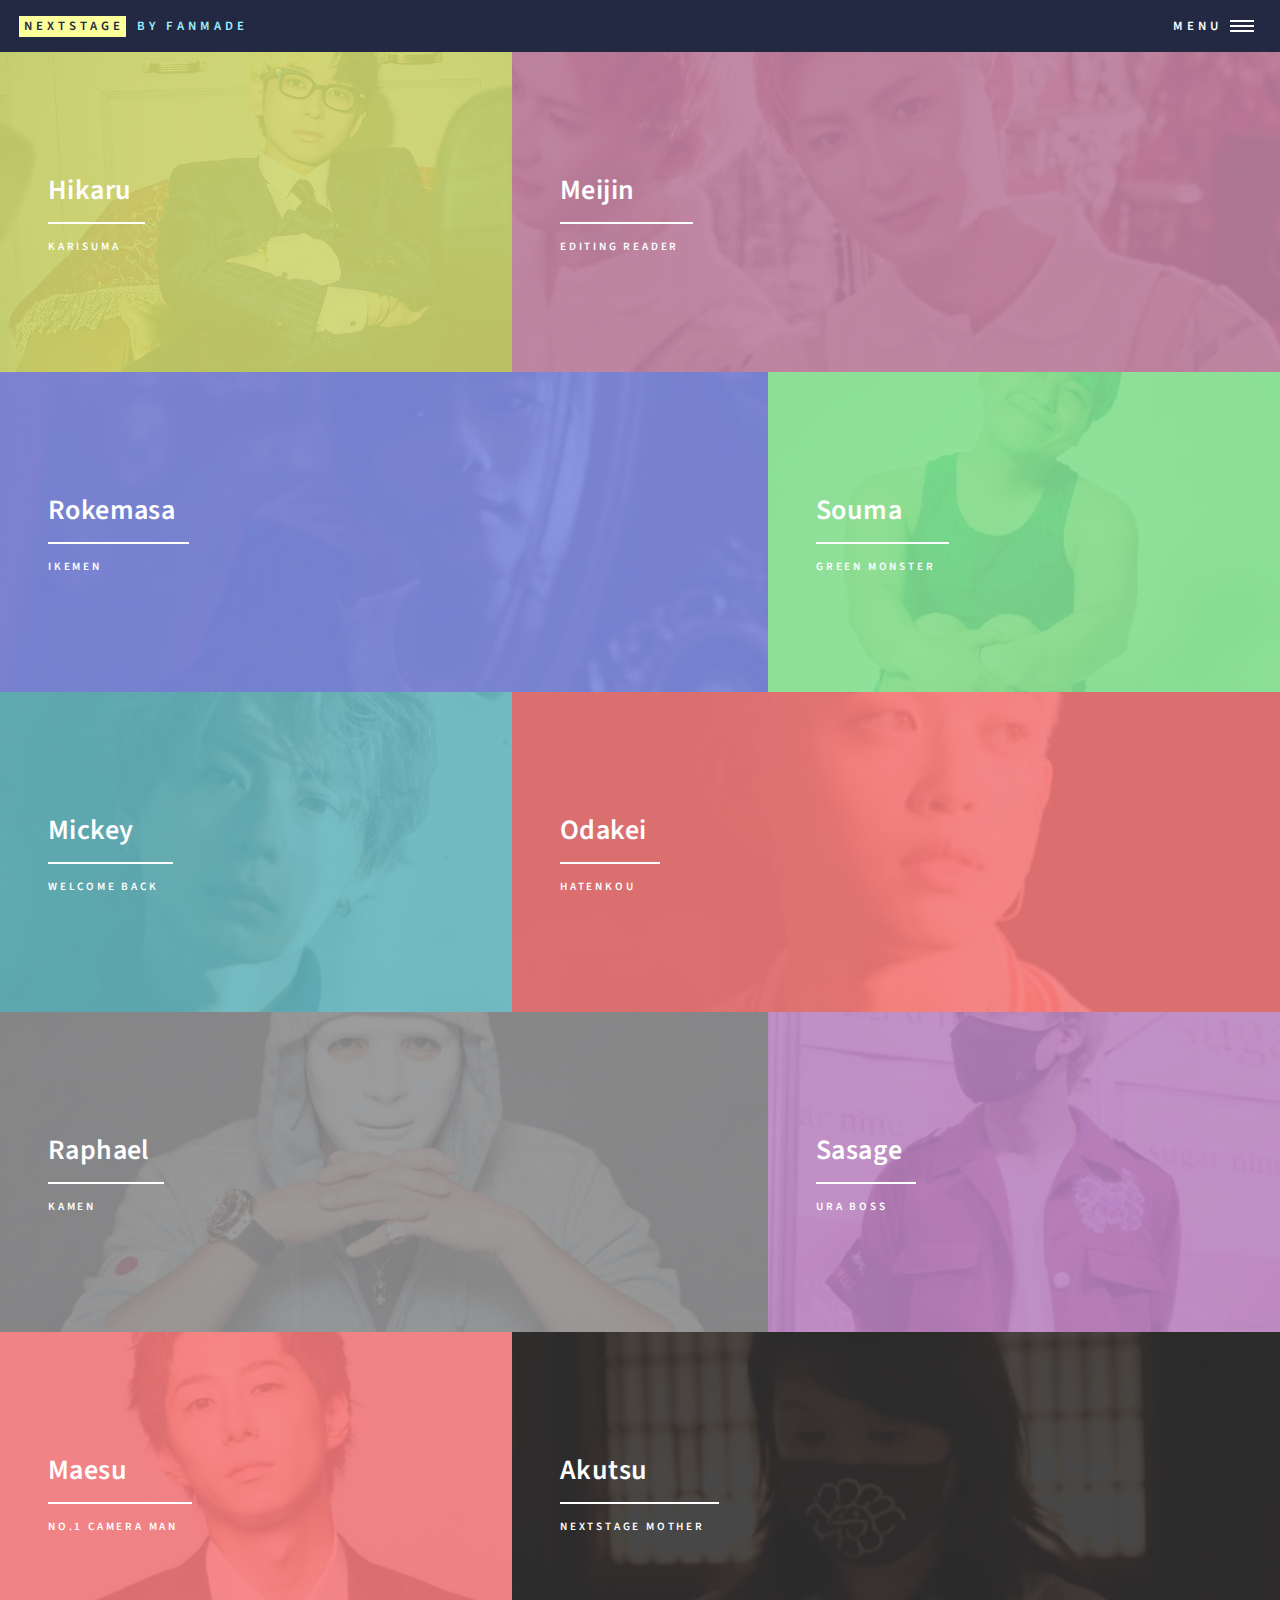
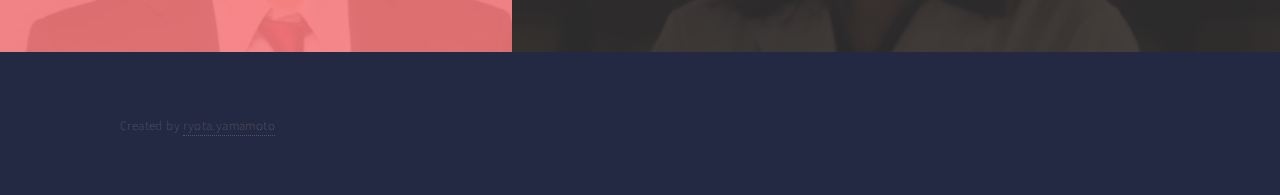
<file: index.html>
<!DOCTYPE HTML>
<!--
	Forty by HTML5 UP
	html5up.net | @ajlkn
	Free for personal and commercial use under the CCA 3.0 license (html5up.net/license)
-->
<html>
	<head>
		<title>NextStage</title>
		<meta charset="utf-8" />
		<meta name="viewport" content="width=device-width, initial-scale=1, user-scalable=no" />
		<meta name="twitter:card" content="summary" />
		<meta name="twitter:site" content="@flickr" />
		<meta name="twitter:title" content="NextStage非公式サイト" />
		<meta name="twitter:description" content="新生ネクストステージ非公式サイト。ヒカルファンの@tadanonextfanが勝手に作った。随時サイト更新中" />
		<meta name="twitter:image" content="https://nextstage-fan.github.io/NEXTSTAGE/images/nextstage.png" />
		<link rel="stylesheet" href="assets/css/main.css" />
		<link rel="icon" href="images/nextstage.png">
		<noscript><link rel="stylesheet" href="assets/css/noscript.css" /></noscript>
	</head>
	<body class="is-preload">

		<!-- Wrapper -->
			<div id="wrapper">

				<!-- Header -->
					<header id="header" class="alt">
						<a href="index.html" class="logo"><strong>NEXTSTAGE</strong> <span>By FanMade</span></a>
						<nav>
							<a href="#menu">Menu</a>
						</nav>
					</header>

				<!-- Menu -->
					<nav id="menu">
						<ul class="links">
							<li><a href="hikaru.html">Hikaru</a></li>
							<li><a href="meijin.html">Meijin</a></li>
							<li><a href="rokemasa.html">Rokemasa</a></li>
							<li><a href="souma.html">Souma</a></li>
							<li><a href="mickey.html">Mickey</a></li>
							<li><a href="odakei.html">Odakei</a></li>
							<li><a href="raphael.html">Raphael</a></li>
						</ul>
					</nav>
				<!-- Main -->
					<div id="main">

						<!-- One -->
							<section id="one" class="tiles">
								<article>
									<span class="image">
										<img src="images/hikaru.png" alt="" />
									</span>
									<header class="major">
										<h3><a href="hikaru.html" class="link">Hikaru</a></h3>
										<p>Karisuma</p>
									</header>
								</article>
								<article>
									<span class="image">
										<img src="images/meijin.jpg" alt="" />
									</span>
									<header class="major">
										<h3><a href="meijin.html" class="link">Meijin</a></h3>
										<p>Editing reader</p>
									</header>
								</article>
								<article>
									<span class="image">
										<img src="images/rokemasa.jpg" alt="" />
									</span>
									<header class="major">
										<h3><a href="rokemasa.html" class="link">Rokemasa</a></h3>
										<p>Ikemen</p>
									</header>
								</article>
								<article>
									<span class="image">
										<img src="images/souma.jpg" alt="" />
									</span>
									<header class="major">
										<h3><a href="souma.html" class="link">Souma</a></h3>
										<p>Green Monster</p>
									</header>
								</article>
								<article>
									<span class="image">
										<img src="images/mickey.jpg" alt="" />
									</span>
									<header class="major">
										<h3><a href="mickey.html" class="link"></a>Mickey</h3>
										<p>Welcome back</p>
									</header>
								</article>
								<article>
									<span class="image">
										<img src="images/odakei.jpg" alt="" />
									</span>
									<header class="major">
										<h3><a href="odakei.html" class="link">Odakei</a></h3>
										<p>Hatenkou</p>
									</header>
								</article>
								<article>
									<span class="image">
										<img src="images/raphael.png" alt="" />
									</span>
									<header class="major">
										<h3><a href="raphael.html" class="link">Raphael</a></h3>
										<p>Kamen</p>
									</header>
								</article>
								
								<article>
									<span class="image">
										<img src="images/sasage.jpg" alt="" />
									</span>
									<header class="major">
										<h3><!--<a href="sasage.html" class="link"></a>-->Sasage</h3>
										<p>Ura Boss</p>
									</header>
								</article>
								<article>
									<span class="image">
										<img src="images/maessan.jpg" alt="" />
									</span>
									<header class="major">
										<h3><!--<a href="maesu.html" class="link"></a>-->Maesu</h3>
										<p>No.1 Camera man</p>
									</header>
								</article>
								<article>
									<span class="image">
										<img src="images/Akutsu.png" alt="" />
									</span>
									<header class="major">
										<h3><!--<a href="akutsu.html" class="link"></a>-->Akutsu</h3>
										<p>NEXTSTAGE Mother</p>
									</header>
								</article>
							</section>
					</div>

				<!-- Footer -->
					<footer id="footer">
						<div class="inner">
							<ul class="copyright">
								<li>Created by <a href="https://twitter.com/tadanonextfan" target="_blank">ryota.yamamoto</a></li>
							</ul>
						</div>
					</footer>
			</div>

		<!-- Scripts -->
			<script src="assets/js/jquery.min.js"></script>
			<script src="assets/js/jquery.scrolly.min.js"></script>
			<script src="assets/js/jquery.scrollex.min.js"></script>
			<script src="assets/js/browser.min.js"></script>
			<script src="assets/js/breakpoints.min.js"></script>
			<script src="assets/js/util.js"></script>
			<script src="assets/js/main.js"></script>
	</body>
</html>
</file>
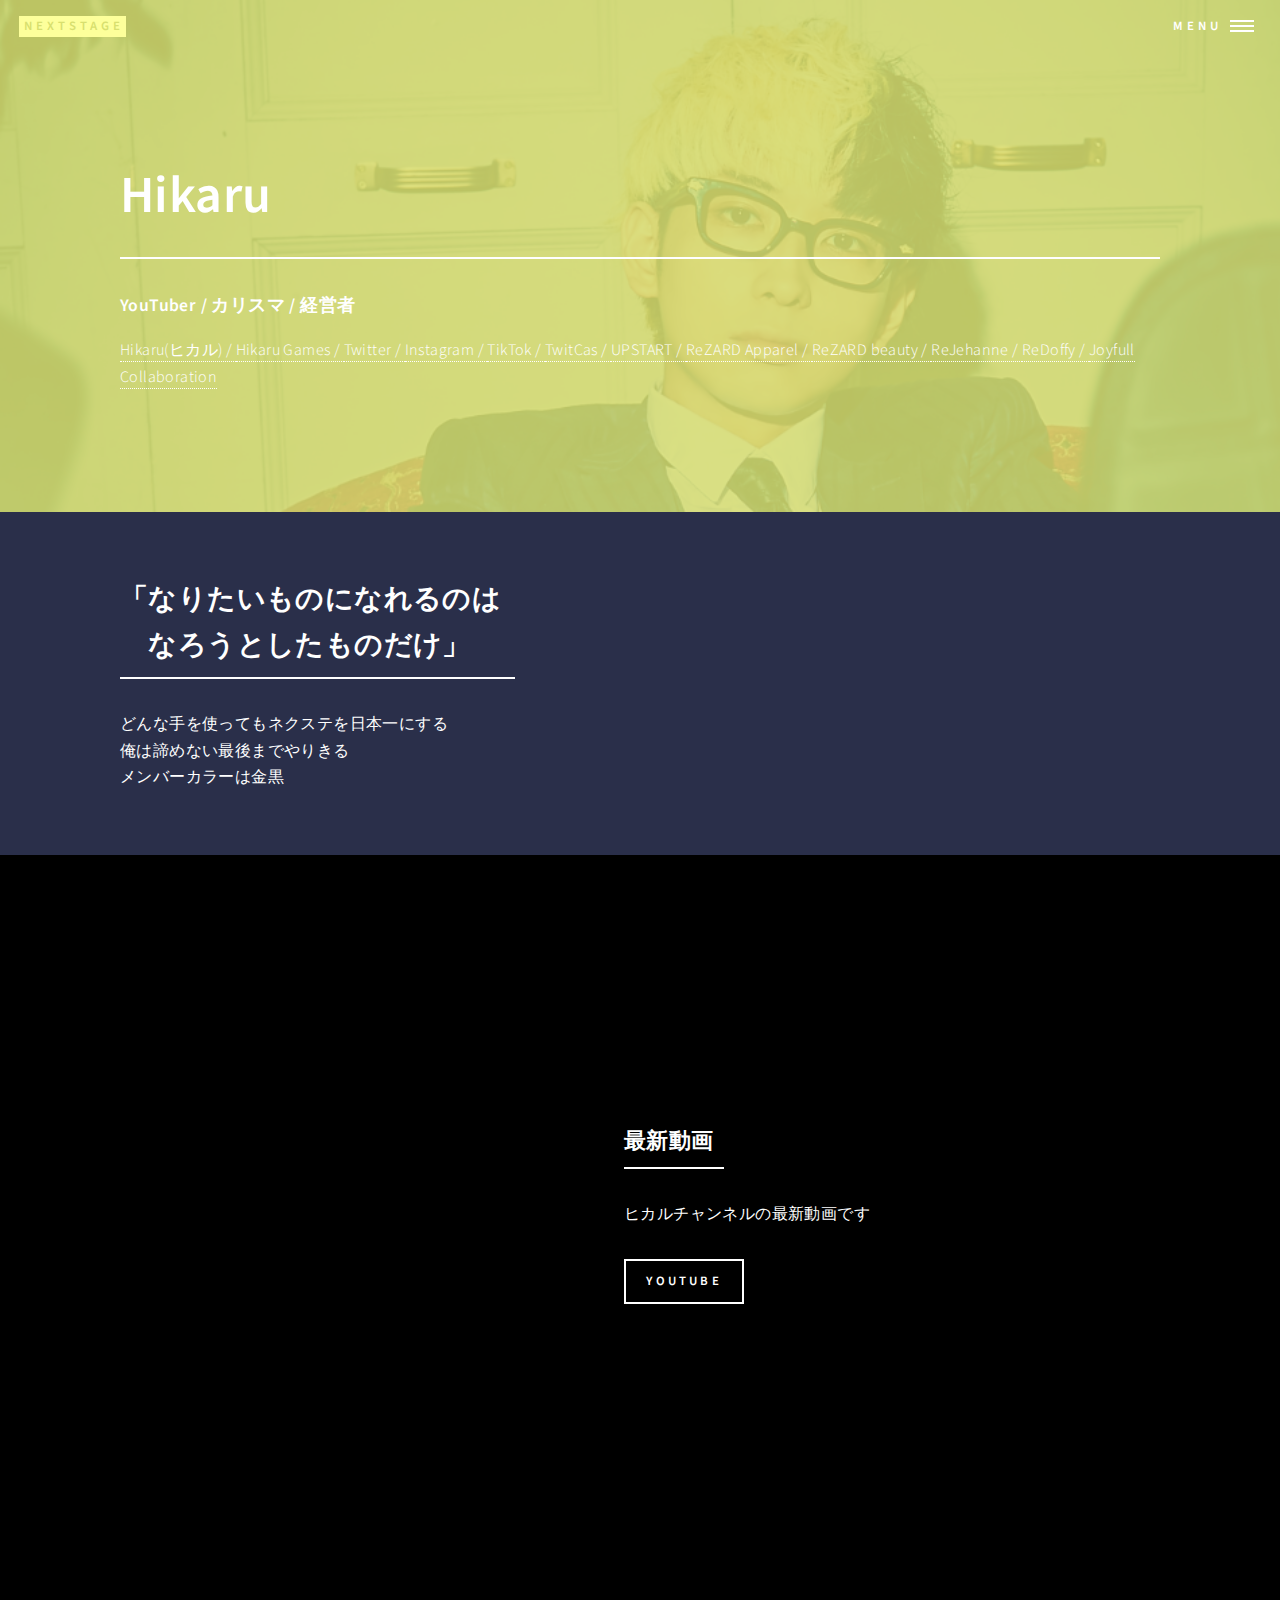
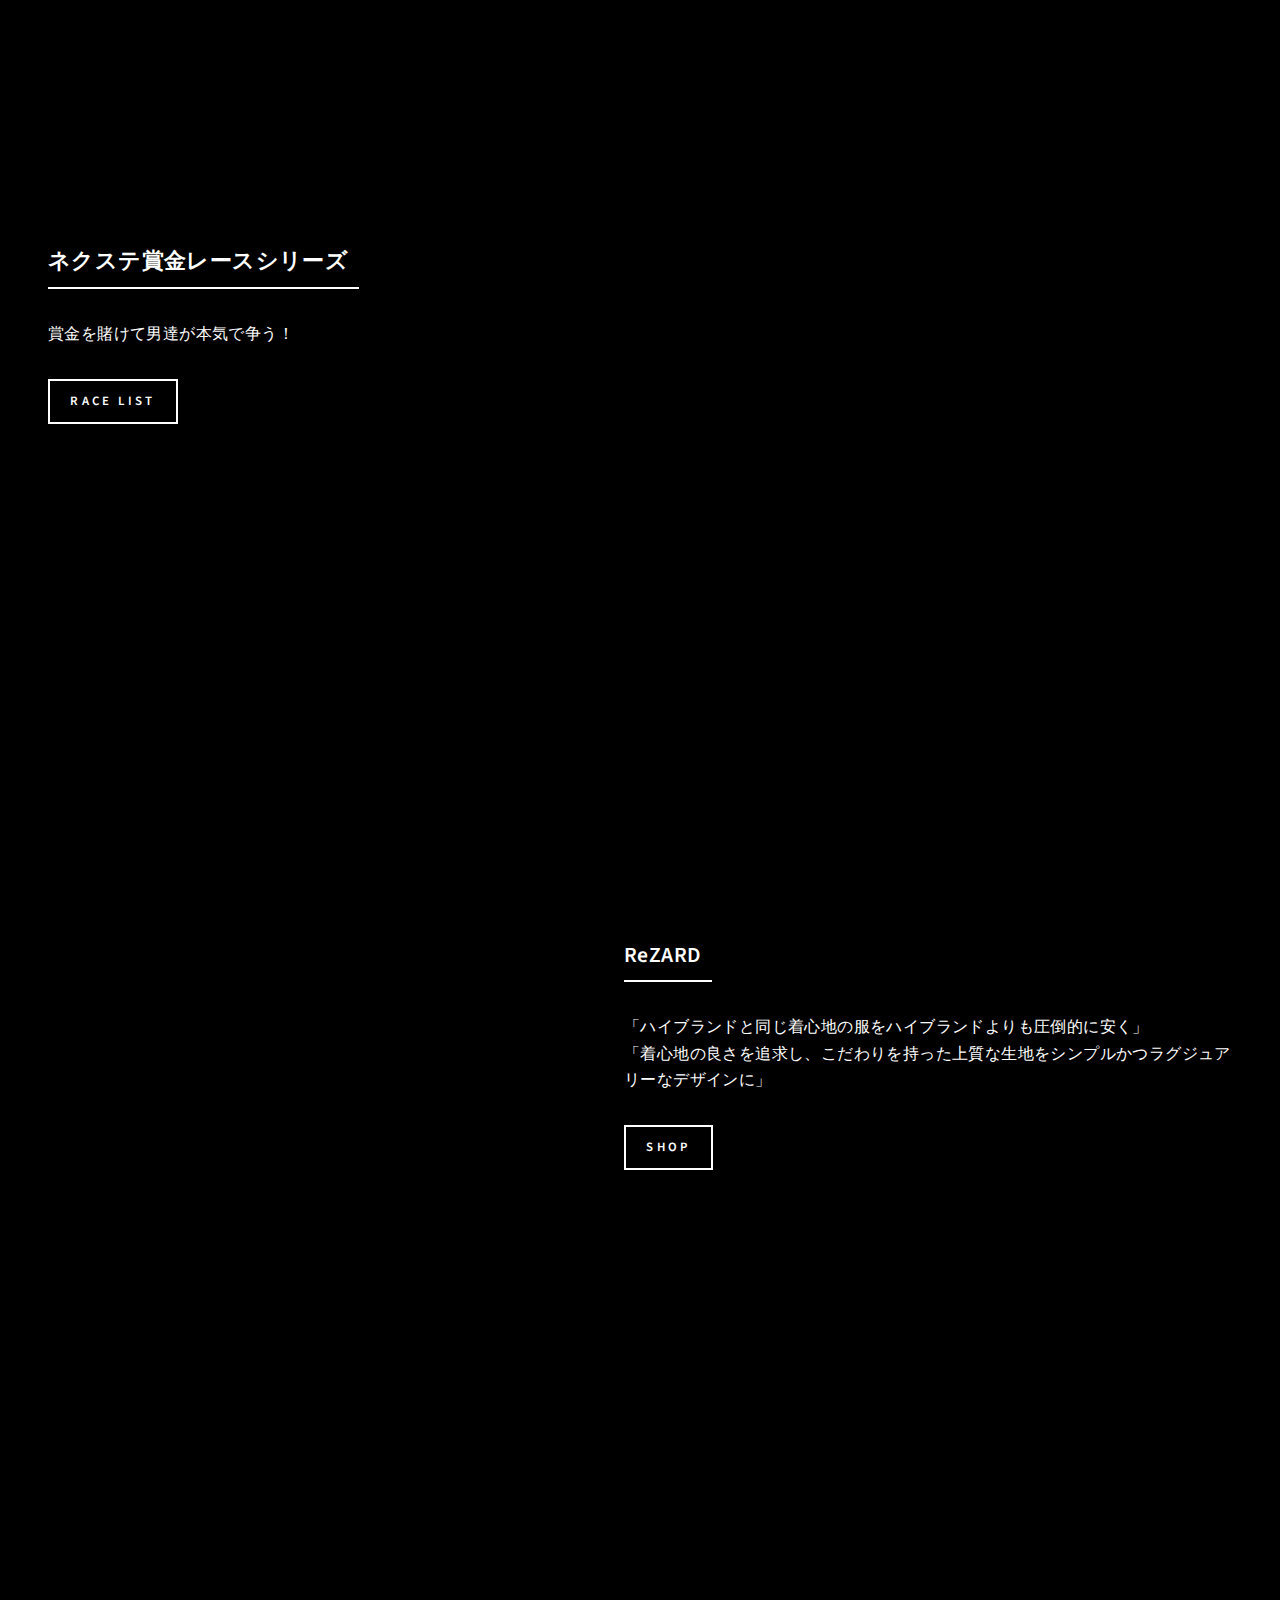
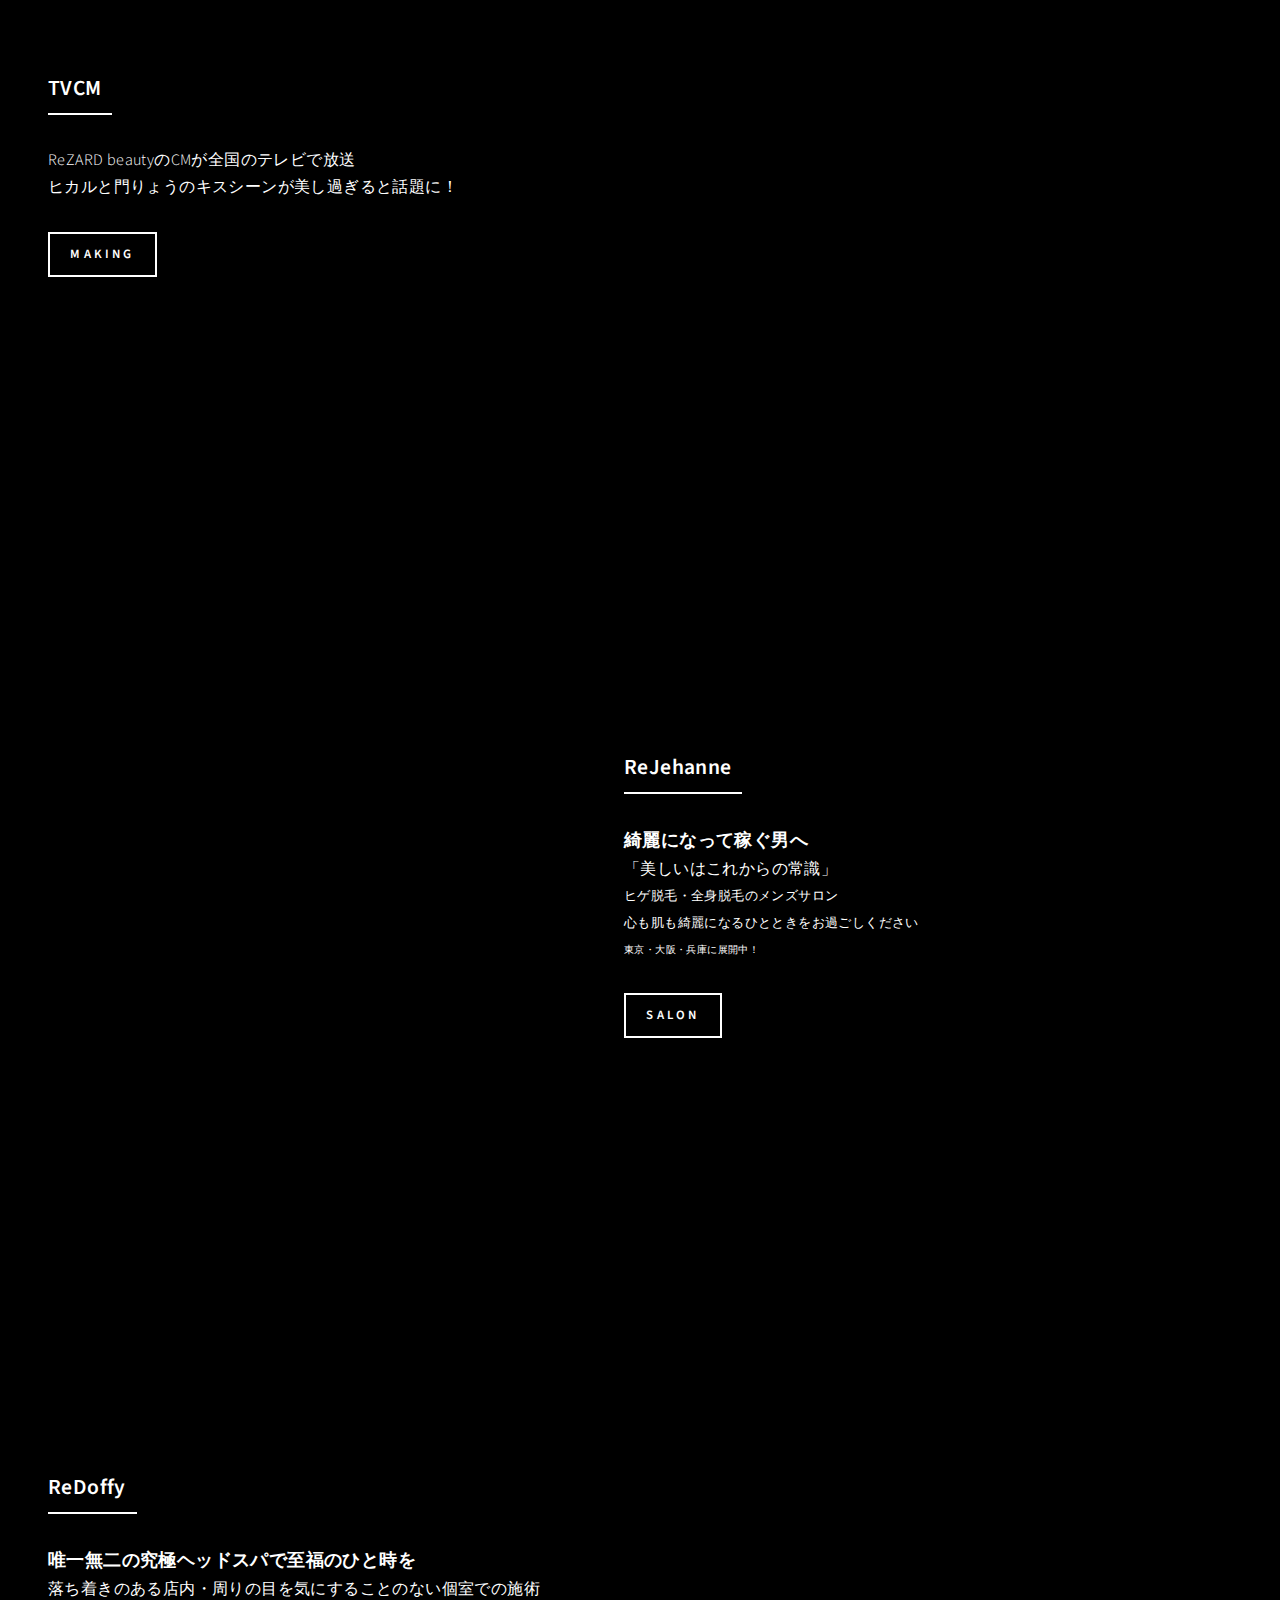
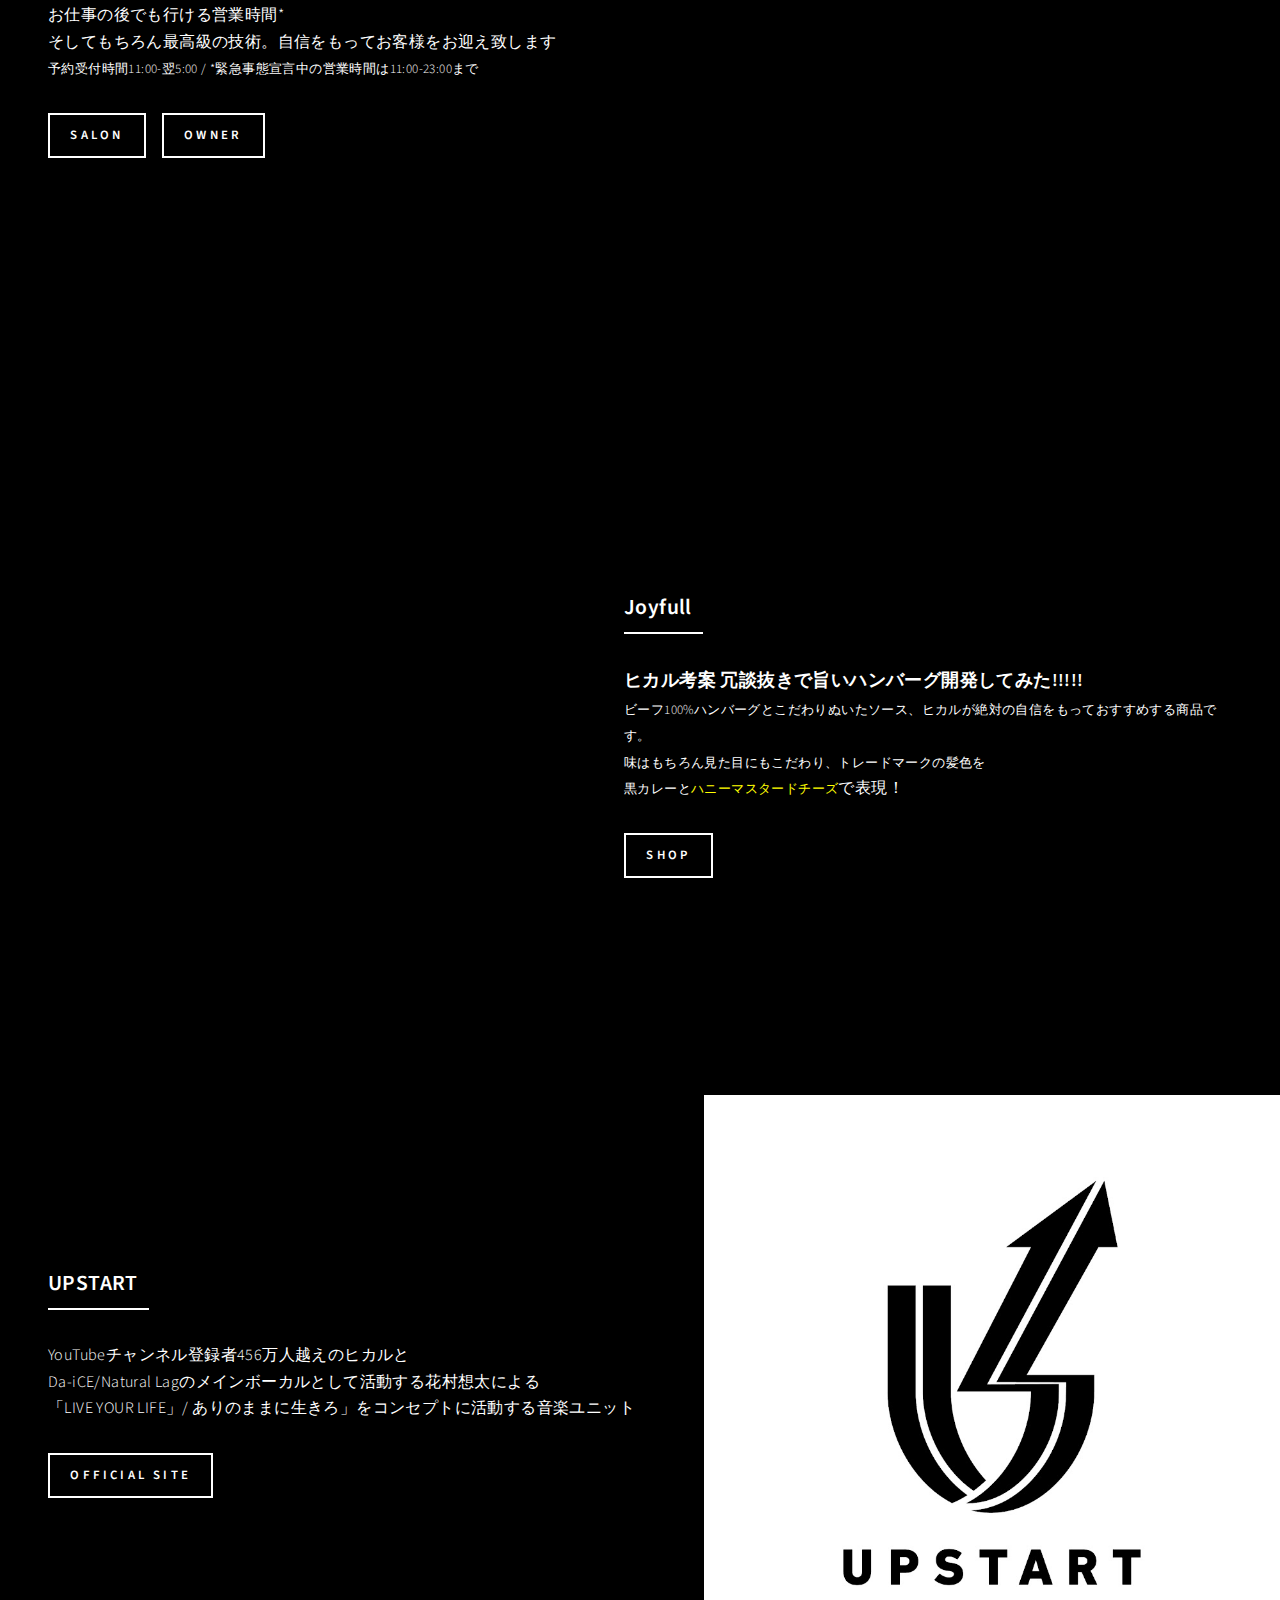
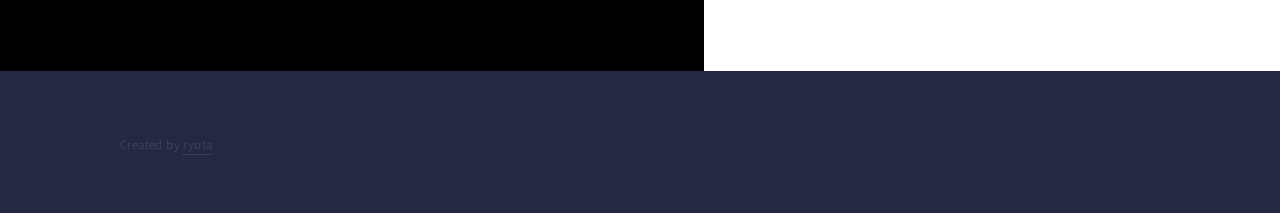
<file: hikaru.html>
<!DOCTYPE HTML>
<!--
	Forty by HTML5 UP
	html5up.net | @ajlkn
	Free for personal and commercial use under the CCA 3.0 license (html5up.net/license)
-->
<html>
	<head>
		<title>Hikaru</title>
		<meta charset="utf-8" />
		<meta name="viewport" content="width=device-width, initial-scale=1, user-scalable=no" />
		<link rel="stylesheet" href="assets/css/main.css" />
		<link rel="icon" href="images/hikaru.png">
		<noscript><link rel="stylesheet" href="assets/css/noscript.css" /></noscript>
	</head>
	<body class="is-preload">

		<!-- Wrapper -->
			<div id="wrapper">

				<!-- Header -->
				<!-- Note: The "styleN" class below should match that of the banner element. -->
					<header id="header" class="alt style1">
						<a href="index.html" class="logo"><strong>NEXTSTAGE</strong></a>
						<nav>
							<a href="#menu">Menu</a>
						</nav>
					</header>

				<!-- Menu -->
					<nav id="menu">
						<ul class="links">
							<li><a href="index.html">Top</a></li>
							<li><a href="hikaru.html">Hikaru</a></li>
							<li><a href="meijin.html">Meijin</a></li>
							<li><a href="rokemasa.html">Rokemasa</a></li>
							<li><a href="souma.html">Souma</a></li>
							<li><a href="#">Mickey</a></li>
							<li><a href="odakei.html">Odakei</a></li>
							<li><a href="raphael.html">Raphael</a></li>
						</ul>
					</nav>

				<!-- Banner -->
				<!-- Note: The "styleN" class below should match that of the header element. -->
					<section id="banner" class="alt style1">
						<div class="inner">
							<span class="image">
								<img src="images/hikaru.png" alt="" />
							</span>
							<header class="major">
								<h1>Hikaru</h1>
							</header>
							<div class="major">
								<h4>YouTuber / カリスマ / 経営者</h3>
								<p>
									<a href="https://www.youtube.com/channel/UCaminwG9MTO4sLYeC3s6udA" target="_blank">Hikaru(ヒカル) / </a>
									<a href="https://www.youtube.com/user/kinnpatuhikaru" target="_blank">Hikaru Games / </a>
									<a href="https://twitter.com/kinnpatuhikaru" target="_blank">Twitter / </a>
									<a href="https://www.instagram.com/tadanokarisuma/" target="_blank">Instagram / </a>
									<a href="https://www.tiktok.com/@hikarukinnpatu" target="_blank">TikTok / </a>
									<a href="https://twitcasting.tv/kinnpatuhikaru" target="_blank">TwitCas / </a>
									<a href="https://avex.jp/UPSTART/" target="_blank">UPSTART / </a>
									<a href="https://rezard.jp/apparel/" target="_blank">ReZARD Apparel / </a>
									<a href="https://rezard.jp/beauty/" target="_blank">ReZARD beauty / </a>
									<a href="https://rejehanne.jp/" target="_blank">ReJehanne / </a>
									<a href="https://redoffy.jp/" target="_blank">ReDoffy / </a>
									<a href="https://www.joyfull.co.jp/cp/hikaru/" target="_blank">Joyfull Collaboration</a>
								</p>
							</div>
						</div>
					</section>

				<!-- Main -->
					<div id="main">

						<!-- Comment -->
							<section id="one">
								<div class="inner">
									<header class="major">
										<h2>
											「なりたいものになれるのは<br>
											　なろうとしたものだけ」
										</h2>
									</header>
									<p>
										どんな手を使ってもネクステを日本一にする<br>
										俺は諦めない最後までやりきる<br>
										メンバーカラーは金黒
									</p>
								</div>
							</section>

						<!-- List -->
							<section id="two" class="spotlights">
								<!--最新動画-->
								<section>
									<div class="flex-video">
										<iframe width="560" height="315" src="https://www.youtube.com/embed/?list=UUaminwG9MTO4sLYeC3s6udA" frameborder="0" allowfullscreen></iframe>
									</div>
									<div class="content">
										<div class="inner">
											<header class="major">
												<h3>最新動画</h3>
											</header>
											<p>
												ヒカルチャンネルの最新動画です<br>
											</p>
											<ul class="actions">
												<li><a href="https://www.youtube.com/channel/UCaminwG9MTO4sLYeC3s6udA" class="button" target="_blank">YouTube</a></li>
											</ul>
										</div>
									</div>
								</section>
								<!--賞金レース-->
								<section>
									<div class="flex-video">
										<iframe width="560" height="315" src="https://www.youtube.com/embed/videoseries?list=PLcxHm0kSGuEDs4PiMQFPe2hgBZr4gCZVf" title="YouTube video player" frameborder="0" allow="accelerometer; autoplay; clipboard-write; encrypted-media; gyroscope; picture-in-picture" allowfullscreen></iframe>
									</div>
									<div class="content">
										<div class="inner">
											<header class="major">
												<h3>ネクステ賞金レースシリーズ</h3>
											</header>
											<p>
												賞金を賭けて男達が本気で争う！
											</p>
											<ul class="actions">
												<li><a href="https://youtube.com/playlist?list=PLcxHm0kSGuEDs4PiMQFPe2hgBZr4gCZVf" class="button" target="_blank">RACE LIST</a></li>
											</ul>
										</div>
									</div>
								</section>
								<!--ReZARD-->
								<section>
									<div class="flex-video">
										<iframe width="560" height="315" src="https://www.youtube.com/embed/dIC-Rg8iGLc" title="YouTube video player" frameborder="0" allow="accelerometer; autoplay; clipboard-write; encrypted-media; gyroscope; picture-in-picture" allowfullscreen></iframe>
									</div>
									<div class="content">
										<div class="inner">
											<header class="major">
												<h3>ReZARD</h3>
											</header>
											<p>
												「ハイブランドと同じ着心地の服をハイブランドよりも圧倒的に安く」<br>
												「着心地の良さを追求し、こだわりを持った上質な生地をシンプルかつラグジュアリーなデザインに」
											</p>
											<ul class="actions">
												<li><a href="https://rezard.jp/" class="button" target="_blank">SHOP</a></li>
											</ul>
										</div>
									</div>
								</section>
								<!--ReZARD beauty-->
								<section>
									<div class="flex-video">
										<iframe width="560" height="315" src="https://www.youtube.com/embed/fcc4cH5ZIRA" title="YouTube video player" frameborder="0" allow="accelerometer; autoplay; clipboard-write; encrypted-media; gyroscope; picture-in-picture" allowfullscreen></iframe>
									</div>
									<div class="content">
										<div class="inner">
											<header class="major">
												<h3>TVCM</h3>
											</header>
											<p>
												ReZARD beautyのCMが全国のテレビで放送<br>
												ヒカルと門りょうのキスシーンが美し過ぎると話題に！
											</p>
											<ul class="actions">
												<li><a href="https://youtu.be/kViksYknIuA" class="button" target="_blank">Making</a></li>
											</ul>
										</div>
									</div>
								</section>
								<!--ReJehanne-->
								<section>
									<div class="flex-video">
										<iframe width="560" height="315" src="https://www.youtube.com/embed/sZCypmqNBJs" title="YouTube video player" frameborder="0" allow="accelerometer; autoplay; clipboard-write; encrypted-media; gyroscope; picture-in-picture" allowfullscreen></iframe>
									</div>
									<div class="content">
										<div class="inner">
											<header class="major">
												<h3>ReJehanne</h3>
											</header>
											<p>
												<font size="4"><b>綺麗になって稼ぐ男へ</b></font><br>
												「美しいはこれからの常識」<br>
											 	<font size="2">ヒゲ脱毛・全身脱毛のメンズサロン<br>
												心も肌も綺麗になるひとときをお過ごしください<br></font>
												<font size="1">東京・大阪・兵庫に展開中！</font>
											</p>
											<ul class="actions">
												<li><a href="https://rejehanne.jp/" class="button" target="_blank">SALON</a></li>
											</ul>
										</div>
									</div>
								</section>
								<!--ReDoffy-->
								<section>
									<div class="flex-video">
										<iframe width="560" height="315" src="https://www.youtube.com/embed/D8x60hFwpNk" title="YouTube video player" frameborder="0" allow="accelerometer; autoplay; clipboard-write; encrypted-media; gyroscope; picture-in-picture" allowfullscreen></iframe>
									</div>
									<div class="content">
										<div class="inner">
											<header class="major">
												<h3>ReDoffy</h3>
											</header>
											<p>
												<b><font size="4">唯一無二の究極ヘッドスパで至福のひと時を</font></b><br>
												落ち着きのある店内・周りの目を気にすることのない個室での施術<br>
												お仕事の後でも行ける営業時間*<br>
												そしてもちろん最高級の技術。自信をもってお客様をお迎え致します<br>
												<font size="2">予約受付時間11:00-翌5:00 / *緊急事態宣言中の営業時間は11:00-23:00まで</font> 
											</p>
											<ul class="actions">
												<li><a href="https://redoffy.jp/" class="button" target="_blank">SALON</a></li>
												<li><a href="https://twitter.com/taku_michelle" class="button" target="_blank">Owner</a></li>
											</ul>
										</div>
									</div>
								</section>
								<!--Joyfull-->
								<section>
									<div class="flex-video">
										<iframe width="560" height="315" src="https://www.youtube.com/embed/BOoVNGTzsGk" title="YouTube video player" frameborder="0" allow="accelerometer; autoplay; clipboard-write; encrypted-media; gyroscope; picture-in-picture" allowfullscreen></iframe>
									</div>
									<div class="content">
										<div class="inner">
											<header class="major">
												<h3>Joyfull</h3>
											</header>
											<p>
												<font size="4"><b>ヒカル考案 冗談抜きで旨いハンバーグ開発してみた!!!!!</b></font><br>
												<font size="2">ビーフ100%ハンバーグとこだわりぬいたソース、ヒカルが絶対の自信をもっておすすめする商品です。</font> <br>
												<font size="2">味はもちろん見た目にもこだわり、トレードマークの髪色を</font><br>
											 	<font size="2">黒カレーと</font><font size="2" color="yellow">ハニーマスタードチーズ</font>で表現！
											</p>
											<ul class="actions">
												<li><a href="https://www.joyfull.co.jp/sales/page/hikaru/" class="button" target="_blank">SHOP</a></li>
											</ul>
										</div>
									</div>
								</section>
								<!--UPSTART-->
								<section>
									<a href="https://www.youtube.com/channel/UCA3Kaux_L_HCXSG8ysw_RZg" class="image" target="_blank">
										<img src="images/upstart.jpg" alt="" data-position="top center" />
									</a>
									<div class="content">
										<div class="inner">
											<header class="major">
												<h3>UPSTART</h3>
											</header>
											<p>
												YouTubeチャンネル登録者456万人越えのヒカルと<br>
												Da-iCE/Natural Lagのメインボーカルとして活動する花村想太による<br>
												「LIVE YOUR LIFE」/ ありのままに生きろ」をコンセプトに活動する音楽ユニット
											</p>
											<ul class="actions">
												<li><a href="https://avex.jp/UPSTART/" class="button" target="_blank">Official Site</a></li>
											</ul>
										</div>
									</div>
								</section>
							</section>
					</div>

				<!-- Footer -->
					<footer id="footer">
						<div class="inner">
							<ul class="copyright">
								<li>Created by <a href="https://twitter.com/tadanonextfan" target="_blank">ryota</a></li>
							</ul>
						</div>
					</footer>
			</div>

		<!-- Scripts -->
			<script src="assets/js/jquery.min.js"></script>
			<script src="assets/js/jquery.scrolly.min.js"></script>
			<script src="assets/js/jquery.scrollex.min.js"></script>
			<script src="assets/js/browser.min.js"></script>
			<script src="assets/js/breakpoints.min.js"></script>
			<script src="assets/js/util.js"></script>
			<script src="assets/js/main.js"></script>
	</body>
</html>
</file>
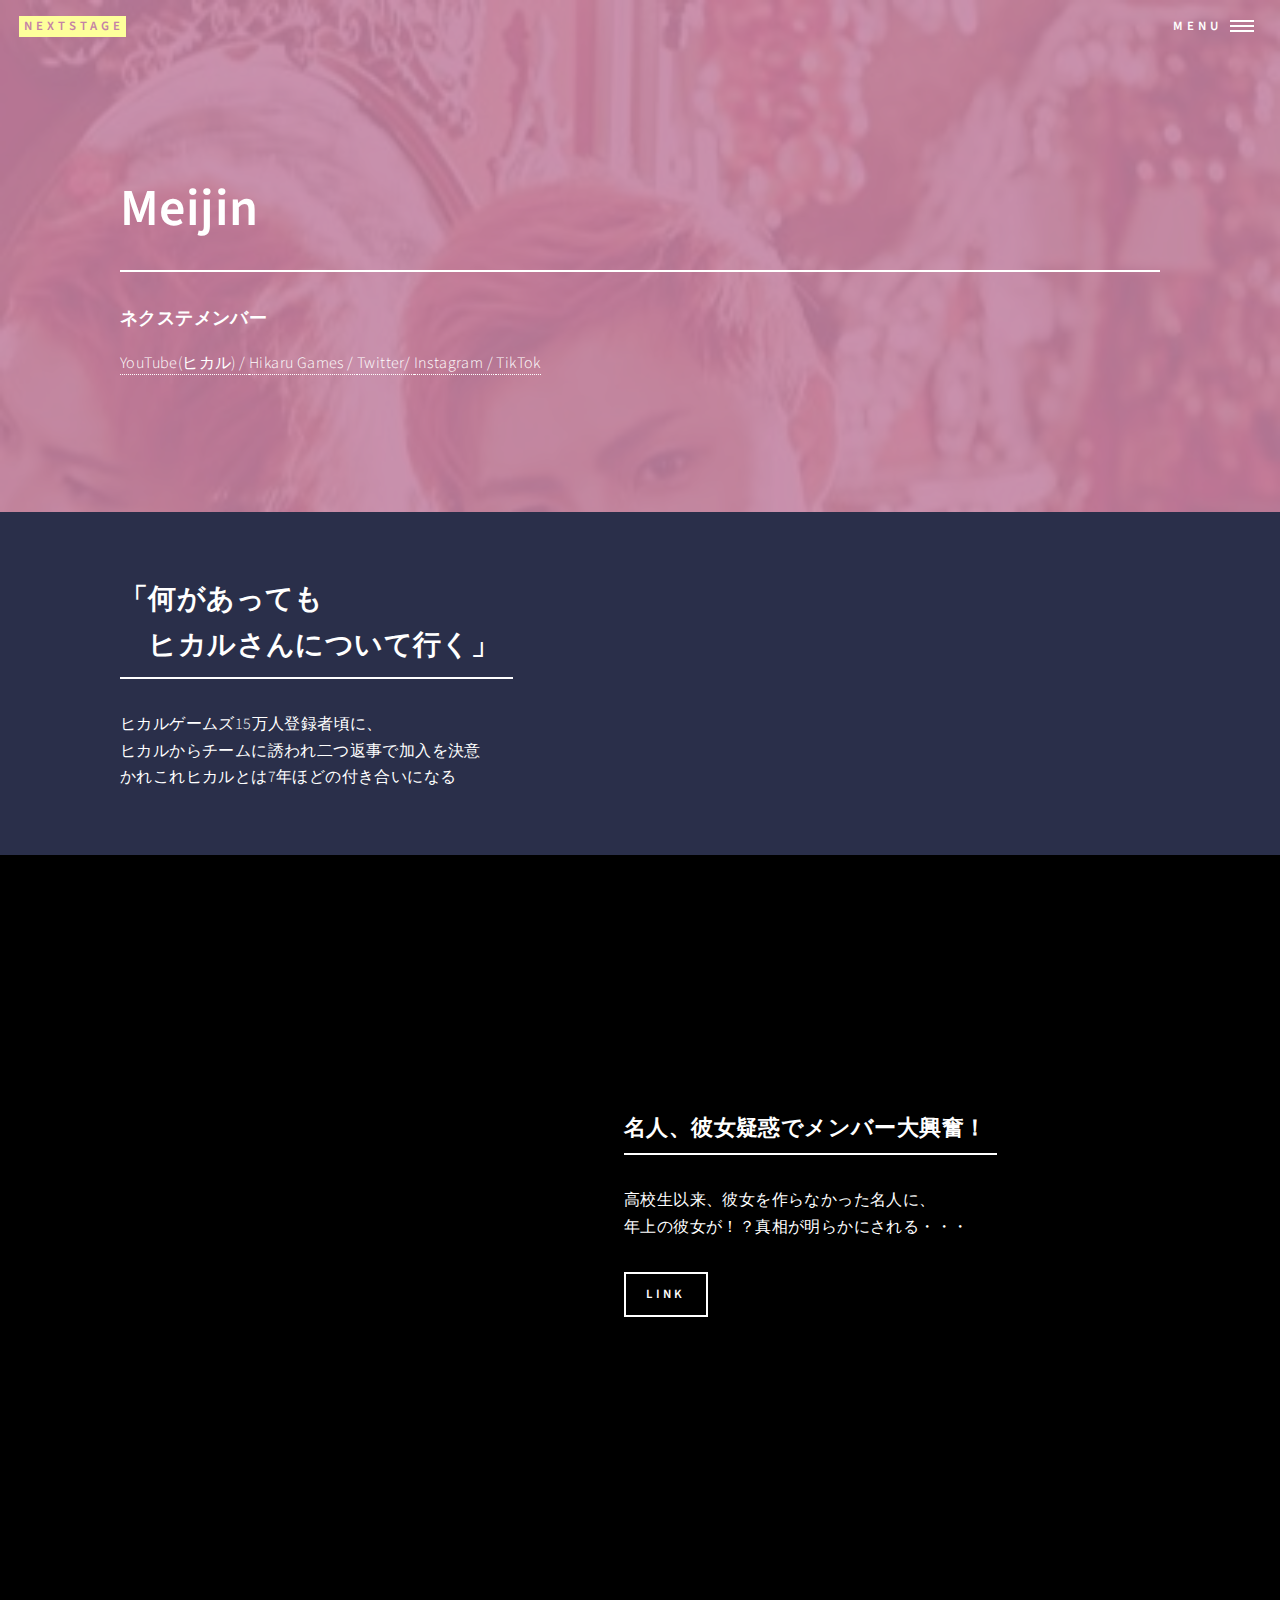
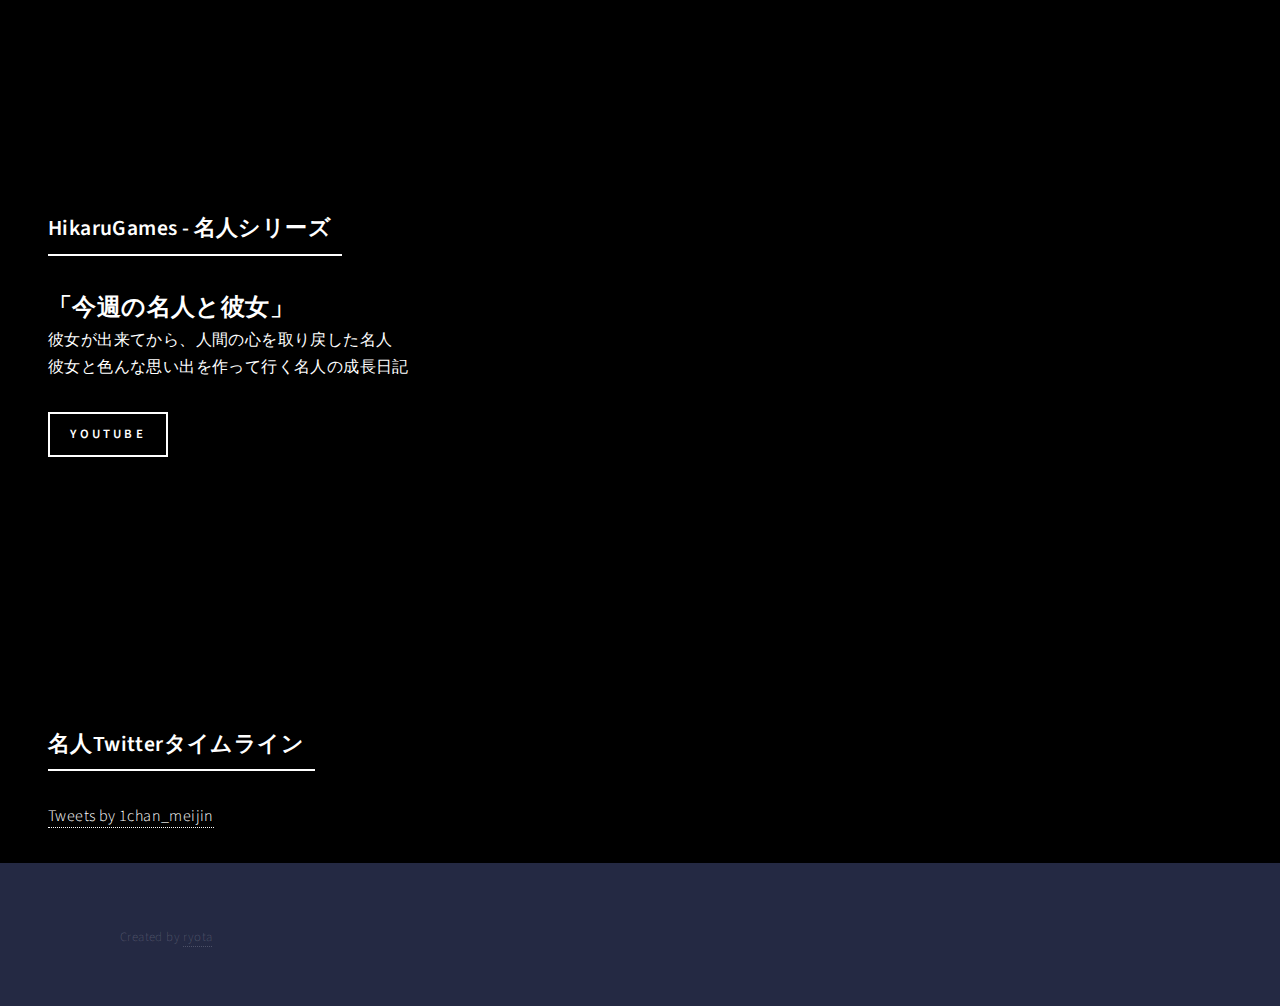
<file: meijin.html>
<!DOCTYPE HTML>
<!--
	Forty by HTML5 UP
	html5up.net | @ajlkn
	Free for personal and commercial use under the CCA 3.0 license (html5up.net/license)
-->
<html>
	<head>
		<title>Meijin</title>
		<meta charset="utf-8" />
		<meta name="viewport" content="width=device-width, initial-scale=1, user-scalable=no" />
		<link rel="stylesheet" href="assets/css/main.css" />
		<link rel="icon" href="images/meijin.jpg">
		<noscript><link rel="stylesheet" href="assets/css/noscript.css" /></noscript>
	</head>
	<body class="is-preload">

		<!-- Wrapper -->
			<div id="wrapper">

				<!-- Header -->
				<!-- Note: The "styleN" class below should match that of the banner element. -->
					<header id="header" class="alt style2">
						<a href="index.html" class="logo"><strong>NEXTSTAGE</strong></a>
						<nav>
							<a href="#menu">Menu</a>
						</nav>
					</header>

				<!-- Menu -->
					<nav id="menu">
						<ul class="links">
							<li><a href="index.html">Top</a></li>
							<li><a href="hikaru.html">Hikaru</a></li>
							<li><a href="meijin.html">Meijin</a></li>
							<li><a href="rokemasa.html">Rokemasa</a></li>
							<li><a href="souma.html">Souma</a></li>
							<li><a href="#">Mickey</a></li>
							<li><a href="odakei.html">Odakei</a></li>
							<li><a href="raphael.html">Raphael</a></li>
						</ul>
					</nav>

				<!-- Banner -->
				<!-- Note: The "styleN" class below should match that of the header element. -->
					<section id="banner" class="style2">
						<div class="inner">
							<span class="image">
								<img src="images/meijin.jpg" alt="" />
							</span>
							<header class="major">
								<h1>Meijin</h1>
							</header>
							<div class="major">
								<h4>ネクステメンバー</h3>
								<p>
									<a href="https://www.youtube.com/channel/UCaminwG9MTO4sLYeC3s6udA" target="_blank">YouTube(ヒカル) / </a>
									<a href="https://www.youtube.com/user/kinnpatuhikaru" target="_blank">Hikaru Games / </a>
									<a href="https://twitter.com/1chan_meijin" target="_blank">Twitter/ </a>
									<a href="https://www.instagram.com/meijin_next/" target="_blank">Instagram / </a>
									<a href="https://www.tiktok.com/@meijin_next_" target="_blank">TikTok</a>
								</p>
							</div>
						</div>
					</section>

				<!-- Main -->
					<div id="main">

						<!-- One -->
							<section id="one">
								<div class="inner">
									<header class="major">
										<h2>
											「何があっても<br>
											　ヒカルさんについて行く」
										</h2>
									</header>
									<p>
										ヒカルゲームズ15万人登録者頃に、<br>
										ヒカルからチームに誘われ二つ返事で加入を決意<br>
										かれこれヒカルとは7年ほどの付き合いになる
									</p>
								</div>
							</section>

						<!-- Two -->
							<section id="two" class="spotlights">
								<!-- 名人彼女発覚 -->
								<section>
									<div class="flex-video">
										<iframe width="560" height="315" src="https://www.youtube.com/embed/60VDH07UiS8" title="YouTube video player" frameborder="0" allow="accelerometer; autoplay; clipboard-write; encrypted-media; gyroscope; picture-in-picture" allowfullscreen></iframe>
									</div>
									<div class="content">
										<div class="inner">
											<header class="major">
												<h3>名人、彼女疑惑でメンバー大興奮！</h3>
											</header>
											<p>
												高校生以来、彼女を作らなかった名人に、<br>
												年上の彼女が！？真相が明らかにされる・・・
											</p>
											<ul class="actions">
												<li><a href="https://youtu.be/60VDH07UiS8" class="button" target="_blank">LINK</a></li>
											</ul>
										</div>
									</div>
								</section>
								<!-- 名人シリーズ -->
								<section>
									<div class="flex-video">
										<iframe width="560" height="315" src="https://www.youtube.com/embed/videoseries?list=PLveUBiAwNAeK6AXDmvBS8G4CIHrRBDjb5" title="YouTube video player" frameborder="0" allow="accelerometer; autoplay; clipboard-write; encrypted-media; gyroscope; picture-in-picture" allowfullscreen></iframe>
									</div>
									<div class="content">
										<div class="inner">
											<header class="major">
												<h3>HikaruGames - 名人シリーズ</h3>
											</header>
											<p>
												<b><font size="5">「今週の名人と彼女」</font></b><br>
												彼女が出来てから、人間の心を取り戻した名人<br>
												彼女と色んな思い出を作って行く名人の成長日記
											</p>
											<ul class="actions">
												<li><a href="https://youtube.com/playlist?list=PLveUBiAwNAeK6AXDmvBS8G4CIHrRBDjb5" class="button" target="_blank">YouTube</a></li>
											</ul>
										</div>
									</div>
								</section>
								<!-- 名人TwitterTimeline -->
								<section>
									<div class="content">
										<div class="inner">
											<header class="major">
												<h3>名人Twitterタイムライン</h3>
											</header>
											<p>
												<a class="twitter-timeline" data-height="500" href="https://twitter.com/1chan_meijin?ref_src=twsrc%5Etfw">Tweets by 1chan_meijin</a>
												<script async src="https://platform.twitter.com/widgets.js" charset="utf-8"></script>
											</p>
										</div>
									</div>
								</section>
							</section>
					</div>

				<!-- Footer -->
					<footer id="footer">
						<div class="inner">
							<ul class="copyright">
								<li>Created by <a href="https://twitter.com/tadanonextfan" target="_blank">ryota</a></li>
							</ul>
						</div>
					</footer>
			</div>

		<!-- Scripts -->
			<script src="assets/js/jquery.min.js"></script>
			<script src="assets/js/jquery.scrolly.min.js"></script>
			<script src="assets/js/jquery.scrollex.min.js"></script>
			<script src="assets/js/browser.min.js"></script>
			<script src="assets/js/breakpoints.min.js"></script>
			<script src="assets/js/util.js"></script>
			<script src="assets/js/main.js"></script>
	</body>
</html>
</file>
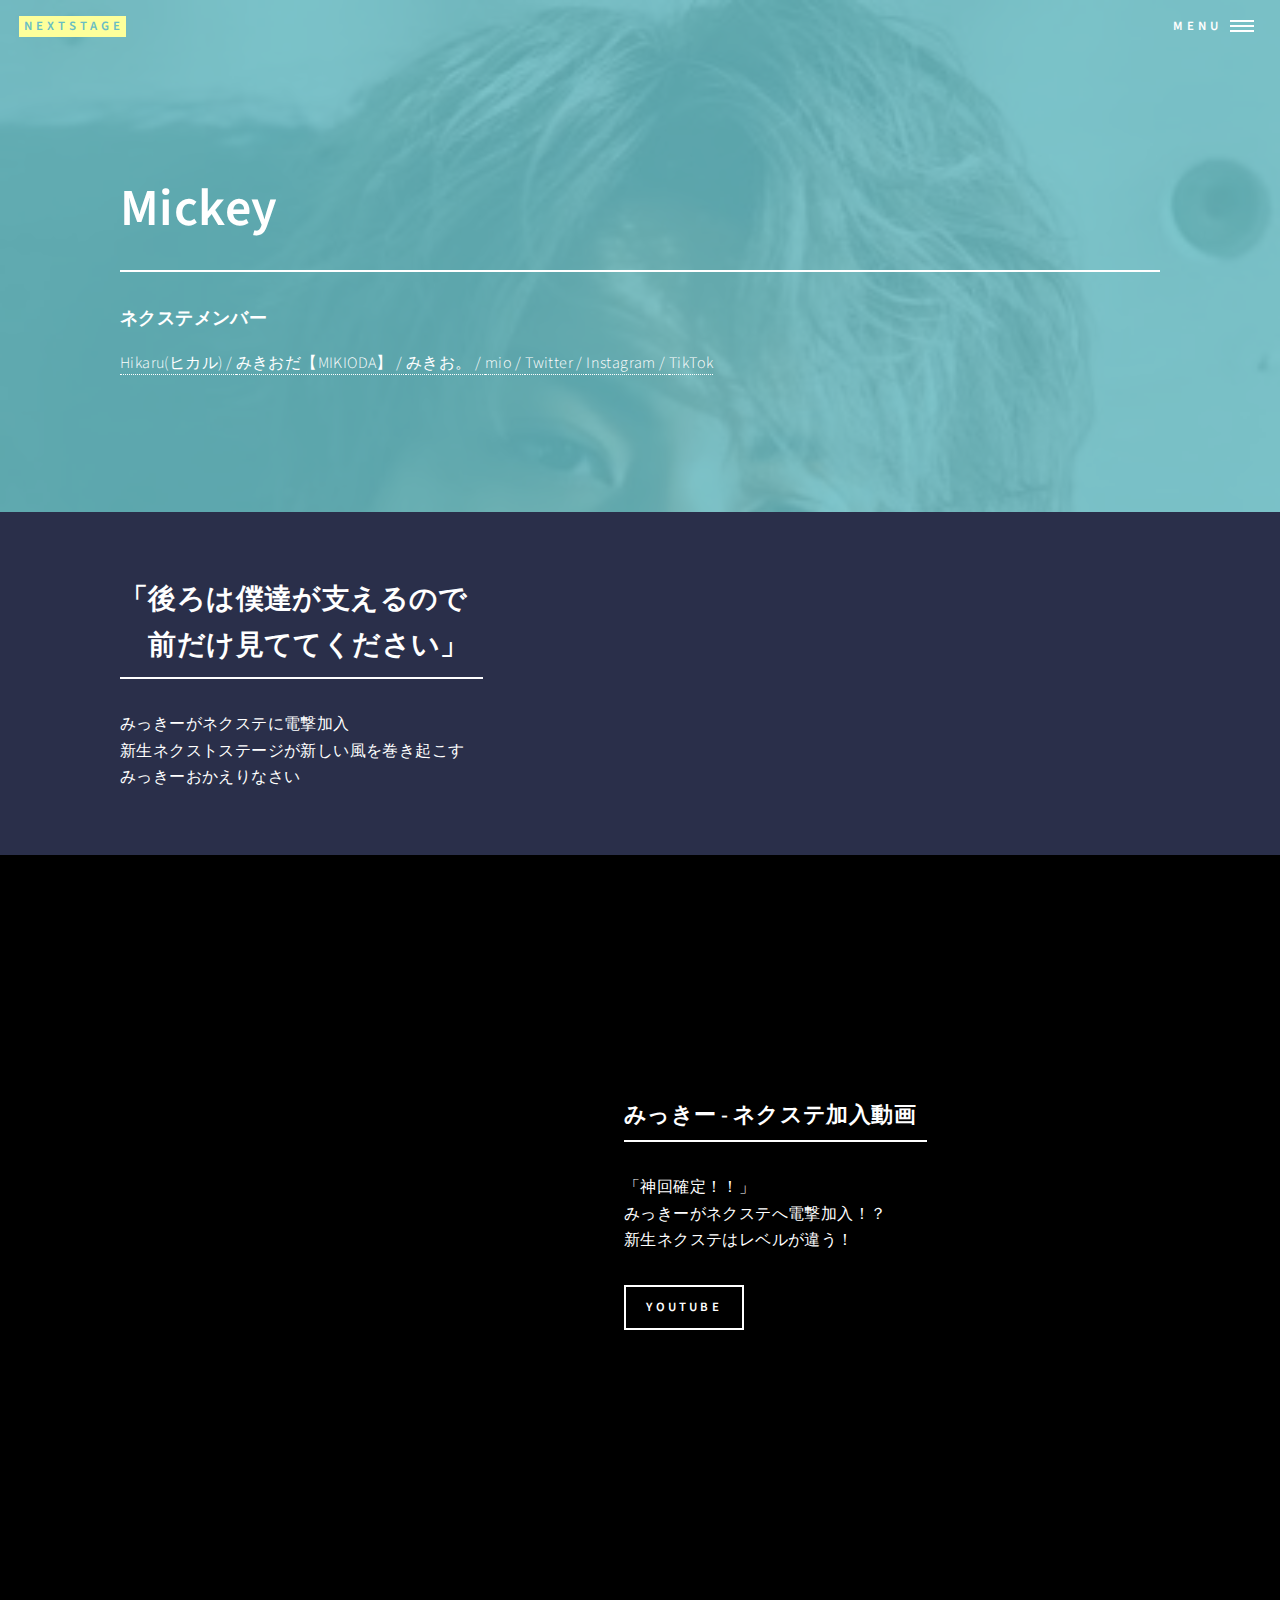
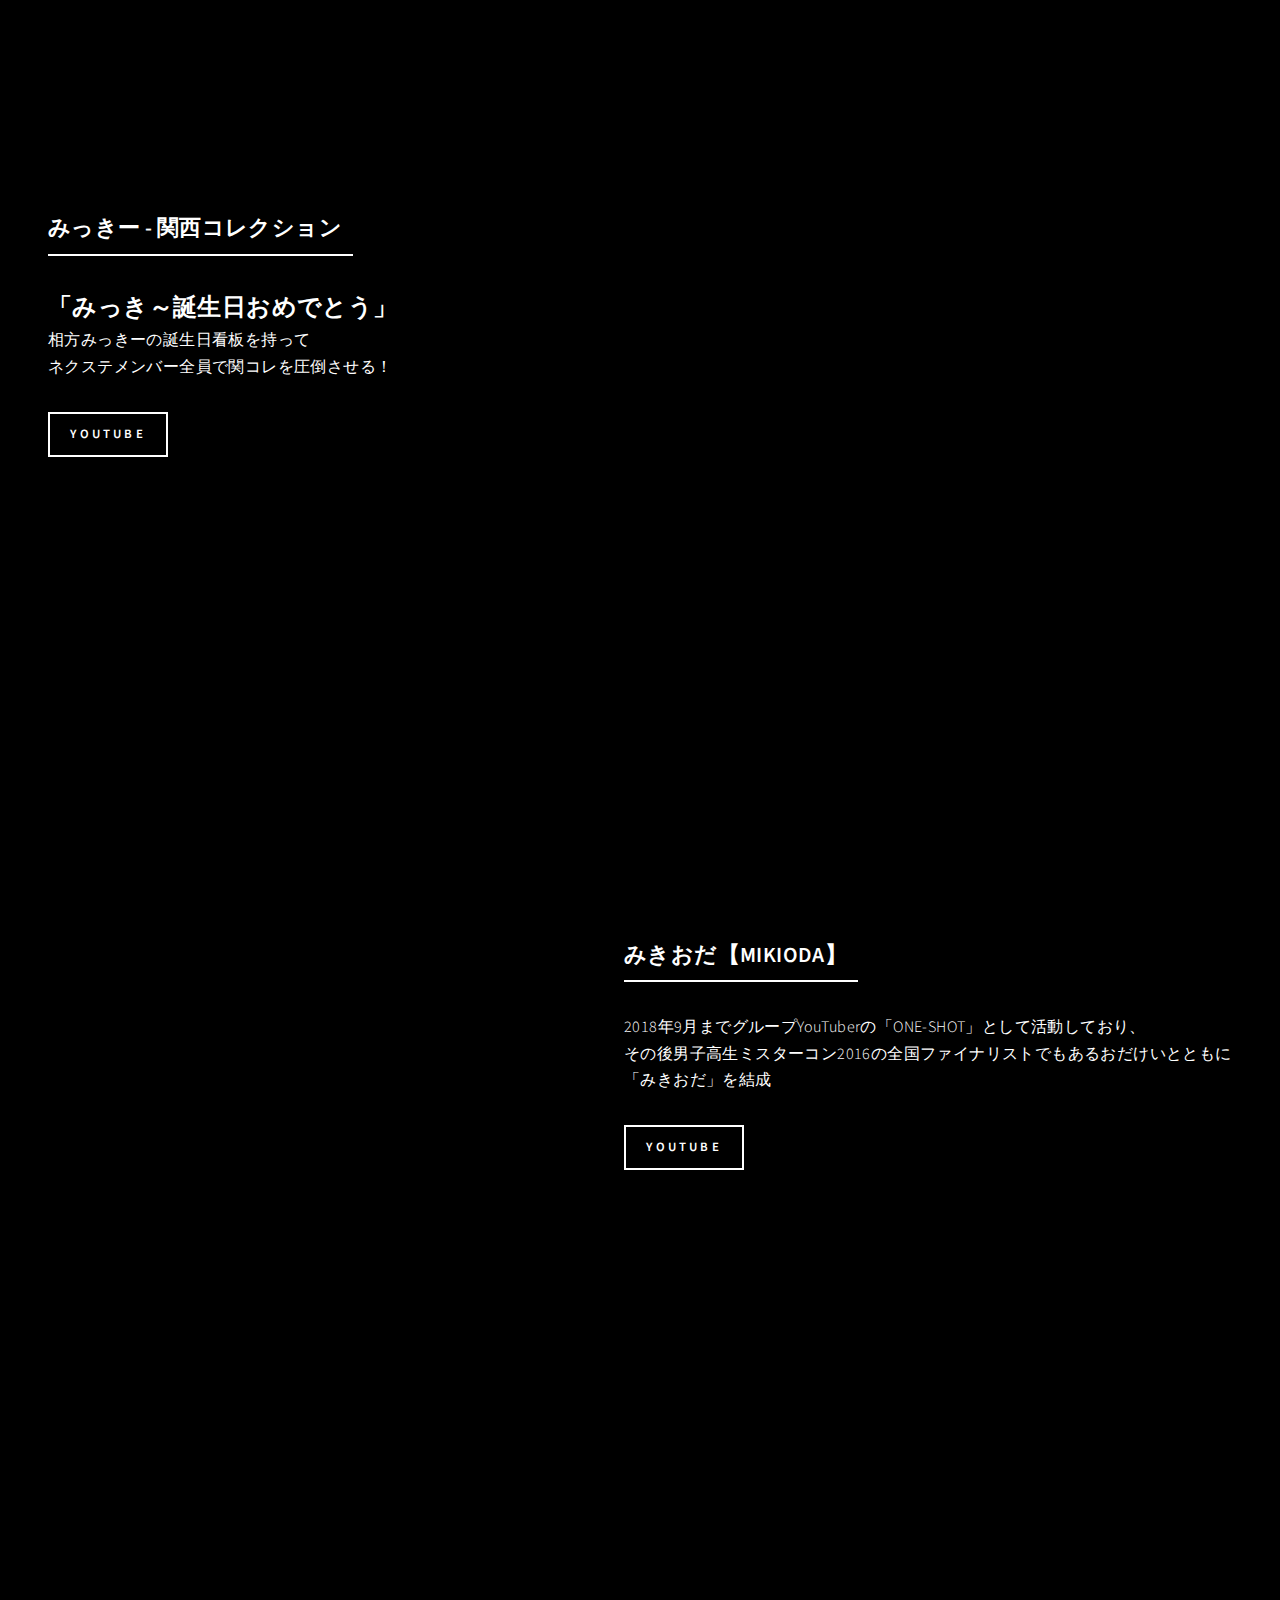
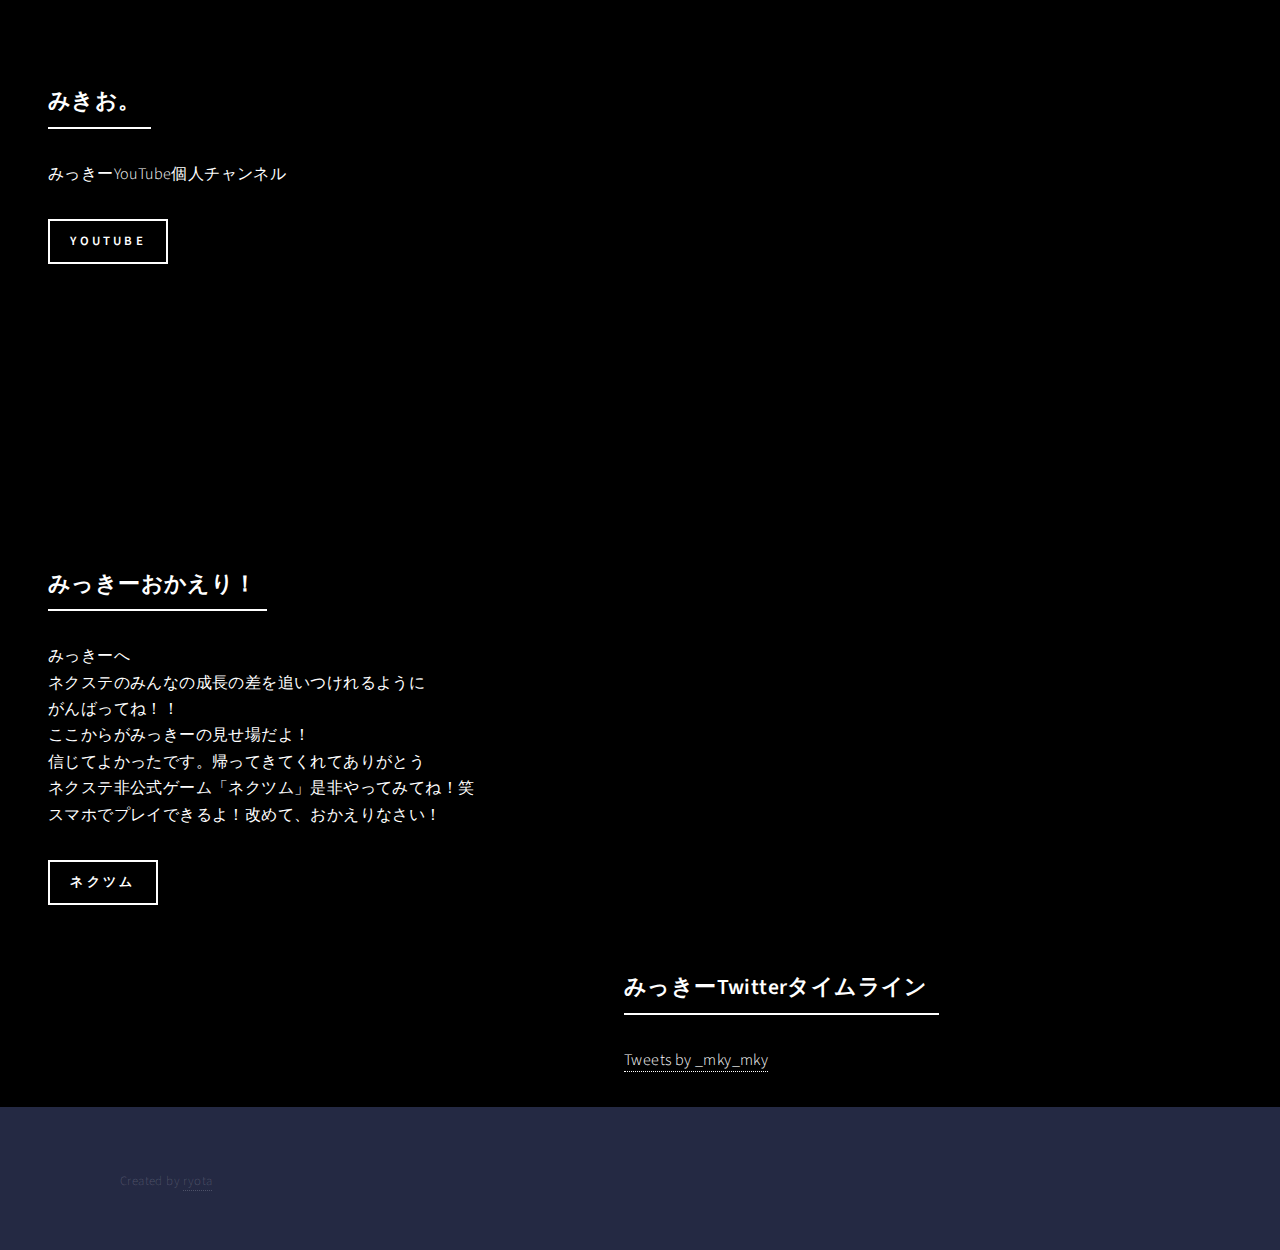
<file: mickey.html>
<!DOCTYPE HTML>
<!--
	Forty by HTML5 UP
	html5up.net | @ajlkn
	Free for personal and commercial use under the CCA 3.0 license (html5up.net/license)
-->
<html>
	<head>
		<title>Mickey</title>
		<meta charset="utf-8" />
		<meta name="viewport" content="width=device-width, initial-scale=1, user-scalable=no" />
		<link rel="stylesheet" href="assets/css/main.css" />
		<link rel="icon" href="images/mickey.jpg">
		<noscript><link rel="stylesheet" href="assets/css/noscript.css" /></noscript>
	</head>
	<body class="is-preload">

		<!-- Wrapper -->
			<div id="wrapper">

				<!-- Header -->
				<!-- Note: The "styleN" class below should match that of the banner element. -->
					<header id="header" class="alt style5">
						<a href="index.html" class="logo"><strong>NEXTSTAGE</strong></a>
						<nav>
							<a href="#menu">Menu</a>
						</nav>
					</header>

				<!-- Menu -->
					<nav id="menu">
						<ul class="links">
							<li><a href="index.html">Top</a></li>
							<li><a href="hikaru.html">Hikaru</a></li>
							<li><a href="meijin.html">Meijin</a></li>
							<li><a href="rokemasa.html">Rokemasa</a></li>
							<li><a href="souma.html">Souma</a></li>
							<li><a href="mickey.html">Mickey</a></li>
							<li><a href="odakei.html">Odakei</a></li>
							<li><a href="raphael.html">Raphael</a></li>
						</ul>
					</nav>

				<!-- Banner -->
				<!-- Note: The "styleN" class below should match that of the header element. -->
					<section id="banner" class="style5">
						<div class="inner">
							<span class="image">
								<img src="images/mickey.jpg" alt="" />
							</span>
							<header class="major">
								<h1>Mickey</h1>
							</header>
							<div class="major">
								<h4>ネクステメンバー</h3>
								<p>
									<a href="https://www.youtube.com/channel/UCaminwG9MTO4sLYeC3s6udA" target="_blank">Hikaru(ヒカル) / </a>
									<a href="https://www.youtube.com/channel/UCnEt_KImHuLS-U8jXm5X0RA" target="_blank">みきおだ【MIKIODA】 / </a>
                           <a href="https://www.youtube.com/channel/UCBJN6f0g8vGVF1AT_9jlbAg" target="_blank">みきお。 / </a>
                           <a href="https://mioofficial.jp/" target="_blank">mio / </a>
									<a href="https://twitter.com/_mky_mky" target="_blank">Twitter / </a>
									<a href="https://www.instagram.com/_mky_mky/" target="_blank">Instagram / </a>
									<a href="https://www.tiktok.com/@_mky_mky" target="_blank">TikTok</a>
								</p>
							</div>
						</div>
					</section>

				<!-- Main -->
					<div id="main">

						<!-- One -->
							<section id="one">
								<div class="inner">
									<header class="major">
										<h2>
											「後ろは僕達が支えるので<br>
											　前だけ見ててください」
										</h2>
									</header>
									<p>
										みっきーがネクステに電撃加入<br>
                              新生ネクストステージが新しい風を巻き起こす<br>
										みっきーおかえりなさい
									</p>
								</div>
							</section>

						<!-- Two -->
							<section id="two" class="spotlights">
								<!-- みっきー加入 -->
								<section>
									<div class="flex-video">
										<iframe width="560" height="315" src="https://www.youtube.com/embed/nrh5YCf_oY4" title="YouTube video player" frameborder="0" allow="accelerometer; autoplay; clipboard-write; encrypted-media; gyroscope; picture-in-picture" allowfullscreen></iframe>
									</div>
									<div class="content">
										<div class="inner">
											<header class="major">
												<h3>みっきー - ネクステ加入動画</h3>
											</header>
											<p>
												「神回確定！！」<br>
												みっきーがネクステへ電撃加入！？<br>
												新生ネクステはレベルが違う！
											</p>
											<ul class="actions">
												<li><a href="https://youtu.be/nrh5YCf_oY4" class="button" target="_blank">YouTube</a></li>
											</ul>
										</div>
									</div>
								</section>
                        <!-- みっきー関コレ -->
								<section>
									<div class="flex-video">
										<iframe width="560" height="315" src="https://www.youtube.com/embed/jEof7wSsucc" title="YouTube video player" frameborder="0" allow="accelerometer; autoplay; clipboard-write; encrypted-media; gyroscope; picture-in-picture" allowfullscreen></iframe>
									</div>
									<div class="content">
										<div class="inner">
											<header class="major">
												<h3>みっきー - 関西コレクション</h3>
											</header>
											<p>
												<b><font size="5">「みっき～誕生日おめでとう」</font></b><br>
												相方みっきーの誕生日看板を持って<br>
                                    ネクステメンバー全員で関コレを圧倒させる！
											</p>
											<ul class="actions">
												<li><a href="https://youtu.be/jEof7wSsucc" class="button" target="_blank">YouTube</a></li>
											</ul>
										</div>
									</div>
								</section>
                        <!-- みきおだチャンネル -->
								<section>
									<div class="flex-video">
										<iframe width="560" height="315" src="https://www.youtube.com/embed/?list=UUnEt_KImHuLS-U8jXm5X0RA" frameborder="0" allowfullscreen></iframe>
									</div>
									<div class="content">
										<div class="inner">
											<header class="major">
												<h3>みきおだ【MIKIODA】</h3>
											</header>
											<p>
												2018年9月までグループYouTuberの「ONE‐SHOT」として活動しており、
												<br>その後男子高生ミスターコン2016の全国ファイナリストでもあるおだけいとともに「みきおだ」を結成
											</p>
											<ul class="actions">
												<li><a href="https://www.youtube.com/channel/UCnEt_KImHuLS-U8jXm5X0RA" class="button" target="_blank">YouTube</a></li>
											</ul>
										</div>
									</div>
								</section>
                        <!-- みきおチャンネル -->
								<section>
									<div class="flex-video">
										<iframe width="560" height="315" src="https://www.youtube.com/embed/?list=UUBJN6f0g8vGVF1AT_9jlbAg" frameborder="0" allowfullscreen></iframe>
									</div>
									<div class="content">
										<div class="inner">
											<header class="major">
												<h3>みきお。</h3>
											</header>
											<p>みっきーYouTube個人チャンネル</p>
											<ul class="actions">
												<li><a href="https://www.youtube.com/channel/UCBJN6f0g8vGVF1AT_9jlbAg" class="button" target="_blank">YouTube</a></li>
											</ul>
										</div>
									</div>
								</section>
								<!-- みっきーお帰り -->
								<section>
									<div class="content">
										<div class="inner">
											<header class="major">
												<h3>みっきーおかえり！</h3>
											</header>
											<p>
												みっきーへ <br>
												ネクステのみんなの成長の差を追いつけれるように<br>
												がんばってね！！<br>
												ここからがみっきーの見せ場だよ！<br>
												信じてよかったです。帰ってきてくれてありがとう<br>
												ネクステ非公式ゲーム「ネクツム」是非やってみてね！笑<br>
												スマホでプレイできるよ！改めて、おかえりなさい！
											</p>
											<ul class="actions">
												<li><a href="https://nextstage-fan.github.io/NextStage-TsumTsum/" class="button" target="_blank">ネクツム</a></li>
											</ul>
										</div>
									</div>
								</section>
								<!-- みっきーTwitterTimeline -->
								<section>
									<div class="content">
										<div class="inner">
											<header class="major">
												<h3>みっきーTwitterタイムライン</h3>
											</header>
											<p>
                                    <a class="twitter-timeline" data-height="500" href="https://twitter.com/_mky_mky?ref_src=twsrc%5Etfw">Tweets by _mky_mky</a>
                                    <script async src="https://platform.twitter.com/widgets.js" charset="utf-8"></script>
											</p>
										</div>
									</div>
								</section>
							</section>
					</div>

				<!-- Footer -->
					<footer id="footer">
						<div class="inner">
							<ul class="copyright">
								<li>Created by <a href="https://twitter.com/tadanonextfan" target="_blank">ryota</a></li>
							</ul>
						</div>
					</footer>
			</div>

		<!-- Scripts -->
			<script src="assets/js/jquery.min.js"></script>
			<script src="assets/js/jquery.scrolly.min.js"></script>
			<script src="assets/js/jquery.scrollex.min.js"></script>
			<script src="assets/js/browser.min.js"></script>
			<script src="assets/js/breakpoints.min.js"></script>
			<script src="assets/js/util.js"></script>
			<script src="assets/js/main.js"></script>
	</body>
</html>
</file>
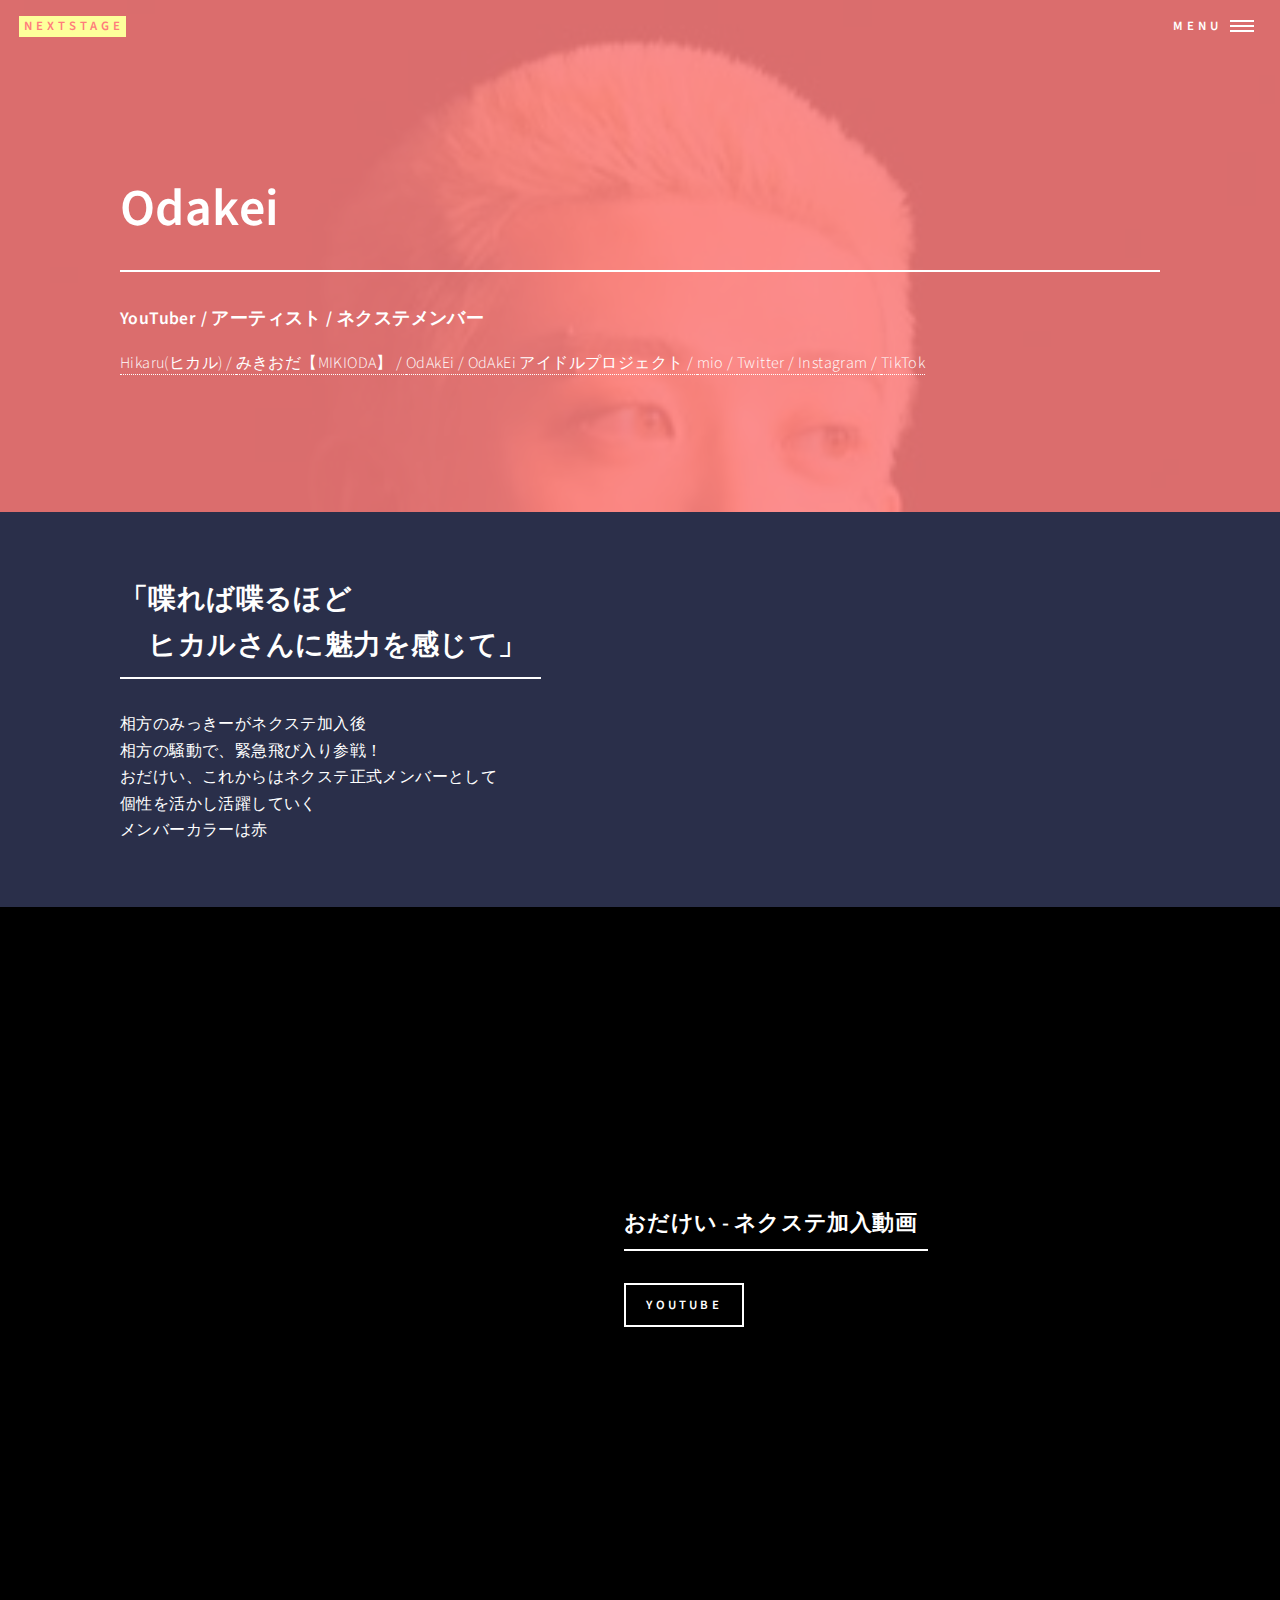
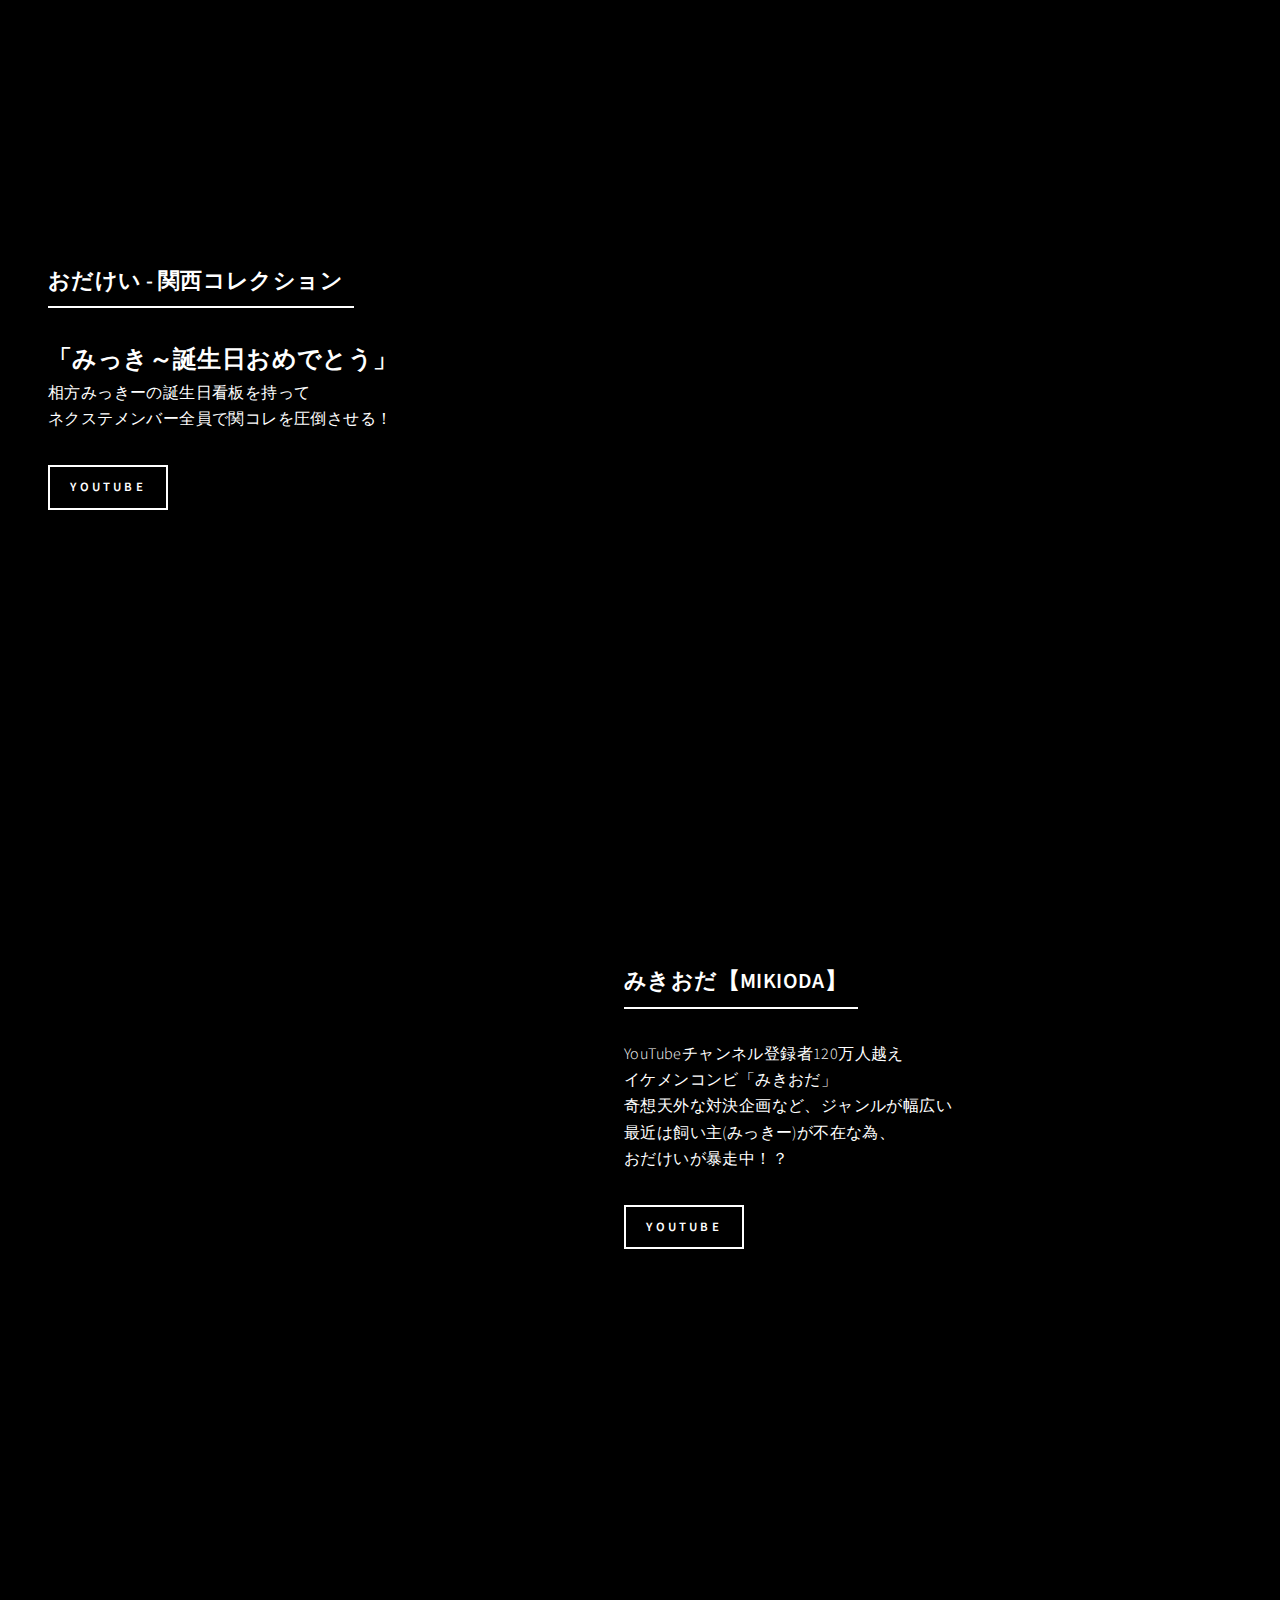
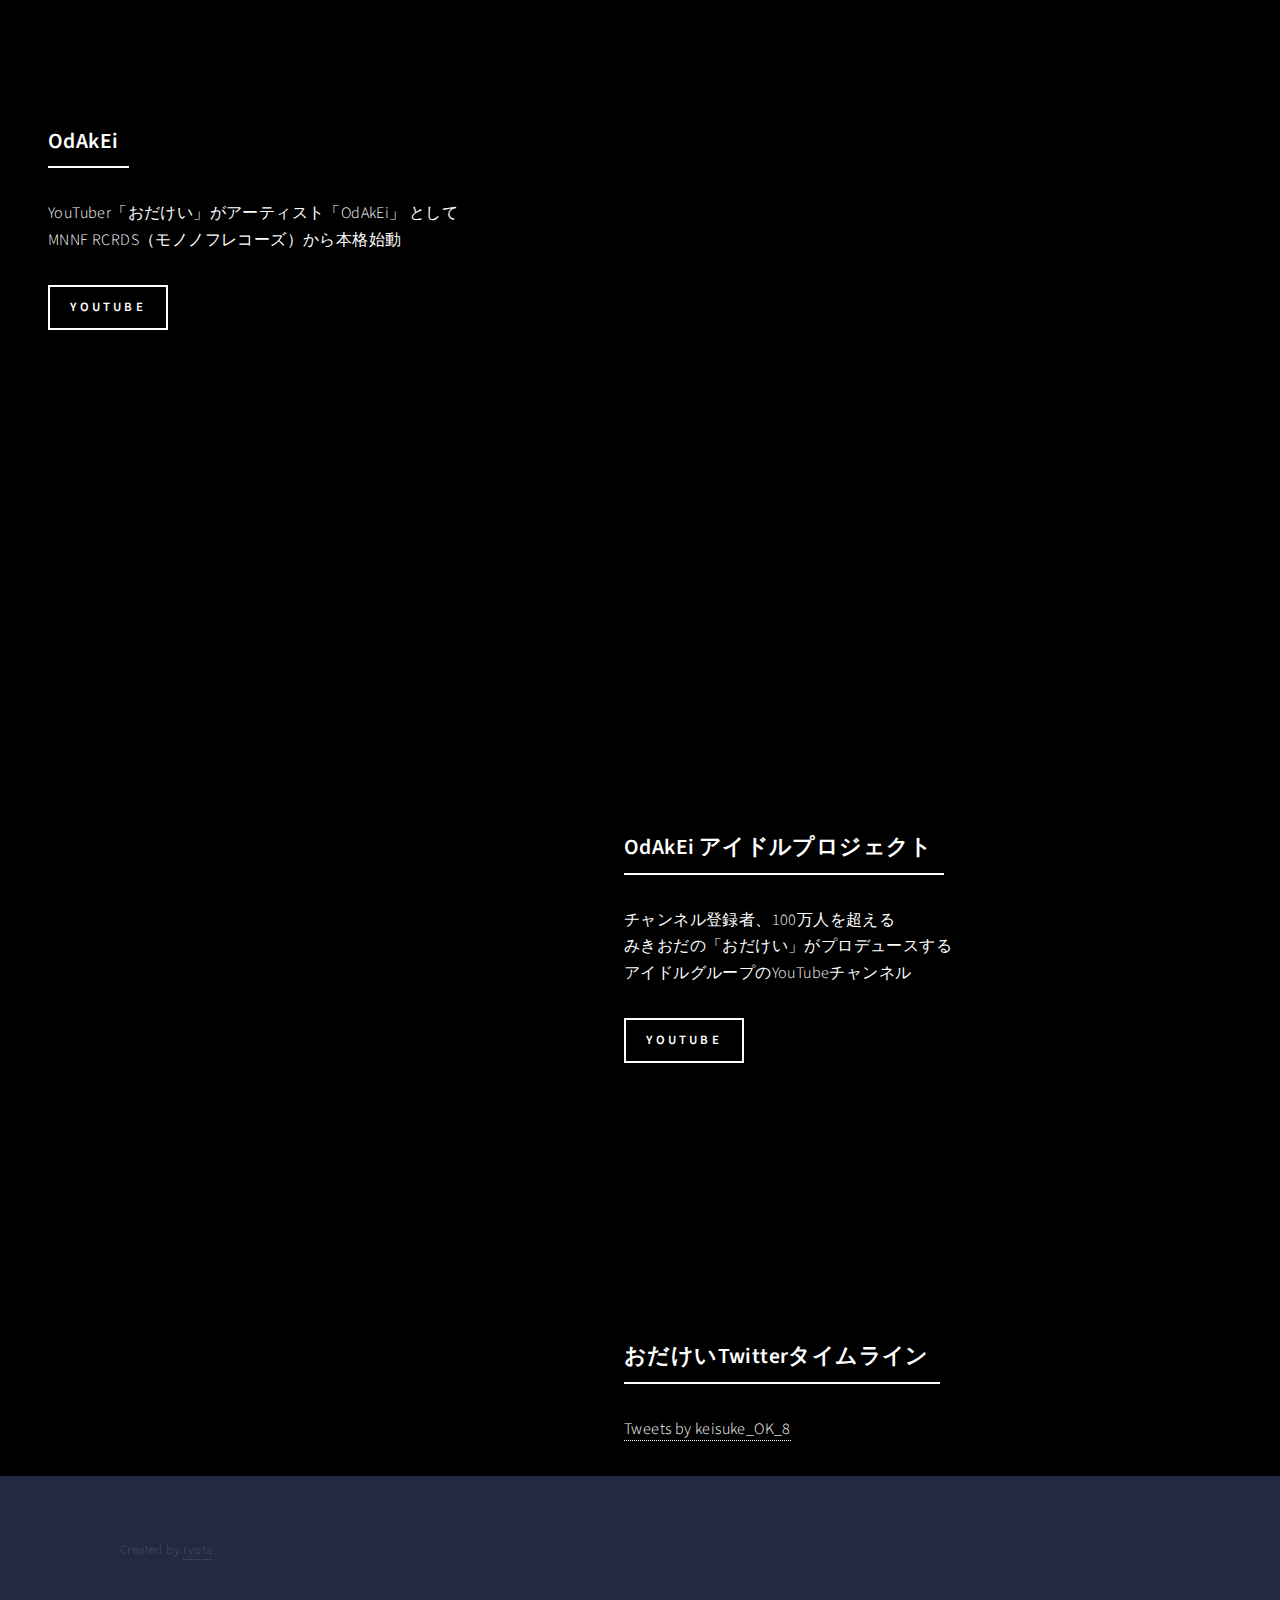
<file: odakei.html>
<!DOCTYPE HTML>
<!--
	Forty by HTML5 UP
	html5up.net | @ajlkn
	Free for personal and commercial use under the CCA 3.0 license (html5up.net/license)
-->
<html>
	<head>
		<title>Odakei</title>
		<meta charset="utf-8" />
		<meta name="viewport" content="width=device-width, initial-scale=1, user-scalable=no" />
		<link rel="stylesheet" href="assets/css/main.css" />
		<link rel="icon" href="images/odakei.jpg">
		<noscript><link rel="stylesheet" href="assets/css/noscript.css" /></noscript>
	</head>
	<body class="is-preload">

		<!-- Wrapper -->
			<div id="wrapper">

				<!-- Header -->
				<!-- Note: The "styleN" class below should match that of the banner element. -->
					<header id="header" class="alt style6">
						<a href="index.html" class="logo"><strong>NEXTSTAGE</strong></a>
						<nav>
							<a href="#menu">Menu</a>
						</nav>
					</header>

				<!-- Menu -->
					<nav id="menu">
						<ul class="links">
							<li><a href="index.html">Top</a></li>
							<li><a href="hikaru.html">Hikaru</a></li>
							<li><a href="meijin.html">Meijin</a></li>
							<li><a href="rokemasa.html">Rokemasa</a></li>
							<li><a href="souma.html">Souma</a></li>
							<li><a href="#">Mickey</a></li>
							<li><a href="odakei.html">Odakei</a></li>
							<li><a href="raphael.html">Raphael</a></li>
						</ul>
					</nav>

				<!-- Banner -->
				<!-- Note: The "styleN" class below should match that of the header element. -->
					<section id="banner" class="style6">
						<div class="inner">
							<span class="image">
								<img src="images/odakei.jpg" alt="" />
							</span>
							<header class="major">
								<h1>Odakei</h1>
							</header>
							<div class="major">
								<h4>YouTuber / アーティスト / ネクステメンバー</h3>
								<p>
									<a href="https://www.youtube.com/channel/UCaminwG9MTO4sLYeC3s6udA" target="_blank">Hikaru(ヒカル) / </a>
									<a href="https://www.youtube.com/channel/UCnEt_KImHuLS-U8jXm5X0RA" target="_blank">みきおだ【MIKIODA】 / </a>
                           <a href="https://www.youtube.com/channel/UCmuU3cXmL2055G4uXUQSb_w" target="_blank">OdAkEi / </a>
                           <a href="https://www.youtube.com/channel/UCT0d6w0oYRRR9NUqo-KypzA" target="_blank">OdAkEi アイドルプロジェクト / </a>
                           <a href="https://mioofficial.jp/" target="_blank">mio / </a>
									<a href="https://twitter.com/keisuke_OK_8" target="_blank">Twitter / </a>
									<a href="https://www.instagram.com/3odakeisuke1120/" target="_blank">Instagram / </a>
									<a href="https://www.tiktok.com/@odakei_6" target="_blank">TikTok</a>
								</p>
							</div>
						</div>
					</section>

				<!-- Main -->
					<div id="main">

						<!-- One -->
							<section id="one">
								<div class="inner">
									<header class="major">
										<h2>
											「喋れば喋るほど<br>
											　ヒカルさんに魅力を感じて」
										</h2>
									</header>
									<p>
										相方のみっきーがネクステ加入後<br>
                              相方の騒動で、緊急飛び入り参戦！<br>
                              おだけい、これからはネクステ正式メンバーとして<br>
                              個性を活かし活躍していく<br>
										メンバーカラーは赤
									</p>
								</div>
							</section>

						<!-- Two -->
							<section id="two" class="spotlights">
								<!-- おだけい加入 -->
								<section>
									<div class="flex-video">
										<iframe width="560" height="315" src="https://www.youtube.com/embed/Ffat2bs-y44" title="YouTube video player" frameborder="0" allow="accelerometer; autoplay; clipboard-write; encrypted-media; gyroscope; picture-in-picture" allowfullscreen></iframe>
									</div>
									<div class="content">
										<div class="inner">
											<header class="major">
												<h3>おだけい - ネクステ加入動画</h3>
											</header>
											<p>
												
											</p>
											<ul class="actions">
												<li><a href="https://youtu.be/Ffat2bs-y44" class="button" target="_blank">YouTube</a></li>
											</ul>
										</div>
									</div>
								</section>
                        <!-- おだけい関コレ -->
								<section>
									<div class="flex-video">
										<iframe width="560" height="315" src="https://www.youtube.com/embed/DmgJpiHUEnI" title="YouTube video player" frameborder="0" allow="accelerometer; autoplay; clipboard-write; encrypted-media; gyroscope; picture-in-picture" allowfullscreen></iframe>
									</div>
									<div class="content">
										<div class="inner">
											<header class="major">
												<h3>おだけい - 関西コレクション</h3>
											</header>
											<p>
												<b><font size="5">「みっき～誕生日おめでとう」</font></b><br>
												相方みっきーの誕生日看板を持って<br>
                                    ネクステメンバー全員で関コレを圧倒させる！
											</p>
											<ul class="actions">
												<li><a href="https://youtu.be/DmgJpiHUEnI" class="button" target="_blank">YouTube</a></li>
											</ul>
										</div>
									</div>
								</section>
                        <!-- みきおだチャンネル -->
								<section>
									<div class="flex-video">
										<iframe width="560" height="315" src="https://www.youtube.com/embed/?list=UUnEt_KImHuLS-U8jXm5X0RA" frameborder="0" allowfullscreen></iframe>
									</div>
									<div class="content">
										<div class="inner">
											<header class="major">
												<h3>みきおだ【MIKIODA】</h3>
											</header>
											<p>
												YouTubeチャンネル登録者120万人越え<br>
												イケメンコンビ「みきおだ」<br>
												奇想天外な対決企画など、ジャンルが幅広い<br>
												最近は飼い主(みっきー)が不在な為、<br>
												おだけいが暴走中！？
											</p>
											<ul class="actions">
												<li><a href="https://www.youtube.com/channel/UCnEt_KImHuLS-U8jXm5X0RA" class="button" target="_blank">YouTube</a></li>
											</ul>
										</div>
									</div>
								</section>
                        <!-- OdAkEiチャンネル -->
								<section>
									<div class="flex-video">
										<iframe width="560" height="315" src="https://www.youtube.com/embed/?list=UUmuU3cXmL2055G4uXUQSb_w" frameborder="0" allowfullscreen></iframe>
									</div>
									<div class="content">
										<div class="inner">
											<header class="major">
												<h3>OdAkEi</h3>
											</header>
											<p>
												YouTuber「おだけい」がアーティスト「OdAkEi」 として<br>
                                    MNNF RCRDS（モノノフレコーズ）から本格始動<br>
											</p>
											<ul class="actions">
												<li><a href="https://www.youtube.com/channel/UCmuU3cXmL2055G4uXUQSb_w" class="button" target="_blank">YouTube</a></li>
											</ul>
										</div>
									</div>
								</section>
                        <!-- OdAkEi アイドルプロジェクト -->
								<section>
									<div class="flex-video">
										<iframe width="560" height="315" src="https://www.youtube.com/embed/?list=UUT0d6w0oYRRR9NUqo-KypzA" frameborder="0" allowfullscreen></iframe>
									</div>
									<div class="content">
										<div class="inner">
											<header class="major">
												<h3>OdAkEi アイドルプロジェクト</h3>
											</header>
											<p>
												チャンネル登録者、100万人を超える<br>
                                    みきおだの「おだけい」がプロデュースする<br>
                                    アイドルグループのYouTubeチャンネル
											</p>
											<ul class="actions">
												<li><a href="https://www.youtube.com/channel/UCT0d6w0oYRRR9NUqo-KypzA" class="button" target="_blank">YouTube</a></li>
											</ul>
										</div>
									</div>
								</section>
								<!-- おだけいTwitterTimeline -->
								<section>
									<div class="content">
										<div class="inner">
											<header class="major">
												<h3>おだけいTwitterタイムライン</h3>
											</header>
											<p>
												<a class="twitter-timeline" data-height="500" href="https://twitter.com/keisuke_OK_8?ref_src=twsrc%5Etfw">Tweets by keisuke_OK_8</a>
                                    <script async src="https://platform.twitter.com/widgets.js" charset="utf-8"></script>
											</p>
										</div>
									</div>
								</section>
							</section>
					</div>

				<!-- Footer -->
					<footer id="footer">
						<div class="inner">
							<ul class="copyright">
								<li>Created by <a href="https://twitter.com/tadanonextfan" target="_blank">ryota</a></li>
							</ul>
						</div>
					</footer>
			</div>

		<!-- Scripts -->
			<script src="assets/js/jquery.min.js"></script>
			<script src="assets/js/jquery.scrolly.min.js"></script>
			<script src="assets/js/jquery.scrollex.min.js"></script>
			<script src="assets/js/browser.min.js"></script>
			<script src="assets/js/breakpoints.min.js"></script>
			<script src="assets/js/util.js"></script>
			<script src="assets/js/main.js"></script>
	</body>
</html>
</file>
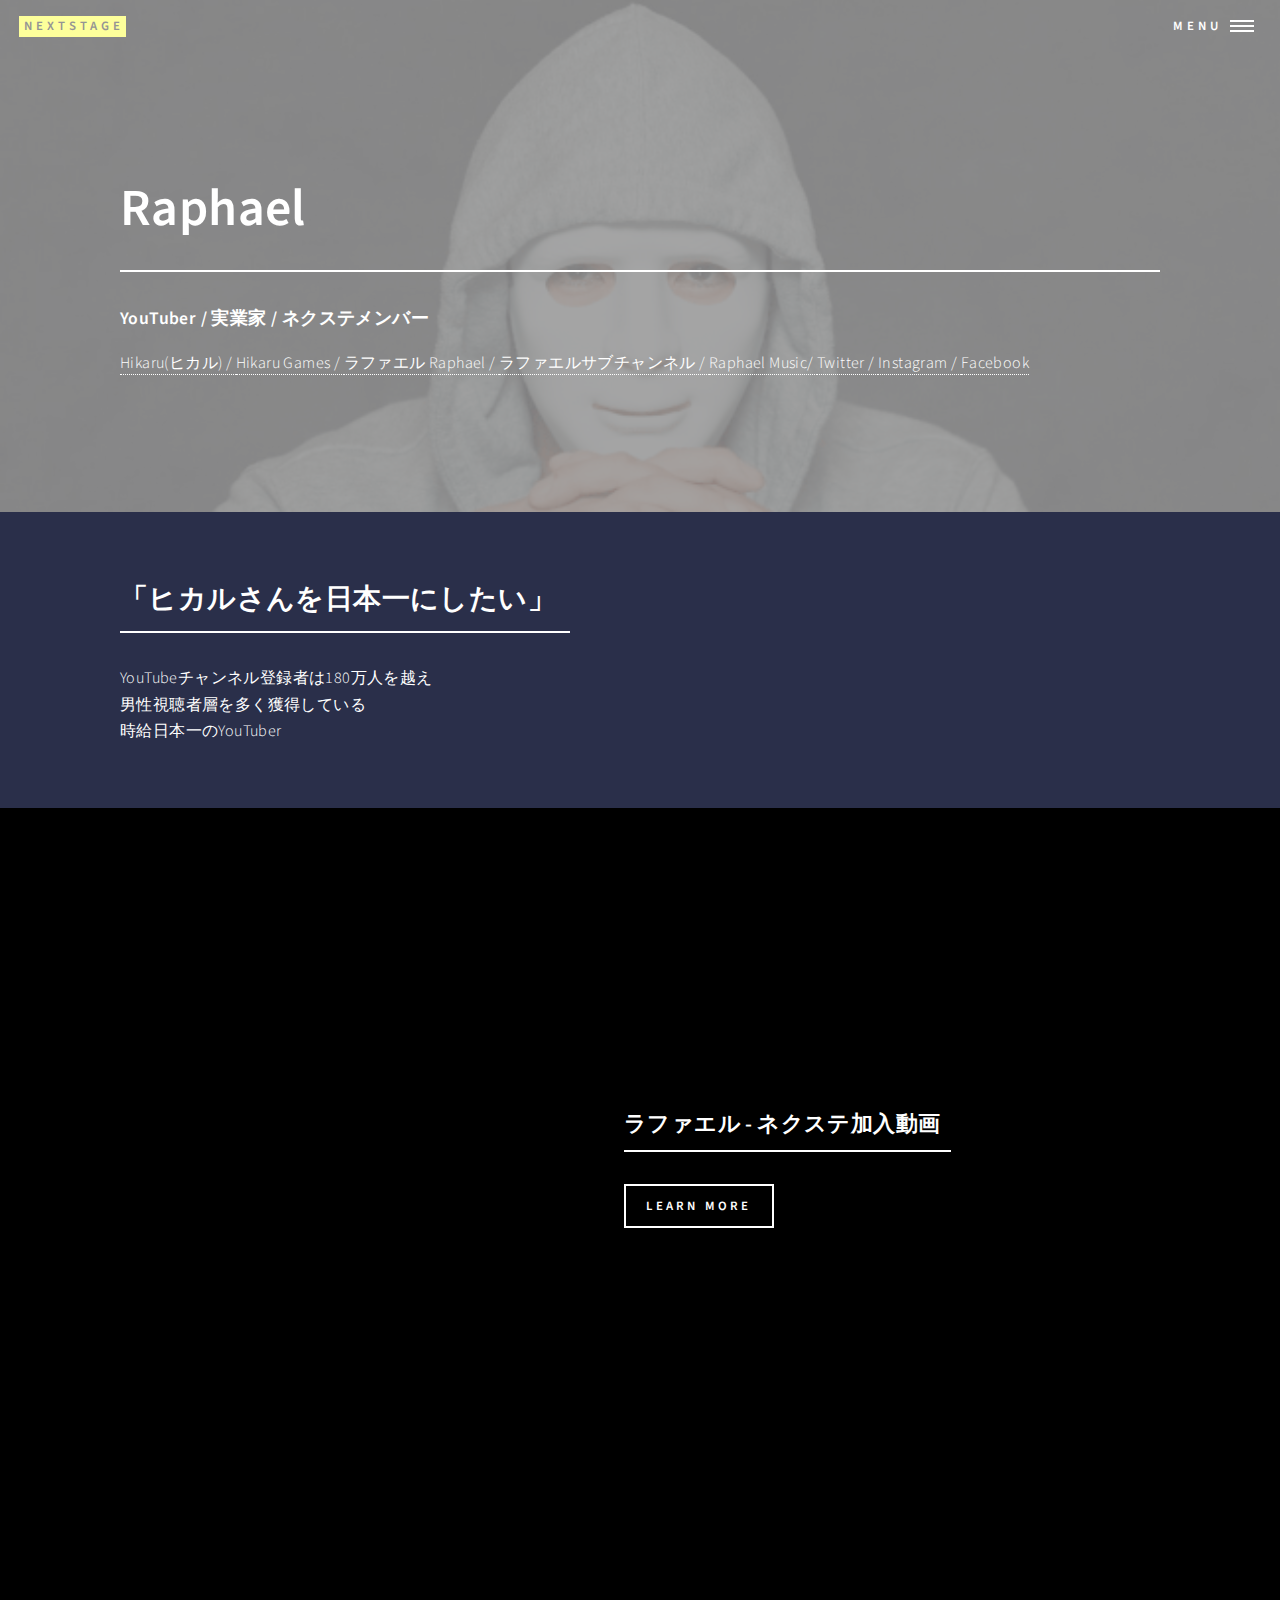
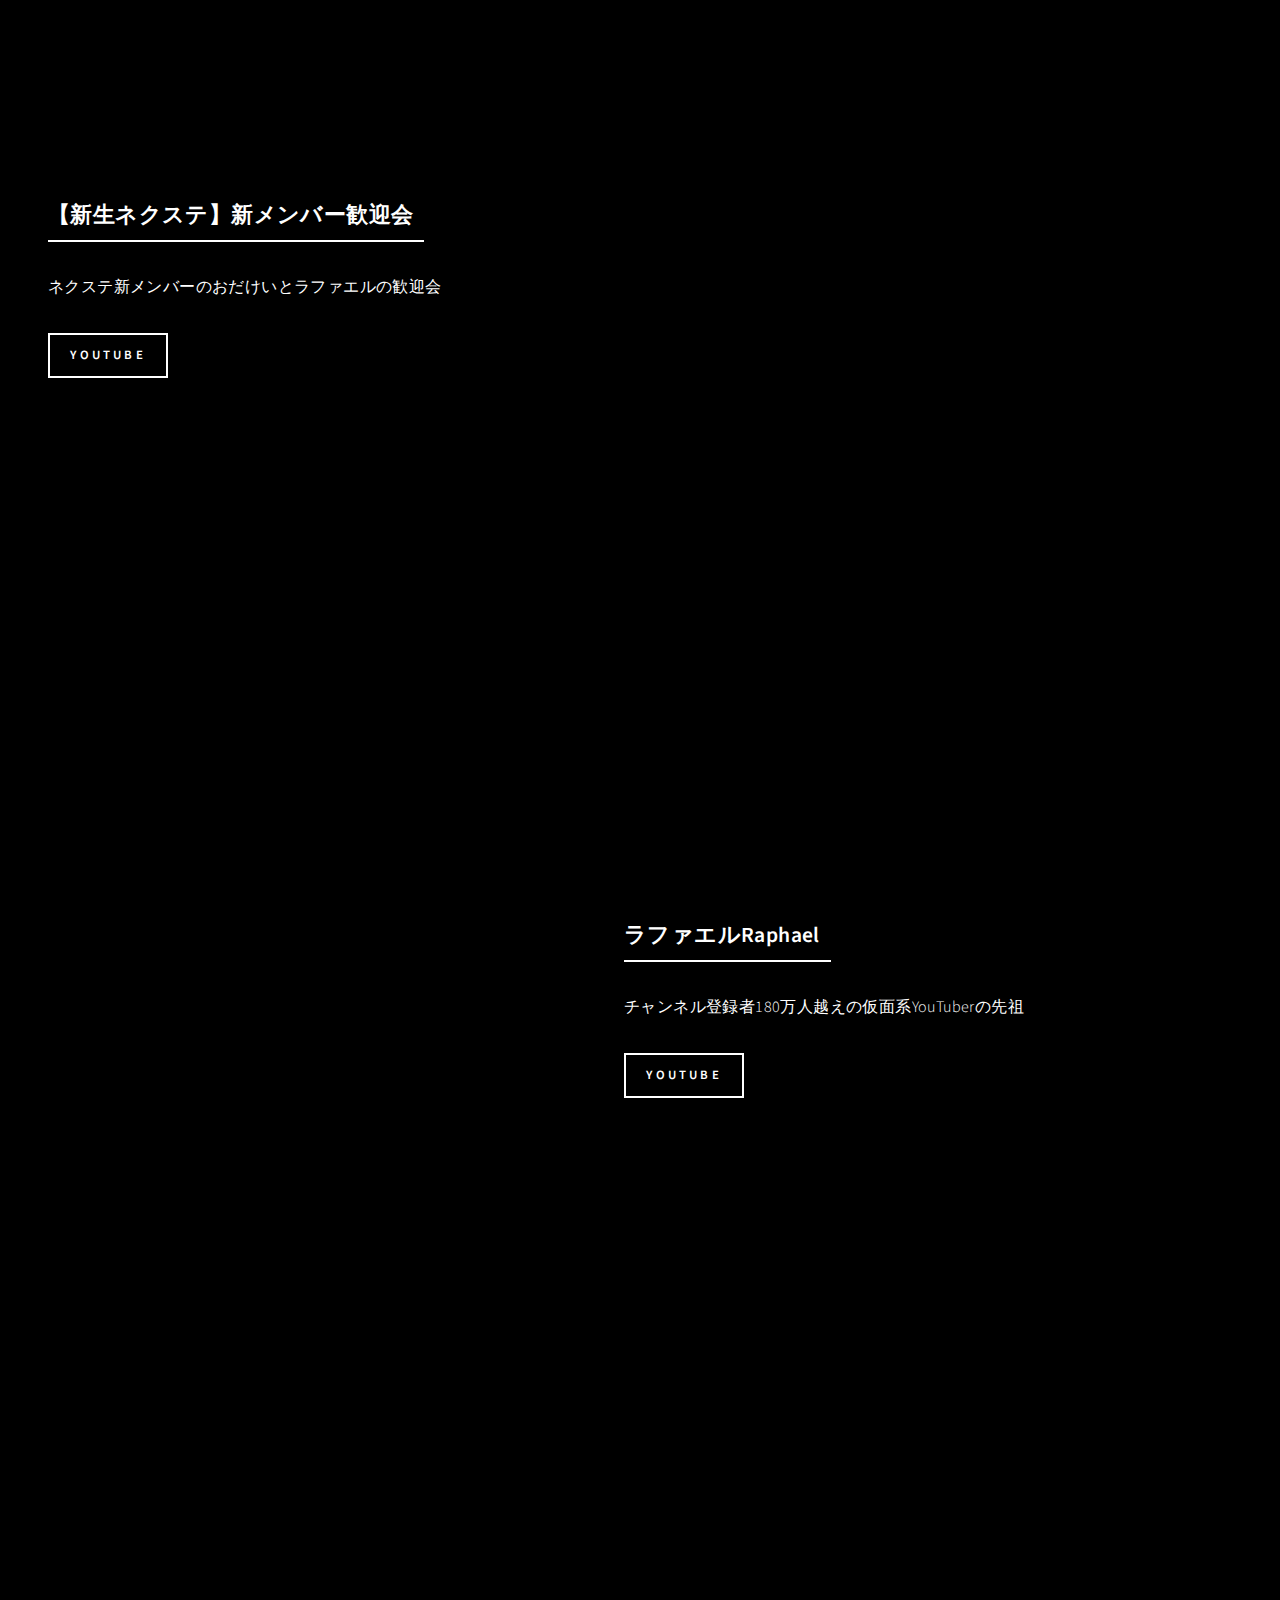
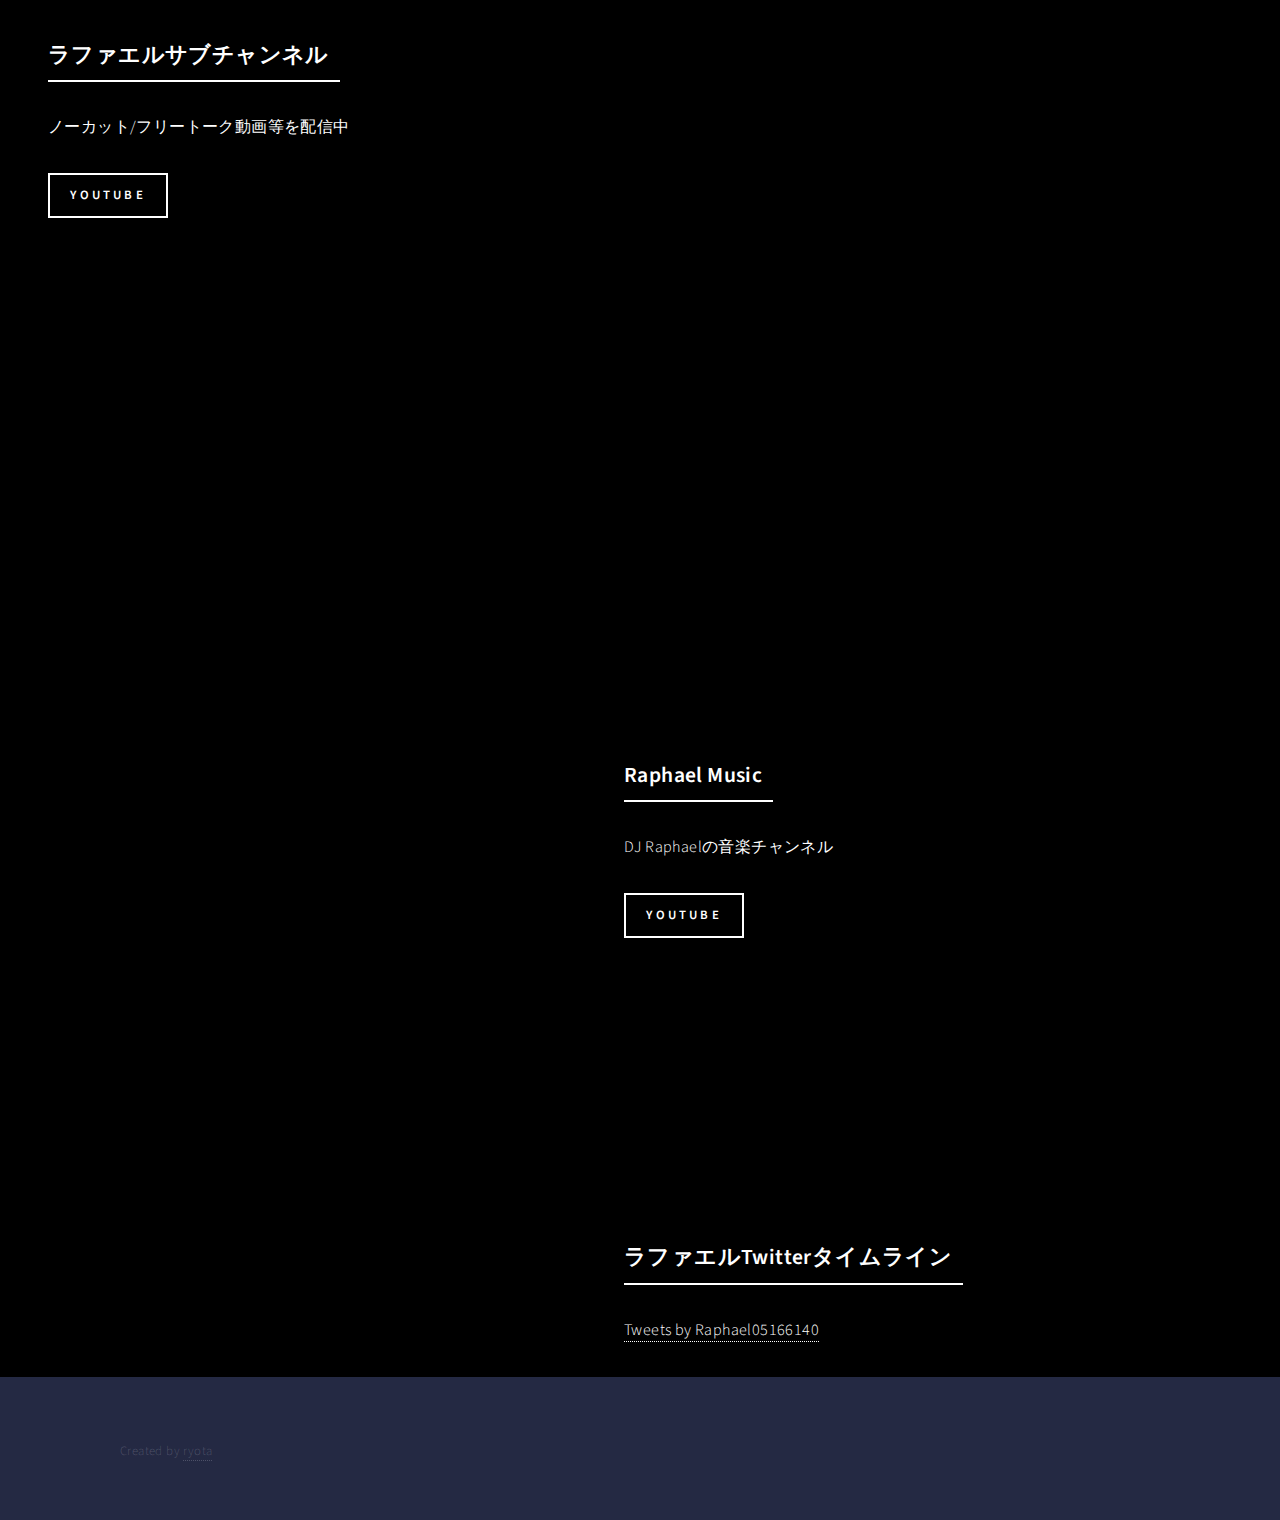
<file: raphael.html>
<!DOCTYPE HTML>
<!--
	Forty by HTML5 UP
	html5up.net | @ajlkn
	Free for personal and commercial use under the CCA 3.0 license (html5up.net/license)
-->
<html>
	<head>
		<title>Raphael</title>
		<meta charset="utf-8" />
		<meta name="viewport" content="width=device-width, initial-scale=1, user-scalable=no" />
		<link rel="stylesheet" href="assets/css/main.css" />
		<link rel="icon" href="images/raphael.png">
		<noscript><link rel="stylesheet" href="assets/css/noscript.css" /></noscript>
	</head>
	<body class="is-preload">

		<!-- Wrapper -->
			<div id="wrapper">

				<!-- Header -->
				<!-- Note: The "styleN" class below should match that of the banner element. -->
					<header id="header" class="alt style7">
						<a href="index.html" class="logo"><strong>NEXTSTAGE</strong></a>
						<nav>
							<a href="#menu">Menu</a>
						</nav>
					</header>

				<!-- Menu -->
					<nav id="menu">
						<ul class="links">
							<li><a href="index.html">Top</a></li>
							<li><a href="hikaru.html">Hikaru</a></li>
							<li><a href="meijin.html">Meijin</a></li>
							<li><a href="rokemasa.html">Rokemasa</a></li>
							<li><a href="souma.html">Souma</a></li>
							<li><a href="#">Mickey</a></li>
							<li><a href="odakei.html">Odakei</a></li>
							<li><a href="raphael.html">Raphael</a></li>
						</ul>
					</nav>
				<!-- Banner -->
				<!-- Note: The "styleN" class below should match that of the header element. -->
					<section id="banner" class="style7">
						<div class="inner">
							<span class="image">
								<img src="images/raphael.png" alt="" />
							</span>
							<header class="major">
								<h1>Raphael</h1>
							</header>
							<div class="major">
								<h4>YouTuber / 実業家 / ネクステメンバー</h3>
								<p>
									<a href="https://www.youtube.com/channel/UCaminwG9MTO4sLYeC3s6udA" target="_blank">Hikaru(ヒカル) / </a>
									<a href="https://www.youtube.com/user/kinnpatuhikaru" target="_blank">Hikaru Games / </a>
									<a href="https://www.youtube.com/channel/UCgQgMOBZOJ1ZDtCZ4hwP1uQ" target="_blank">ラファエル Raphael / </a>
									<a href="https://www.youtube.com/channel/UCtvDKClInpoJrgT-7ZYfWWQ" target="_blank">ラファエルサブチャンネル / </a>
									<a href="https://www.youtube.com/channel/UC-SZl3uZpDqQKWkRkMWEg-g" target="_blank">Raphael Music/ </a>
									<a href="https://twitter.com/Raphael05166140" target="_blank">Twitter / </a>
									<a href="https://www.instagram.com/raphaelangel8183/" target="_blank">Instagram / </a>
									<a href="https://www.facebook.com/profile.php?id=100008447140381" target="_blank">Facebook</a>
								</p>
							</div>
						</div>
					</section>

				<!-- Main -->
					<div id="main">

						<!-- One -->
							<section id="one">
								<div class="inner">
									<header class="major">
										<h2>
											「ヒカルさんを日本一にしたい」
										</h2>
									</header>
									<p>
										YouTubeチャンネル登録者は180万人を越え<br>
										男性視聴者層を多く獲得している<br>
										時給日本一のYouTuber
									</p>
								</div>
							</section>

						<!-- Two -->
							<section id="two" class="spotlights">
								<section>
									<div class="flex-video">
										<iframe width="560" height="315" src="https://www.youtube.com/embed/7a8J5ILHACw" title="YouTube video player" frameborder="0" allow="accelerometer; autoplay; clipboard-write; encrypted-media; gyroscope; picture-in-picture" allowfullscreen></iframe>
									</div>
									<div class="content">
										<div class="inner">
											<header class="major">
												<h3>ラファエル - ネクステ加入動画</h3>
											</header>
											<p>
												
											</p>
											<ul class="actions">
												<li><a href="https://www.youtube.com/channel/UCaminwG9MTO4sLYeC3s6udA" class="button" target="_blank">Learn more</a></li>
											</ul>
										</div>
									</div>
								</section>
								<section>
									<div class="flex-video">
										<iframe width="560" height="315" src="https://www.youtube.com/embed/PVvbT4QJGtU" title="YouTube video player" frameborder="0" allow="accelerometer; autoplay; clipboard-write; encrypted-media; gyroscope; picture-in-picture" allowfullscreen></iframe>
									</div>
									<div class="content">
										<div class="inner">
											<header class="major">
												<h3>【新生ネクステ】新メンバー歓迎会</h3>
											</header>
											<p>
												ネクステ新メンバーのおだけいとラファエルの歓迎会
											</p>
											<ul class="actions">
												<li><a href="https://www.youtube.com/channel/UCA3Kaux_L_HCXSG8ysw_RZg" class="button" target="_blank">YouTube</a></li>
											</ul>
										</div>
									</div>
								</section>
								<section>
									<div class="flex-video">
										<iframe width="560" height="315" src="https://www.youtube.com/embed/?list=UUgQgMOBZOJ1ZDtCZ4hwP1uQ" frameborder="0" allowfullscreen></iframe>
									</div>
									<div class="content">
										<div class="inner">
											<header class="major">
												<h3>ラファエルRaphael</h3>
											</header>
											<p>
												チャンネル登録者180万人越えの仮面系YouTuberの先祖
											</p>
											<ul class="actions">
												<li><a href="https://www.youtube.com/channel/UCgQgMOBZOJ1ZDtCZ4hwP1uQ" class="button" target="_blank">YouTube</a></li>
											</ul>
										</div>
									</div>
								</section>
								<section>
									<div class="flex-video">
                              <iframe width="560" height="315" src="https://www.youtube.com/embed/?list=UUtvDKClInpoJrgT-7ZYfWWQ" frameborder="0" allowfullscreen></iframe>
									</div>
									<div class="content">
										<div class="inner">
											<header class="major">
												<h3>ラファエルサブチャンネル</h3>
											</header>
											<p>
												ノーカット/フリートーク動画等を配信中
											</p>
											<ul class="actions">
												<li><a href="https://www.youtube.com/channel/UCtvDKClInpoJrgT-7ZYfWWQ/" class="button" target="_blank">YouTube</a></li>
											</ul>
										</div>
									</div>
								</section>
                        <section>
									<div class="flex-video">
                              <iframe width="560" height="315" src="https://www.youtube.com/embed/?list=UU-SZl3uZpDqQKWkRkMWEg-g" frameborder="0" allowfullscreen></iframe>
									</div>
									<div class="content">
										<div class="inner">
											<header class="major">
												<h3>Raphael Music</h3>
											</header>
											<p>
												DJ Raphaelの音楽チャンネル
											</p>
											<ul class="actions">
												<li><a href="https://www.youtube.com/channel/UC-SZl3uZpDqQKWkRkMWEg-g/" class="button" target="_blank">YouTube</a></li>
											</ul>
										</div>
									</div>
								</section>
								<!-- ラファエルTwitterTimeline -->
								<section>
									<div class="content">
										<div class="inner">
											<header class="major">
												<h3>ラファエルTwitterタイムライン</h3>
											</header>
											<p>
												<a class="twitter-timeline" data-height="500" href="https://twitter.com/Raphael05166140?ref_src=twsrc%5Etfw">Tweets by Raphael05166140</a>
                                    <script async src="https://platform.twitter.com/widgets.js" charset="utf-8"></script>
											</p>
										</div>
									</div>
								</section>
							</section>
					</div>

				<!-- Footer -->
					<footer id="footer">
						<div class="inner">
							<ul class="copyright">
								<li>Created by <a href="https://twitter.com/tadanonextfan" target="_blank">ryota</a></li>
							</ul>
						</div>
					</footer>
			</div>

		<!-- Scripts -->
			<script src="assets/js/jquery.min.js"></script>
			<script src="assets/js/jquery.scrolly.min.js"></script>
			<script src="assets/js/jquery.scrollex.min.js"></script>
			<script src="assets/js/browser.min.js"></script>
			<script src="assets/js/breakpoints.min.js"></script>
			<script src="assets/js/util.js"></script>
			<script src="assets/js/main.js"></script>
	</body>
</html>
</file>
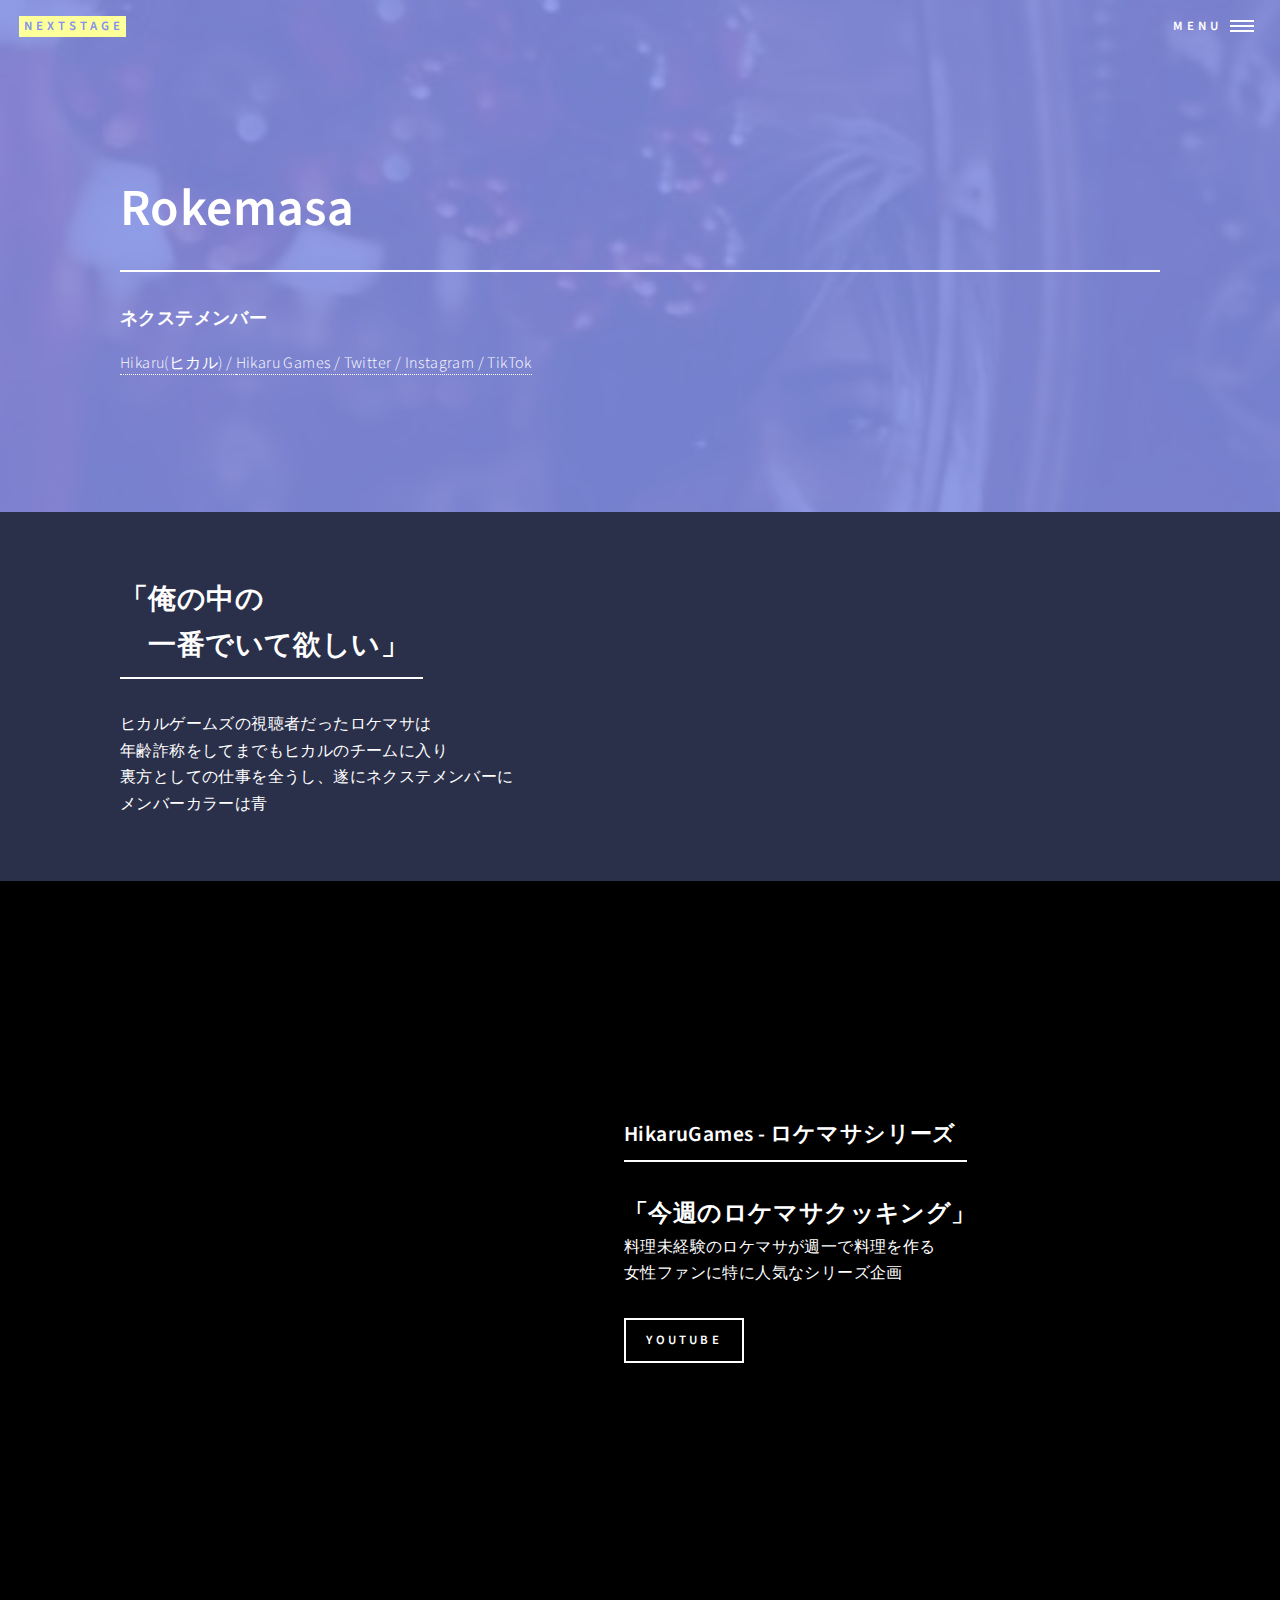
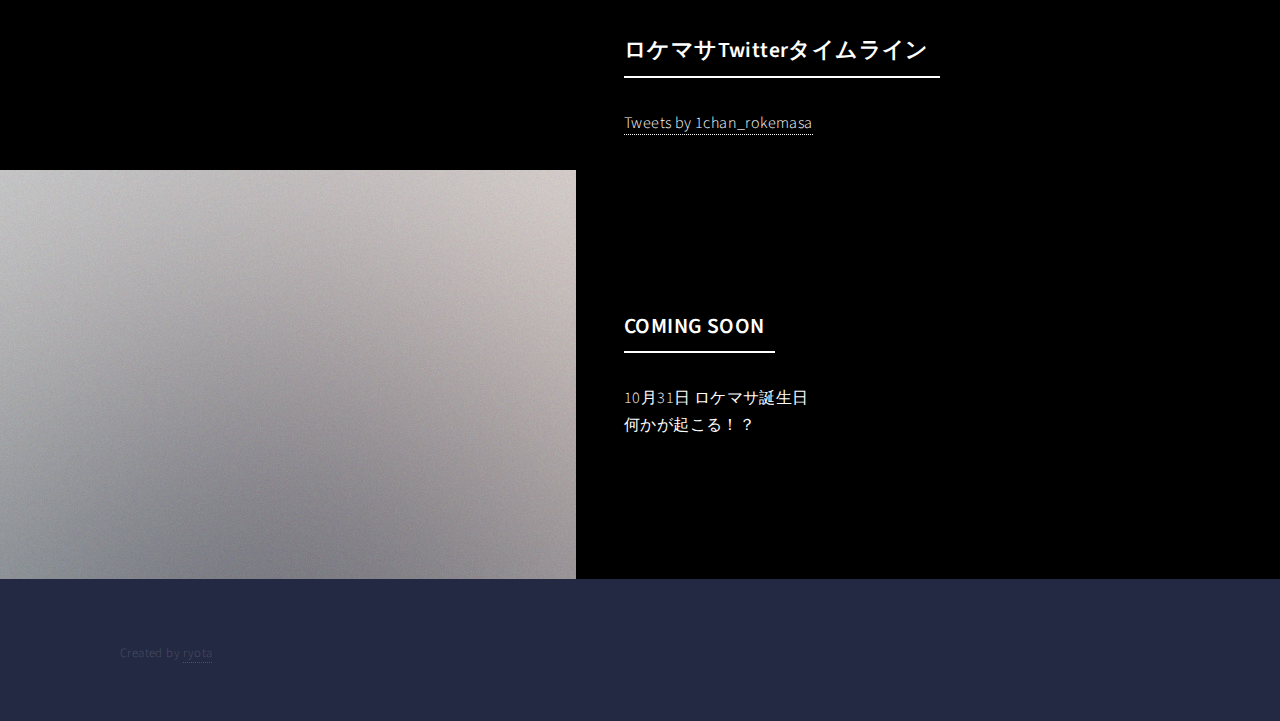
<file: rokemasa.html>
<!DOCTYPE HTML>
<!--
	Forty by HTML5 UP
	html5up.net | @ajlkn
	Free for personal and commercial use under the CCA 3.0 license (html5up.net/license)
-->
<html>
	<head>
		<title>Rokemasa</title>
		<meta charset="utf-8" />
		<meta name="viewport" content="width=device-width, initial-scale=1, user-scalable=no" />
		<link rel="stylesheet" href="assets/css/main.css" />
		<link rel="icon" href="images/rokemasa.jpg">
		<noscript><link rel="stylesheet" href="assets/css/noscript.css" /></noscript>
	</head>
	<body class="is-preload">

		<!-- Wrapper -->
			<div id="wrapper">

				<!-- Header -->
				<!-- Note: The "styleN" class below should match that of the banner element. -->
					<header id="header" class="alt style3">
						<a href="index.html" class="logo"><strong>NEXTSTAGE</strong></a>
						<nav>
							<a href="#menu">Menu</a>
						</nav>
					</header>

				<!-- Menu -->
					<nav id="menu">
						<ul class="links">
							<li><a href="index.html">Top</a></li>
							<li><a href="hikaru.html">Hikaru</a></li>
							<li><a href="meijin.html">Meijin</a></li>
							<li><a href="rokemasa.html">Rokemasa</a></li>
							<li><a href="souma.html">Souma</a></li>
							<li><a href="#">Mickey</a></li>
							<li><a href="odakei.html">Odakei</a></li>
							<li><a href="raphael.html">Raphael</a></li>
						</ul>
					</nav>

				<!-- Banner -->
				<!-- Note: The "styleN" class below should match that of the header element. -->
					<section id="banner" class="style3">
						<div class="inner">
							<span class="image">
								<img src="images/rokemasa.jpg" alt="" />
							</span>
							<header class="major">
								<h1>Rokemasa</h1>
							</header>
							<div class="major">
								<h4>ネクステメンバー</h3>
								<p>
									<a href="https://www.youtube.com/channel/UCaminwG9MTO4sLYeC3s6udA" target="_blank">Hikaru(ヒカル) / </a>
									<a href="https://www.youtube.com/user/kinnpatuhikaru" target="_blank">Hikaru Games / </a>
									<a href="https://twitter.com/1chan_rokemasa" target="_blank">Twitter / </a>
									<a href="https://www.instagram.com/rokemasa__/" target="_blank">Instagram / </a>
									<a href="https://www.tiktok.com/@rokemasa_next" target="_blank">TikTok</a>
								</p>
							</div>
						</div>
					</section>

				<!-- Main -->
					<div id="main">

						<!-- One -->
							<section id="one">
								<div class="inner">
									<header class="major">
										<h2>
											「俺の中の<br>
											　一番でいて欲しい」
										</h2>
									</header>
									<p>
										ヒカルゲームズの視聴者だったロケマサは<br>
										年齢詐称をしてまでもヒカルのチームに入り<br>
										裏方としての仕事を全うし、遂にネクステメンバーに<br>
										メンバーカラーは青
									</p>
								</div>
							</section>

						<!-- Two -->
							<section id="two" class="spotlights">
								<!-- ロケマサシリーズ -->
								<section>
									<div class="flex-video">
										<iframe width="560" height="315" src="https://www.youtube.com/embed/videoseries?list=PLveUBiAwNAeKu5AENiDA_1KwlbgWU9fGW" title="YouTube video player" frameborder="0" allow="accelerometer; autoplay; clipboard-write; encrypted-media; gyroscope; picture-in-picture" allowfullscreen></iframe>
									</div>
									<div class="content">
										<div class="inner">
											<header class="major">
												<h3>HikaruGames - ロケマサシリーズ</h3>
											</header>
											<p>
												<b><font size="5">「今週のロケマサクッキング」</font></b><br>
												料理未経験のロケマサが週一で料理を作る<br>
												女性ファンに特に人気なシリーズ企画
											</p>
											<ul class="actions">
												<li><a href="https://youtube.com/playlist?list=PLveUBiAwNAeKu5AENiDA_1KwlbgWU9fGW" class="button" target="_blank">YouTube</a></li>
											</ul>
										</div>
									</div>
								</section>
								<!-- ロケマサTwitterTimeline -->
								<section>
									<div class="content">
										<div class="inner">
											<header class="major">
												<h3>ロケマサTwitterタイムライン</h3>
											</header>
											<p>
												<a class="twitter-timeline" data-height="500" href="https://twitter.com/1chan_rokemasa?ref_src=twsrc%5Etfw">Tweets by 1chan_rokemasa</a>
												<script async src="https://platform.twitter.com/widgets.js" charset="utf-8"></script>
											</p>
										</div>
									</div>
								</section>
								<!-- COMING SOON -->
								<section>
									<a class="image">
										<img src="images/pic01.jpg" alt="" data-position="top center" />
									</a>
									<div class="content">
										<div class="inner">
											<header class="major">
												<h3>COMING SOON</h3>
											</header>
											<p>
												10月31日 ロケマサ誕生日<br>
												何かが起こる！？
											</p>
											<!--<ul class="actions">
												<li><a href="https://www.youtube.com/channel/UCaminwG9MTO4sLYeC3s6udA" class="button" target="_blank">Learn more</a></li>
											</ul>-->
										</div>
									</div>
								</section>
							</section>
					</div>

				<!-- Footer -->
					<footer id="footer">
						<div class="inner">
							<ul class="copyright">
								<li>Created by <a href="https://twitter.com/tadanonextfan" target="_blank">ryota</a></li>
							</ul>
						</div>
					</footer>
			</div>

		<!-- Scripts -->
			<script src="assets/js/jquery.min.js"></script>
			<script src="assets/js/jquery.scrolly.min.js"></script>
			<script src="assets/js/jquery.scrollex.min.js"></script>
			<script src="assets/js/browser.min.js"></script>
			<script src="assets/js/breakpoints.min.js"></script>
			<script src="assets/js/util.js"></script>
			<script src="assets/js/main.js"></script>
	</body>
</html>
</file>
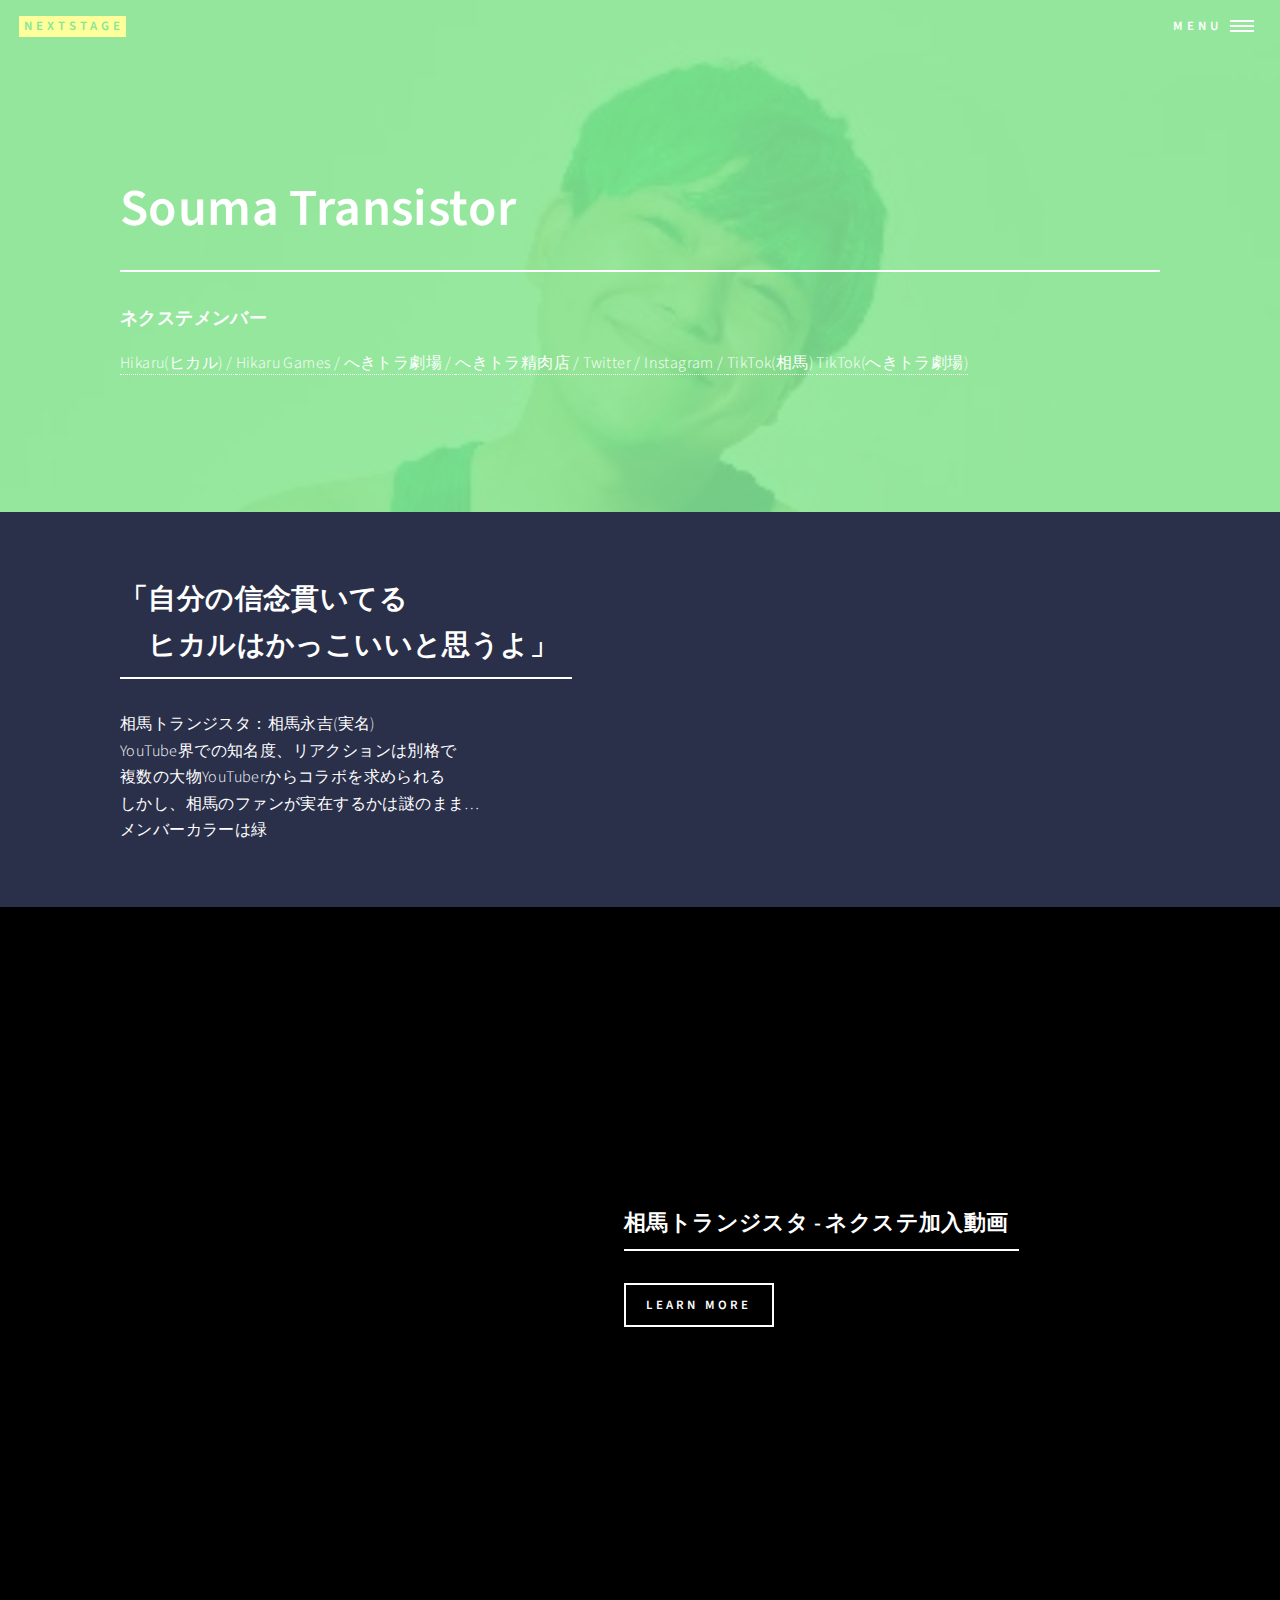
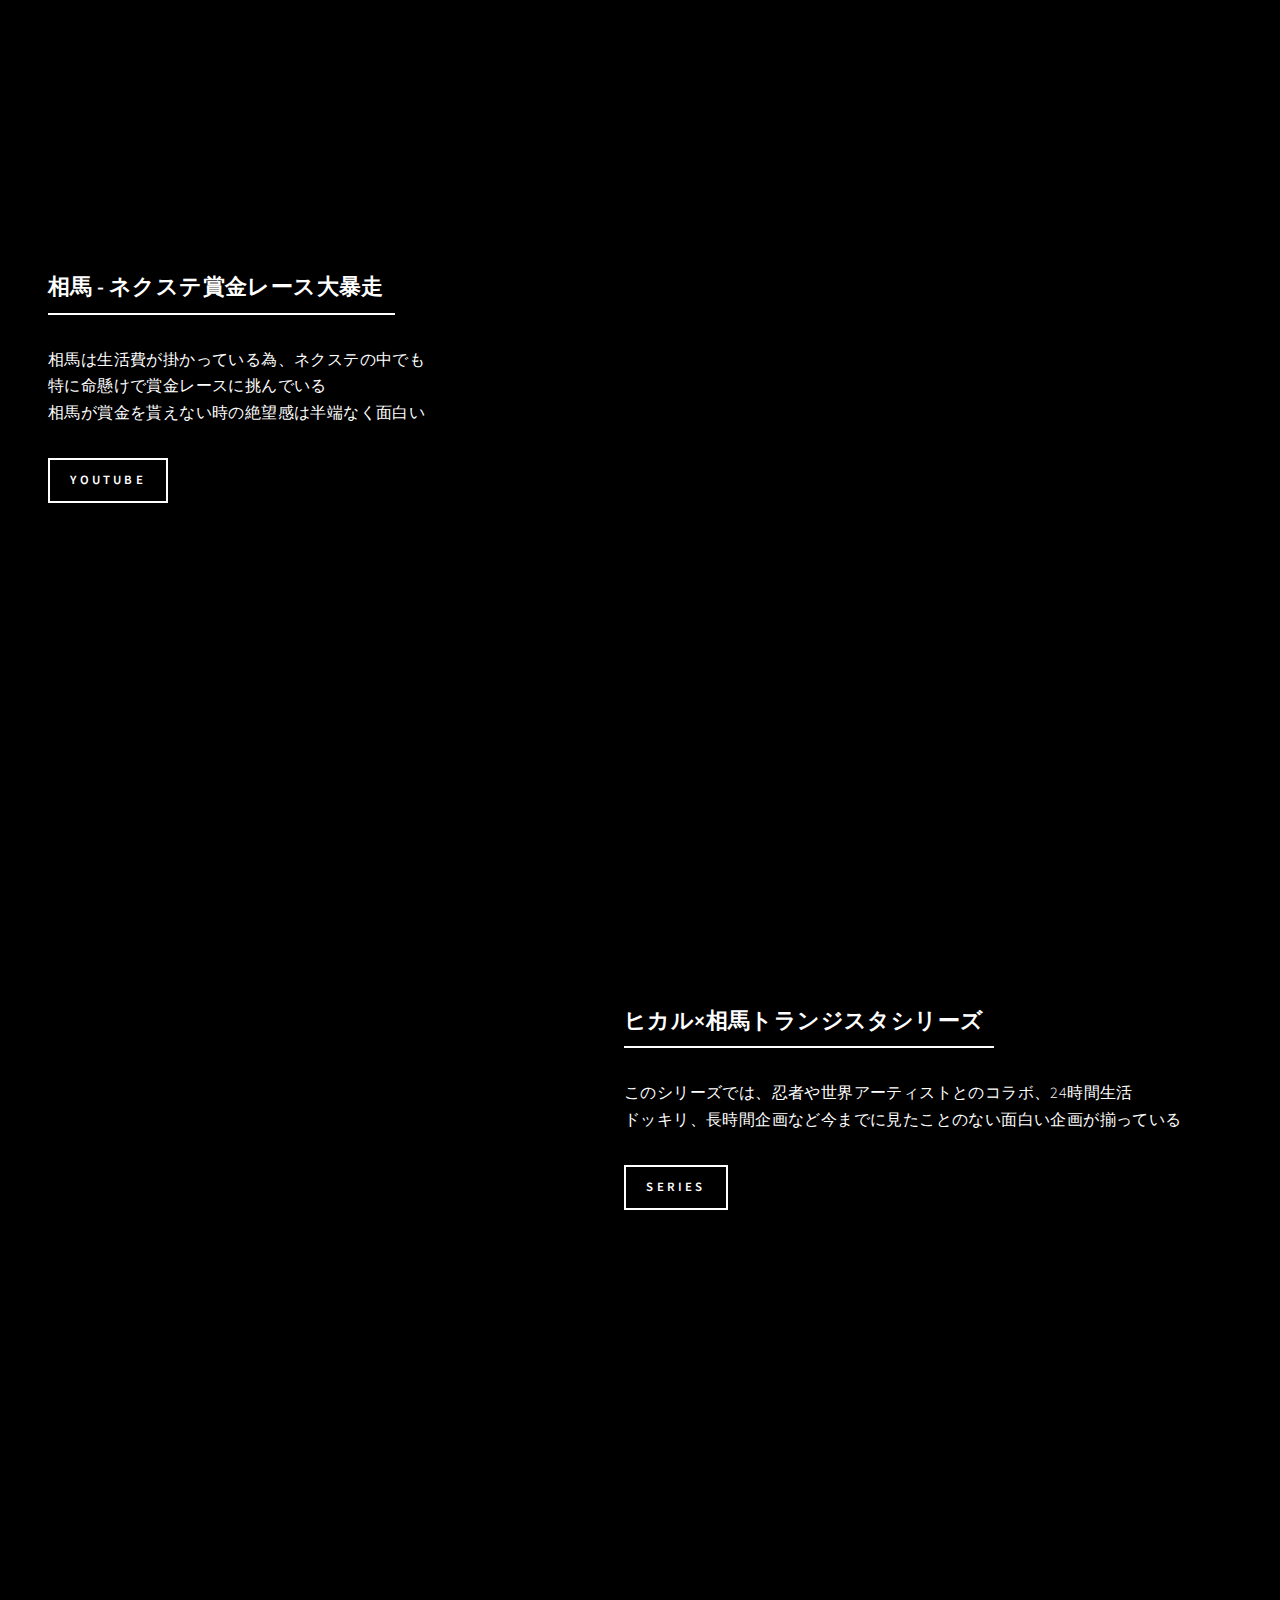
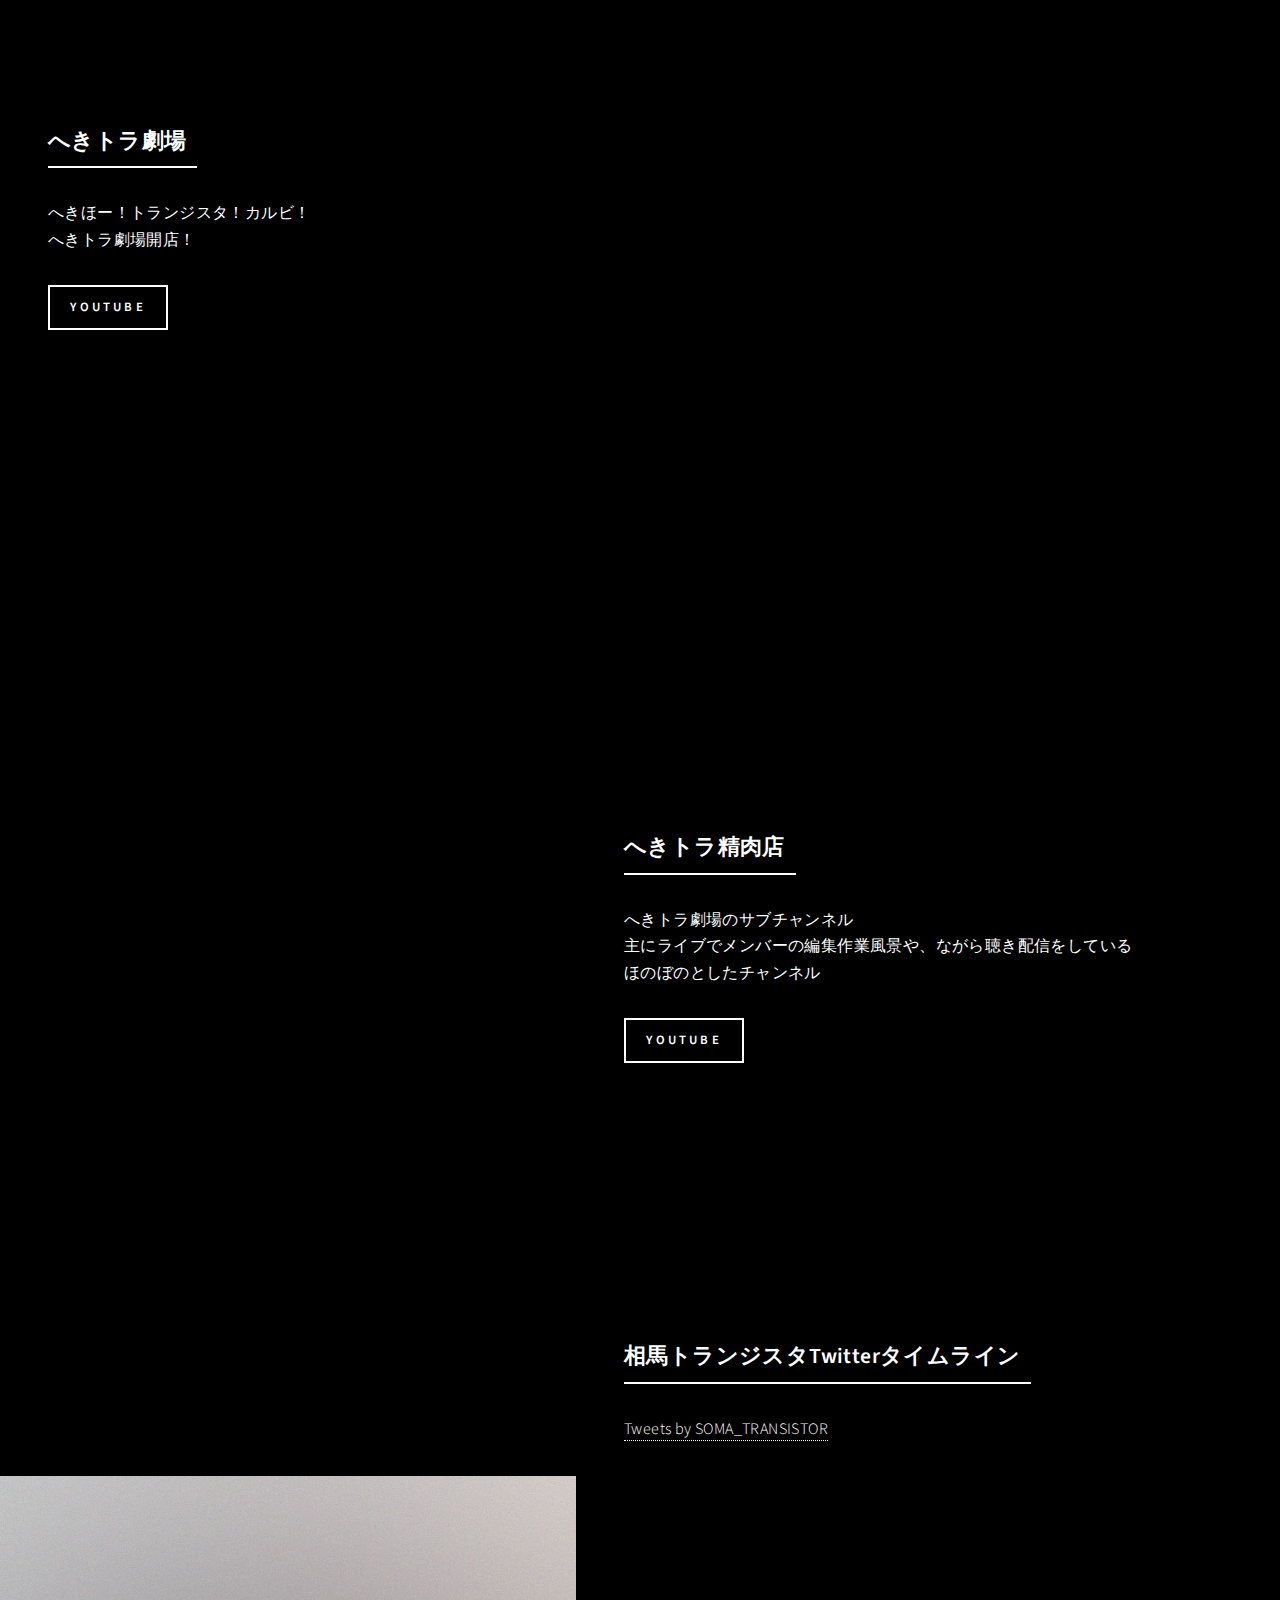
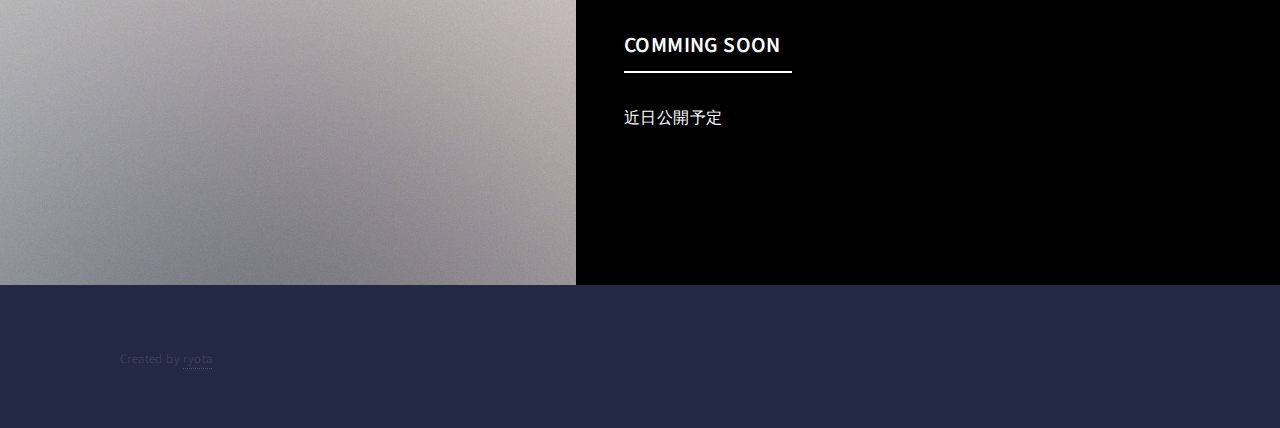
<file: souma.html>
<!DOCTYPE HTML>
<!--
	Forty by HTML5 UP
	html5up.net | @ajlkn
	Free for personal and commercial use under the CCA 3.0 license (html5up.net/license)
-->
<html>
	<head>
		<title>Souma</title>
		<meta charset="utf-8" />
		<meta name="viewport" content="width=device-width, initial-scale=1, user-scalable=no" />
		<link rel="stylesheet" href="assets/css/main.css" />
		<link rel="icon" href="images/souma.jpg">
		<noscript><link rel="stylesheet" href="assets/css/noscript.css" /></noscript>
	</head>
	<body class="is-preload">

		<!-- Wrapper -->
			<div id="wrapper">

				<!-- Header -->
				<!-- Note: The "styleN" class below should match that of the banner element. -->
					<header id="header" class="alt style4">
						<a href="index.html" class="logo"><strong>NEXTSTAGE</strong></a>
						<nav>
							<a href="#menu">Menu</a>
						</nav>
					</header>

				<!-- Menu -->
					<nav id="menu">
						<ul class="links">
							<li><a href="index.html">Top</a></li>
							<li><a href="hikaru.html">Hikaru</a></li>
							<li><a href="meijin.html">Meijin</a></li>
							<li><a href="rokemasa.html">Rokemasa</a></li>
							<li><a href="souma.html">Souma</a></li>
							<li><a href="#">Mickey</a></li>
							<li><a href="odakei.html">Odakei</a></li>
							<li><a href="raphael.html">Raphael</a></li>
						</ul>
					</nav>
				<!-- Banner -->
				<!-- Note: The "styleN" class below should match that of the header element. -->
					<section id="banner" class="style4">
						<div class="inner">
							<span class="image">
								<img src="images/souma.jpg" alt="" />
							</span>
							<header class="major">
								<h1>Souma Transistor</h1>
							</header>
							<div class="major">
								<h4>ネクステメンバー</h3>
								<p>
									<a href="https://www.youtube.com/channel/UCaminwG9MTO4sLYeC3s6udA" target="_blank">Hikaru(ヒカル) / </a>
									<a href="https://www.youtube.com/user/kinnpatuhikaru" target="_blank">Hikaru Games / </a>
									<a href="https://www.youtube.com/channel/UCOUrPUI25HGfCTImQwXBBHg" target="_blank">へきトラ劇場 / </a>
									<a href="https://www.youtube.com/channel/UCJm1yAStx2JcoAylhnqoDqQ" target="_blank">へきトラ精肉店 / </a>
									<a href="https://twitter.com/SOMA_TRANSISTOR" target="_blank">Twitter / </a>
									<a href="https://www.instagram.com/somatransistor/" target="_blank">Instagram / </a>
									<a href="https://www.tiktok.com/@soma_transistor" target="_blank">TikTok(相馬)</a>
									<a href="https://www.tiktok.com/@hekitoragekijo" target="_blank">TikTok(へきトラ劇場)</a>
								</p>
							</div>
						</div>
					</section>

				<!-- Main -->
					<div id="main">

						<!-- One -->
							<section id="one">
								<div class="inner">
									<header class="major">
										<h2>
											「自分の信念貫いてる<br>
											　ヒカルはかっこいいと思うよ」
										</h2>
									</header>
									<p>
										相馬トランジスタ：相馬永吉(実名) <br>
										YouTube界での知名度、リアクションは別格で<br>
										複数の大物YouTuberからコラボを求められる<br>
										しかし、相馬のファンが実在するかは謎のまま…<br>
										メンバーカラーは緑
									</p>
								</div>
							</section>

						<!-- Two -->
							<section id="two" class="spotlights">
								<section>
									<div class="flex-video">
										<iframe width="560" height="315" src="https://www.youtube.com/embed/MiZE5ZyQVAk" title="YouTube video player" frameborder="0" allow="accelerometer; autoplay; clipboard-write; encrypted-media; gyroscope; picture-in-picture" allowfullscreen></iframe>
									</div>
									<div class="content">
										<div class="inner">
											<header class="major">
												<h3>相馬トランジスタ - ネクステ加入動画</h3>
											</header>
											<p>
												
											</p>
											<ul class="actions">
												<li><a href="https://www.youtube.com/channel/UCaminwG9MTO4sLYeC3s6udA" class="button" target="_blank">Learn more</a></li>
											</ul>
										</div>
									</div>
								</section>
								<section>
									<div class="flex-video">
										<iframe width="560" height="315" src="https://www.youtube.com/embed/videoseries?list=PLcxHm0kSGuEDs4PiMQFPe2hgBZr4gCZVf" title="YouTube video player" frameborder="0" allow="accelerometer; autoplay; clipboard-write; encrypted-media; gyroscope; picture-in-picture" allowfullscreen></iframe>
									</div>
									<div class="content">
										<div class="inner">
											<header class="major">
												<h3>相馬 - ネクステ賞金レース大暴走</h3>
											</header>
											<p>
												相馬は生活費が掛かっている為、ネクステの中でも<br>
												特に命懸けで賞金レースに挑んでいる<br>
												相馬が賞金を貰えない時の絶望感は半端なく面白い
											</p>
											<ul class="actions">
												<li><a href="https://www.youtube.com/channel/UCA3Kaux_L_HCXSG8ysw_RZg" class="button" target="_blank">YouTube</a></li>
											</ul>
										</div>
									</div>
								</section>
								<section>
									<div class="flex-video">
										<iframe width="560" height="315" src="https://www.youtube.com/embed/videoseries?list=PLcxHm0kSGuECvI3DdiXPVv7SI0WYikoow" title="YouTube video player" frameborder="0" allow="accelerometer; autoplay; clipboard-write; encrypted-media; gyroscope; picture-in-picture" allowfullscreen></iframe>
									</div>
									<div class="content">
										<div class="inner">
											<header class="major">
												<h3>ヒカル×相馬トランジスタシリーズ</h3>
											</header>
											<p>
												このシリーズでは、忍者や世界アーティストとのコラボ、24時間生活<br>
												ドッキリ、長時間企画など今までに見たことのない面白い企画が揃っている
											</p>
											<ul class="actions">
												<li><a href="https://youtube.com/playlist?list=PLcxHm0kSGuECvI3DdiXPVv7SI0WYikoow" class="button" target="_blank">Series</a></li>
											</ul>
										</div>
									</div>
								</section>
								<section>
									<div class="flex-video">
										<iframe width="560" height="315" src="https://www.youtube.com/embed/?list=UUOUrPUI25HGfCTImQwXBBHg" frameborder="0" allowfullscreen></iframe>
									</div>
									<div class="content">
										<div class="inner">
											<header class="major">
												<h3>へきトラ劇場</h3>
											</header>
											<p>
												へきほー！トランジスタ！カルビ！<br>
												へきトラ劇場開店！
											</p>
											<ul class="actions">
												<li><a href="https://www.youtube.com/channel/UCOUrPUI25HGfCTImQwXBBHg" class="button" target="_blank">YouTube</a></li>
											</ul>
										</div>
									</div>
								</section>
								<section>
									<div class="flex-video">
										<iframe width="560" height="315" src="https://www.youtube.com/embed/?list=UUJm1yAStx2JcoAylhnqoDqQ" frameborder="0" allowfullscreen></iframe>
									</div>
									<div class="content">
										<div class="inner">
											<header class="major">
												<h3>へきトラ精肉店</h3>
											</header>
											<p>
												へきトラ劇場のサブチャンネル<br>
												主にライブでメンバーの編集作業風景や、ながら聴き配信をしている<br>
												ほのぼのとしたチャンネル
											</p>
											<ul class="actions">
												<li><a href="https://www.youtube.com/channel/UCJm1yAStx2JcoAylhnqoDqQ" class="button" target="_blank">YouTube</a></li>
											</ul>
										</div>
									</div>
								</section>
								<!-- 相馬トランジスタTwitterTimeline -->
								<section>
									<div class="content">
										<div class="inner">
											<header class="major">
												<h3>相馬トランジスタTwitterタイムライン</h3>
											</header>
											<p>
												<a class="twitter-timeline" data-height="500" href="https://twitter.com/SOMA_TRANSISTOR?ref_src=twsrc%5Etfw">Tweets by SOMA_TRANSISTOR</a>
												<script async src="https://platform.twitter.com/widgets.js" charset="utf-8"></script>
											</p>
										</div>
									</div>
								</section>
								<!-- COMMING SOON -->
								<section>
									<a class="image">
										<img src="images/pic01.jpg" alt="" data-position="top center" />
									</a>
									<div class="content">
										<div class="inner">
											<header class="major">
												<h3>COMMING SOON</h3>
											</header>
											<p>
												近日公開予定
											</p>
											<!--<ul class="actions">
												<li><a href="https://www.youtube.com/channel/UCaminwG9MTO4sLYeC3s6udA" class="button" target="_blank">Learn more</a></li>
											</ul>-->
										</div>
									</div>
								</section>
							</section>
					</div>

				<!-- Footer -->
					<footer id="footer">
						<div class="inner">
							<ul class="copyright">
								<li>Created by <a href="https://twitter.com/tadanonextfan" target="_blank">ryota</a></li>
							</ul>
						</div>
					</footer>
			</div>

		<!-- Scripts -->
			<script src="assets/js/jquery.min.js"></script>
			<script src="assets/js/jquery.scrolly.min.js"></script>
			<script src="assets/js/jquery.scrollex.min.js"></script>
			<script src="assets/js/browser.min.js"></script>
			<script src="assets/js/breakpoints.min.js"></script>
			<script src="assets/js/util.js"></script>
			<script src="assets/js/main.js"></script>
	</body>
</html>
</file>
<file: assets/css/noscript.css>
/*
	Forty by HTML5 UP
	html5up.net | @ajlkn
	Free for personal and commercial use under the CCA 3.0 license (html5up.net/license)
*/

/* Banner */

	body.is-preload #banner:after {
		opacity: 0.85;
	}

	body.is-preload #banner > .inner {
		-moz-filter: none;
		-webkit-filter: none;
		-ms-filter: none;
		filter: none;
		-moz-transform: none;
		-webkit-transform: none;
		-ms-transform: none;
		transform: none;
		opacity: 1;
	}
</file>
<file: assets/css/main.css>
@import url(fontawesome-all.min.css);
@import url("https://fonts.googleapis.com/css?family=Source+Sans+Pro:300,300italic,600,600italic");

/*
	Forty by HTML5 UP
	html5up.net | @ajlkn
	Free for personal and commercial use under the CCA 3.0 license (html5up.net/license)
*/

html, body, div, span, applet, object,
iframe, h1, h2, h3, h4, h5, h6, p, blockquote,
pre, a, abbr, acronym, address, big, cite,
code, del, dfn, em, img, ins, kbd, q, s, samp,
small, strike, strong, sub, sup, tt, var, b,
u, i, center, dl, dt, dd, ol, ul, li, fieldset,
form, label, legend, table, caption, tbody,
tfoot, thead, tr, th, td, article, aside,
canvas, details, embed, figure, figcaption,
footer, header, hgroup, menu, nav, output, ruby,
section, summary, time, mark, audio, video {
	margin: 0;
	padding: 0;
	border: 0;
	font-size: 100%;
	font: inherit;
	vertical-align: baseline;}

article, aside, details, figcaption, figure,
footer, header, hgroup, menu, nav, section {
	display: block;}

body {
	line-height: 1;
}

ol, ul {
	list-style: none;
}

blockquote, q {
	quotes: none;
}

	blockquote:before, blockquote:after, q:before, q:after {
		content: '';
		content: none;
	}

table {
	border-collapse: collapse;
	border-spacing: 0;
}

body {
	-webkit-text-size-adjust: none;
}

mark {
	background-color: transparent;
	color: inherit;
}

input::-moz-focus-inner {
	border: 0;
	padding: 0;
}

input, select, textarea {
	-moz-appearance: none;
	-webkit-appearance: none;
	-ms-appearance: none;
	appearance: none;
}

/* Basic */

	@-ms-viewport {
		width: device-width;
	}

	body {
		-ms-overflow-style: scrollbar;
	}

	@media screen and (max-width: 480px) {

		html, body {
			min-width: 320px;
		}

	}

	html {
		box-sizing: border-box;
	}

	*, *:before, *:after {
		box-sizing: inherit;
	}

	body {
		background: #242943;
	}

		body.is-preload *, body.is-preload *:before, body.is-preload *:after {
			-moz-animation: none !important;
			-webkit-animation: none !important;
			-ms-animation: none !important;
			animation: none !important;
			-moz-transition: none !important;
			-webkit-transition: none !important;
			-ms-transition: none !important;
			transition: none !important;
		}

/* Type */

	body, input, select, textarea {
		color: #ffffff;
		font-family: "Source Sans Pro", Helvetica, sans-serif;
		font-size: 17pt;
		font-weight: 300;
		letter-spacing: 0.025em;
		line-height: 1.65;
	}

		@media screen and (max-width: 1680px) {

			body, input, select, textarea {
				font-size: 14pt;
			}

		}

		@media screen and (max-width: 1280px) {

			body, input, select, textarea {
				font-size: 12pt;
			}

		}

		@media screen and (max-width: 360px) {

			body, input, select, textarea {
				font-size: 11pt;
			}

		}

	a {
		-moz-transition: color 0.2s ease-in-out, border-bottom-color 0.2s ease-in-out;
		-webkit-transition: color 0.2s ease-in-out, border-bottom-color 0.2s ease-in-out;
		-ms-transition: color 0.2s ease-in-out, border-bottom-color 0.2s ease-in-out;
		transition: color 0.2s ease-in-out, border-bottom-color 0.2s ease-in-out;
		border-bottom: dotted 1px;
		color: inherit;
		text-decoration: none;
	}

		a:hover {
			border-bottom-color: transparent;
			color: #9bf1ff !important;
		}

		a:active {
			color: #53e3fb !important;
		}

	strong, b {
		color: #ffffff;
		font-weight: 600;
	}

	em, i {
		font-style: italic;
	}

	p {
		margin: 0 0 2em 0;
	}

	h1, h2, h3, h4, h5, h6 {
		color: #ffffff;
		font-weight: 600;
		line-height: 1.65;
		margin: 0 0 1em 0;
	}

		h1 a, h2 a, h3 a, h4 a, h5 a, h6 a {
			color: inherit;
			border-bottom: 0;
		}

	h1 {
		font-size: 2.5em;
	}

	h2 {
		font-size: 1.75em;
	}

	h3 {
		font-size: 1.35em;
	}

	h4 {
		font-size: 1.1em;
	}

	h5 {
		font-size: 0.9em;
	}

	h6 {
		font-size: 0.7em;
	}

	@media screen and (max-width: 736px) {

		h1 {
			font-size: 2em;
		}

		h2 {
			font-size: 1.5em;
		}

		h3 {
			font-size: 1.25em;
		}

	}

	sub {
		font-size: 0.8em;
		position: relative;
		top: 0.5em;
	}

	sup {
		font-size: 0.8em;
		position: relative;
		top: -0.5em;
	}

	blockquote {
		border-left: solid 4px rgba(212, 212, 255, 0.1);
		font-style: italic;
		margin: 0 0 2em 0;
		padding: 0.5em 0 0.5em 2em;
	}

	code {
		background: rgba(212, 212, 255, 0.035);
		font-family: "Courier New", monospace;
		font-size: 0.9em;
		margin: 0 0.25em;
		padding: 0.25em 0.65em;
	}

	pre {
		-webkit-overflow-scrolling: touch;
		font-family: "Courier New", monospace;
		font-size: 0.9em;
		margin: 0 0 2em 0;
	}

		pre code {
			display: block;
			line-height: 1.75;
			padding: 1em 1.5em;
			overflow-x: auto;
		}

	hr {
		border: 0;
		border-bottom: solid 1px rgba(212, 212, 255, 0.1);
		margin: 2em 0;
	}

		hr.major {
			margin: 3em 0;
		}

	.align-left {
		text-align: left;
	}

	.align-center {
		text-align: center;
	}

	.align-right {
		text-align: right;
	}

/* Row */

	.row {
		display: flex;
		flex-wrap: wrap;
		box-sizing: border-box;
		align-items: stretch;
	}

		.row > * {
			box-sizing: border-box;
		}

		.row.gtr-uniform > * > :last-child {
			margin-bottom: 0;
		}

		.row.aln-left {
			justify-content: flex-start;
		}

		.row.aln-center {
			justify-content: center;
		}

		.row.aln-right {
			justify-content: flex-end;
		}

		.row.aln-top {
			align-items: flex-start;
		}

		.row.aln-middle {
			align-items: center;
		}

		.row.aln-bottom {
			align-items: flex-end;
		}

		.row > .imp {
			order: -1;
		}

		.row > .col-1 {
			width: 8.33333%;
		}

		.row > .off-1 {
			margin-left: 8.33333%;
		}

		.row > .col-2 {
			width: 16.66667%;
		}

		.row > .off-2 {
			margin-left: 16.66667%;
		}

		.row > .col-3 {
			width: 25%;
		}

		.row > .off-3 {
			margin-left: 25%;
		}

		.row > .col-4 {
			width: 33.33333%;
		}

		.row > .off-4 {
			margin-left: 33.33333%;
		}

		.row > .col-5 {
			width: 41.66667%;
		}

		.row > .off-5 {
			margin-left: 41.66667%;
		}

		.row > .col-6 {
			width: 50%;
		}

		.row > .off-6 {
			margin-left: 50%;
		}

		.row > .col-7 {
			width: 58.33333%;
		}

		.row > .off-7 {
			margin-left: 58.33333%;
		}

		.row > .col-8 {
			width: 66.66667%;
		}

		.row > .off-8 {
			margin-left: 66.66667%;
		}

		.row > .col-9 {
			width: 75%;
		}

		.row > .off-9 {
			margin-left: 75%;
		}

		.row > .col-10 {
			width: 83.33333%;
		}

		.row > .off-10 {
			margin-left: 83.33333%;
		}

		.row > .col-11 {
			width: 91.66667%;
		}

		.row > .off-11 {
			margin-left: 91.66667%;
		}

		.row > .col-12 {
			width: 100%;
		}

		.row > .off-12 {
			margin-left: 100%;
		}

		.row.gtr-0 {
			margin-top: 0;
			margin-left: 0em;
		}

			.row.gtr-0 > * {
				padding: 0 0 0 0em;
			}

			.row.gtr-0.gtr-uniform {
				margin-top: 0em;
			}

				.row.gtr-0.gtr-uniform > * {
					padding-top: 0em;
				}

		.row.gtr-25 {
			margin-top: 0;
			margin-left: -0.5em;
		}

			.row.gtr-25 > * {
				padding: 0 0 0 0.5em;
			}

			.row.gtr-25.gtr-uniform {
				margin-top: -0.5em;
			}

				.row.gtr-25.gtr-uniform > * {
					padding-top: 0.5em;
				}

		.row.gtr-50 {
			margin-top: 0;
			margin-left: -1em;
		}

			.row.gtr-50 > * {
				padding: 0 0 0 1em;
			}

			.row.gtr-50.gtr-uniform {
				margin-top: -1em;
			}

				.row.gtr-50.gtr-uniform > * {
					padding-top: 1em;
				}

		.row {
			margin-top: 0;
			margin-left: -2em;
		}

			.row > * {
				padding: 0 0 0 2em;
			}

			.row.gtr-uniform {
				margin-top: -2em;
			}

				.row.gtr-uniform > * {
					padding-top: 2em;
				}

		.row.gtr-150 {
			margin-top: 0;
			margin-left: -3em;
		}

			.row.gtr-150 > * {
				padding: 0 0 0 3em;
			}

			.row.gtr-150.gtr-uniform {
				margin-top: -3em;
			}

				.row.gtr-150.gtr-uniform > * {
					padding-top: 3em;
				}

		.row.gtr-200 {
			margin-top: 0;
			margin-left: -4em;
		}

			.row.gtr-200 > * {
				padding: 0 0 0 4em;
			}

			.row.gtr-200.gtr-uniform {
				margin-top: -4em;
			}

				.row.gtr-200.gtr-uniform > * {
					padding-top: 4em;
				}

		@media screen and (max-width: 1680px) {

			.row {
				display: flex;
				flex-wrap: wrap;
				box-sizing: border-box;
				align-items: stretch;
			}

				.row > * {
					box-sizing: border-box;
				}

				.row.gtr-uniform > * > :last-child {
					margin-bottom: 0;
				}

				.row.aln-left {
					justify-content: flex-start;
				}

				.row.aln-center {
					justify-content: center;
				}

				.row.aln-right {
					justify-content: flex-end;
				}

				.row.aln-top {
					align-items: flex-start;
				}

				.row.aln-middle {
					align-items: center;
				}

				.row.aln-bottom {
					align-items: flex-end;
				}

				.row > .imp-xlarge {
					order: -1;
				}

				.row > .col-1-xlarge {
					width: 8.33333%;
				}

				.row > .off-1-xlarge {
					margin-left: 8.33333%;
				}

				.row > .col-2-xlarge {
					width: 16.66667%;
				}

				.row > .off-2-xlarge {
					margin-left: 16.66667%;
				}

				.row > .col-3-xlarge {
					width: 25%;
				}

				.row > .off-3-xlarge {
					margin-left: 25%;
				}

				.row > .col-4-xlarge {
					width: 33.33333%;
				}

				.row > .off-4-xlarge {
					margin-left: 33.33333%;
				}

				.row > .col-5-xlarge {
					width: 41.66667%;
				}

				.row > .off-5-xlarge {
					margin-left: 41.66667%;
				}

				.row > .col-6-xlarge {
					width: 50%;
				}

				.row > .off-6-xlarge {
					margin-left: 50%;
				}

				.row > .col-7-xlarge {
					width: 58.33333%;
				}

				.row > .off-7-xlarge {
					margin-left: 58.33333%;
				}

				.row > .col-8-xlarge {
					width: 66.66667%;
				}

				.row > .off-8-xlarge {
					margin-left: 66.66667%;
				}

				.row > .col-9-xlarge {
					width: 75%;
				}

				.row > .off-9-xlarge {
					margin-left: 75%;
				}

				.row > .col-10-xlarge {
					width: 83.33333%;
				}

				.row > .off-10-xlarge {
					margin-left: 83.33333%;
				}

				.row > .col-11-xlarge {
					width: 91.66667%;
				}

				.row > .off-11-xlarge {
					margin-left: 91.66667%;
				}

				.row > .col-12-xlarge {
					width: 100%;
				}

				.row > .off-12-xlarge {
					margin-left: 100%;
				}

				.row.gtr-0 {
					margin-top: 0;
					margin-left: 0em;
				}

					.row.gtr-0 > * {
						padding: 0 0 0 0em;
					}

					.row.gtr-0.gtr-uniform {
						margin-top: 0em;
					}

						.row.gtr-0.gtr-uniform > * {
							padding-top: 0em;
						}

				.row.gtr-25 {
					margin-top: 0;
					margin-left: -0.5em;
				}

					.row.gtr-25 > * {
						padding: 0 0 0 0.5em;
					}

					.row.gtr-25.gtr-uniform {
						margin-top: -0.5em;
					}

						.row.gtr-25.gtr-uniform > * {
							padding-top: 0.5em;
						}

				.row.gtr-50 {
					margin-top: 0;
					margin-left: -1em;
				}

					.row.gtr-50 > * {
						padding: 0 0 0 1em;
					}

					.row.gtr-50.gtr-uniform {
						margin-top: -1em;
					}

						.row.gtr-50.gtr-uniform > * {
							padding-top: 1em;
						}

				.row {
					margin-top: 0;
					margin-left: -2em;
				}

					.row > * {
						padding: 0 0 0 2em;
					}

					.row.gtr-uniform {
						margin-top: -2em;
					}

						.row.gtr-uniform > * {
							padding-top: 2em;
						}

				.row.gtr-150 {
					margin-top: 0;
					margin-left: -3em;
				}

					.row.gtr-150 > * {
						padding: 0 0 0 3em;
					}

					.row.gtr-150.gtr-uniform {
						margin-top: -3em;
					}

						.row.gtr-150.gtr-uniform > * {
							padding-top: 3em;
						}

				.row.gtr-200 {
					margin-top: 0;
					margin-left: -4em;
				}

					.row.gtr-200 > * {
						padding: 0 0 0 4em;
					}

					.row.gtr-200.gtr-uniform {
						margin-top: -4em;
					}

						.row.gtr-200.gtr-uniform > * {
							padding-top: 4em;
						}

		}

		@media screen and (max-width: 1280px) {

			.row {
				display: flex;
				flex-wrap: wrap;
				box-sizing: border-box;
				align-items: stretch;
			}

				.row > * {
					box-sizing: border-box;
				}

				.row.gtr-uniform > * > :last-child {
					margin-bottom: 0;
				}

				.row.aln-left {
					justify-content: flex-start;
				}

				.row.aln-center {
					justify-content: center;
				}

				.row.aln-right {
					justify-content: flex-end;
				}

				.row.aln-top {
					align-items: flex-start;
				}

				.row.aln-middle {
					align-items: center;
				}

				.row.aln-bottom {
					align-items: flex-end;
				}

				.row > .imp-large {
					order: -1;
				}

				.row > .col-1-large {
					width: 8.33333%;
				}

				.row > .off-1-large {
					margin-left: 8.33333%;
				}

				.row > .col-2-large {
					width: 16.66667%;
				}

				.row > .off-2-large {
					margin-left: 16.66667%;
				}

				.row > .col-3-large {
					width: 25%;
				}

				.row > .off-3-large {
					margin-left: 25%;
				}

				.row > .col-4-large {
					width: 33.33333%;
				}

				.row > .off-4-large {
					margin-left: 33.33333%;
				}

				.row > .col-5-large {
					width: 41.66667%;
				}

				.row > .off-5-large {
					margin-left: 41.66667%;
				}

				.row > .col-6-large {
					width: 50%;
				}

				.row > .off-6-large {
					margin-left: 50%;
				}

				.row > .col-7-large {
					width: 58.33333%;
				}

				.row > .off-7-large {
					margin-left: 58.33333%;
				}

				.row > .col-8-large {
					width: 66.66667%;
				}

				.row > .off-8-large {
					margin-left: 66.66667%;
				}

				.row > .col-9-large {
					width: 75%;
				}

				.row > .off-9-large {
					margin-left: 75%;
				}

				.row > .col-10-large {
					width: 83.33333%;
				}

				.row > .off-10-large {
					margin-left: 83.33333%;
				}

				.row > .col-11-large {
					width: 91.66667%;
				}

				.row > .off-11-large {
					margin-left: 91.66667%;
				}

				.row > .col-12-large {
					width: 100%;
				}

				.row > .off-12-large {
					margin-left: 100%;
				}

				.row.gtr-0 {
					margin-top: 0;
					margin-left: 0em;
				}

					.row.gtr-0 > * {
						padding: 0 0 0 0em;
					}

					.row.gtr-0.gtr-uniform {
						margin-top: 0em;
					}

						.row.gtr-0.gtr-uniform > * {
							padding-top: 0em;
						}

				.row.gtr-25 {
					margin-top: 0;
					margin-left: -0.375em;
				}

					.row.gtr-25 > * {
						padding: 0 0 0 0.375em;
					}

					.row.gtr-25.gtr-uniform {
						margin-top: -0.375em;
					}

						.row.gtr-25.gtr-uniform > * {
							padding-top: 0.375em;
						}

				.row.gtr-50 {
					margin-top: 0;
					margin-left: -0.75em;
				}

					.row.gtr-50 > * {
						padding: 0 0 0 0.75em;
					}

					.row.gtr-50.gtr-uniform {
						margin-top: -0.75em;
					}

						.row.gtr-50.gtr-uniform > * {
							padding-top: 0.75em;
						}

				.row {
					margin-top: 0;
					margin-left: -1.5em;
				}

					.row > * {
						padding: 0 0 0 1.5em;
					}

					.row.gtr-uniform {
						margin-top: -1.5em;
					}

						.row.gtr-uniform > * {
							padding-top: 1.5em;
						}

				.row.gtr-150 {
					margin-top: 0;
					margin-left: -2.25em;
				}

					.row.gtr-150 > * {
						padding: 0 0 0 2.25em;
					}

					.row.gtr-150.gtr-uniform {
						margin-top: -2.25em;
					}

						.row.gtr-150.gtr-uniform > * {
							padding-top: 2.25em;
						}

				.row.gtr-200 {
					margin-top: 0;
					margin-left: -3em;
				}

					.row.gtr-200 > * {
						padding: 0 0 0 3em;
					}

					.row.gtr-200.gtr-uniform {
						margin-top: -3em;
					}

						.row.gtr-200.gtr-uniform > * {
							padding-top: 3em;
						}

		}

		@media screen and (max-width: 980px) {

			.row {
				display: flex;
				flex-wrap: wrap;
				box-sizing: border-box;
				align-items: stretch;
			}

				.row > * {
					box-sizing: border-box;
				}

				.row.gtr-uniform > * > :last-child {
					margin-bottom: 0;
				}

				.row.aln-left {
					justify-content: flex-start;
				}

				.row.aln-center {
					justify-content: center;
				}

				.row.aln-right {
					justify-content: flex-end;
				}

				.row.aln-top {
					align-items: flex-start;
				}

				.row.aln-middle {
					align-items: center;
				}

				.row.aln-bottom {
					align-items: flex-end;
				}

				.row > .imp-medium {
					order: -1;
				}

				.row > .col-1-medium {
					width: 8.33333%;
				}

				.row > .off-1-medium {
					margin-left: 8.33333%;
				}

				.row > .col-2-medium {
					width: 16.66667%;
				}

				.row > .off-2-medium {
					margin-left: 16.66667%;
				}

				.row > .col-3-medium {
					width: 25%;
				}

				.row > .off-3-medium {
					margin-left: 25%;
				}

				.row > .col-4-medium {
					width: 33.33333%;
				}

				.row > .off-4-medium {
					margin-left: 33.33333%;
				}

				.row > .col-5-medium {
					width: 41.66667%;
				}

				.row > .off-5-medium {
					margin-left: 41.66667%;
				}

				.row > .col-6-medium {
					width: 50%;
				}

				.row > .off-6-medium {
					margin-left: 50%;
				}

				.row > .col-7-medium {
					width: 58.33333%;
				}

				.row > .off-7-medium {
					margin-left: 58.33333%;
				}

				.row > .col-8-medium {
					width: 66.66667%;
				}

				.row > .off-8-medium {
					margin-left: 66.66667%;
				}

				.row > .col-9-medium {
					width: 75%;
				}

				.row > .off-9-medium {
					margin-left: 75%;
				}

				.row > .col-10-medium {
					width: 83.33333%;
				}

				.row > .off-10-medium {
					margin-left: 83.33333%;
				}

				.row > .col-11-medium {
					width: 91.66667%;
				}

				.row > .off-11-medium {
					margin-left: 91.66667%;
				}

				.row > .col-12-medium {
					width: 100%;
				}

				.row > .off-12-medium {
					margin-left: 100%;
				}

				.row.gtr-0 {
					margin-top: 0;
					margin-left: 0em;
				}

					.row.gtr-0 > * {
						padding: 0 0 0 0em;
					}

					.row.gtr-0.gtr-uniform {
						margin-top: 0em;
					}

						.row.gtr-0.gtr-uniform > * {
							padding-top: 0em;
						}

				.row.gtr-25 {
					margin-top: 0;
					margin-left: -0.375em;
				}

					.row.gtr-25 > * {
						padding: 0 0 0 0.375em;
					}

					.row.gtr-25.gtr-uniform {
						margin-top: -0.375em;
					}

						.row.gtr-25.gtr-uniform > * {
							padding-top: 0.375em;
						}

				.row.gtr-50 {
					margin-top: 0;
					margin-left: -0.75em;
				}

					.row.gtr-50 > * {
						padding: 0 0 0 0.75em;
					}

					.row.gtr-50.gtr-uniform {
						margin-top: -0.75em;
					}

						.row.gtr-50.gtr-uniform > * {
							padding-top: 0.75em;
						}

				.row {
					margin-top: 0;
					margin-left: -1.5em;
				}

					.row > * {
						padding: 0 0 0 1.5em;
					}

					.row.gtr-uniform {
						margin-top: -1.5em;
					}

						.row.gtr-uniform > * {
							padding-top: 1.5em;
						}

				.row.gtr-150 {
					margin-top: 0;
					margin-left: -2.25em;
				}

					.row.gtr-150 > * {
						padding: 0 0 0 2.25em;
					}

					.row.gtr-150.gtr-uniform {
						margin-top: -2.25em;
					}

						.row.gtr-150.gtr-uniform > * {
							padding-top: 2.25em;
						}

				.row.gtr-200 {
					margin-top: 0;
					margin-left: -3em;
				}

					.row.gtr-200 > * {
						padding: 0 0 0 3em;
					}

					.row.gtr-200.gtr-uniform {
						margin-top: -3em;
					}

						.row.gtr-200.gtr-uniform > * {
							padding-top: 3em;
						}

		}

		@media screen and (max-width: 736px) {

			.row {
				display: flex;
				flex-wrap: wrap;
				box-sizing: border-box;
				align-items: stretch;
			}

				.row > * {
					box-sizing: border-box;
				}

				.row.gtr-uniform > * > :last-child {
					margin-bottom: 0;
				}

				.row.aln-left {
					justify-content: flex-start;
				}

				.row.aln-center {
					justify-content: center;
				}

				.row.aln-right {
					justify-content: flex-end;
				}

				.row.aln-top {
					align-items: flex-start;
				}

				.row.aln-middle {
					align-items: center;
				}

				.row.aln-bottom {
					align-items: flex-end;
				}

				.row > .imp-small {
					order: -1;
				}

				.row > .col-1-small {
					width: 8.33333%;
				}

				.row > .off-1-small {
					margin-left: 8.33333%;
				}

				.row > .col-2-small {
					width: 16.66667%;
				}

				.row > .off-2-small {
					margin-left: 16.66667%;
				}

				.row > .col-3-small {
					width: 25%;
				}

				.row > .off-3-small {
					margin-left: 25%;
				}

				.row > .col-4-small {
					width: 33.33333%;
				}

				.row > .off-4-small {
					margin-left: 33.33333%;
				}

				.row > .col-5-small {
					width: 41.66667%;
				}

				.row > .off-5-small {
					margin-left: 41.66667%;
				}

				.row > .col-6-small {
					width: 50%;
				}

				.row > .off-6-small {
					margin-left: 50%;
				}

				.row > .col-7-small {
					width: 58.33333%;
				}

				.row > .off-7-small {
					margin-left: 58.33333%;
				}

				.row > .col-8-small {
					width: 66.66667%;
				}

				.row > .off-8-small {
					margin-left: 66.66667%;
				}

				.row > .col-9-small {
					width: 75%;
				}

				.row > .off-9-small {
					margin-left: 75%;
				}

				.row > .col-10-small {
					width: 83.33333%;
				}

				.row > .off-10-small {
					margin-left: 83.33333%;
				}

				.row > .col-11-small {
					width: 91.66667%;
				}

				.row > .off-11-small {
					margin-left: 91.66667%;
				}

				.row > .col-12-small {
					width: 100%;
				}

				.row > .off-12-small {
					margin-left: 100%;
				}

				.row.gtr-0 {
					margin-top: 0;
					margin-left: 0em;
				}

					.row.gtr-0 > * {
						padding: 0 0 0 0em;
					}

					.row.gtr-0.gtr-uniform {
						margin-top: 0em;
					}

						.row.gtr-0.gtr-uniform > * {
							padding-top: 0em;
						}

				.row.gtr-25 {
					margin-top: 0;
					margin-left: -0.3125em;
				}

					.row.gtr-25 > * {
						padding: 0 0 0 0.3125em;
					}

					.row.gtr-25.gtr-uniform {
						margin-top: -0.3125em;
					}

						.row.gtr-25.gtr-uniform > * {
							padding-top: 0.3125em;
						}

				.row.gtr-50 {
					margin-top: 0;
					margin-left: -0.625em;
				}

					.row.gtr-50 > * {
						padding: 0 0 0 0.625em;
					}

					.row.gtr-50.gtr-uniform {
						margin-top: -0.625em;
					}

						.row.gtr-50.gtr-uniform > * {
							padding-top: 0.625em;
						}

				.row {
					margin-top: 0;
					margin-left: -1.25em;
				}

					.row > * {
						padding: 0 0 0 1.25em;
					}

					.row.gtr-uniform {
						margin-top: -1.25em;
					}

						.row.gtr-uniform > * {
							padding-top: 1.25em;
						}

				.row.gtr-150 {
					margin-top: 0;
					margin-left: -1.875em;
				}

					.row.gtr-150 > * {
						padding: 0 0 0 1.875em;
					}

					.row.gtr-150.gtr-uniform {
						margin-top: -1.875em;
					}

						.row.gtr-150.gtr-uniform > * {
							padding-top: 1.875em;
						}

				.row.gtr-200 {
					margin-top: 0;
					margin-left: -2.5em;
				}

					.row.gtr-200 > * {
						padding: 0 0 0 2.5em;
					}

					.row.gtr-200.gtr-uniform {
						margin-top: -2.5em;
					}

						.row.gtr-200.gtr-uniform > * {
							padding-top: 2.5em;
						}

		}

		@media screen and (max-width: 480px) {

			.row {
				display: flex;
				flex-wrap: wrap;
				box-sizing: border-box;
				align-items: stretch;
			}

				.row > * {
					box-sizing: border-box;
				}

				.row.gtr-uniform > * > :last-child {
					margin-bottom: 0;
				}

				.row.aln-left {
					justify-content: flex-start;
				}

				.row.aln-center {
					justify-content: center;
				}

				.row.aln-right {
					justify-content: flex-end;
				}

				.row.aln-top {
					align-items: flex-start;
				}

				.row.aln-middle {
					align-items: center;
				}

				.row.aln-bottom {
					align-items: flex-end;
				}

				.row > .imp-xsmall {
					order: -1;
				}

				.row > .col-1-xsmall {
					width: 8.33333%;
				}

				.row > .off-1-xsmall {
					margin-left: 8.33333%;
				}

				.row > .col-2-xsmall {
					width: 16.66667%;
				}

				.row > .off-2-xsmall {
					margin-left: 16.66667%;
				}

				.row > .col-3-xsmall {
					width: 25%;
				}

				.row > .off-3-xsmall {
					margin-left: 25%;
				}

				.row > .col-4-xsmall {
					width: 33.33333%;
				}

				.row > .off-4-xsmall {
					margin-left: 33.33333%;
				}

				.row > .col-5-xsmall {
					width: 41.66667%;
				}

				.row > .off-5-xsmall {
					margin-left: 41.66667%;
				}

				.row > .col-6-xsmall {
					width: 50%;
				}

				.row > .off-6-xsmall {
					margin-left: 50%;
				}

				.row > .col-7-xsmall {
					width: 58.33333%;
				}

				.row > .off-7-xsmall {
					margin-left: 58.33333%;
				}

				.row > .col-8-xsmall {
					width: 66.66667%;
				}

				.row > .off-8-xsmall {
					margin-left: 66.66667%;
				}

				.row > .col-9-xsmall {
					width: 75%;
				}

				.row > .off-9-xsmall {
					margin-left: 75%;
				}

				.row > .col-10-xsmall {
					width: 83.33333%;
				}

				.row > .off-10-xsmall {
					margin-left: 83.33333%;
				}

				.row > .col-11-xsmall {
					width: 91.66667%;
				}

				.row > .off-11-xsmall {
					margin-left: 91.66667%;
				}

				.row > .col-12-xsmall {
					width: 100%;
				}

				.row > .off-12-xsmall {
					margin-left: 100%;
				}

				.row.gtr-0 {
					margin-top: 0;
					margin-left: 0em;
				}

					.row.gtr-0 > * {
						padding: 0 0 0 0em;
					}

					.row.gtr-0.gtr-uniform {
						margin-top: 0em;
					}

						.row.gtr-0.gtr-uniform > * {
							padding-top: 0em;
						}

				.row.gtr-25 {
					margin-top: 0;
					margin-left: -0.3125em;
				}

					.row.gtr-25 > * {
						padding: 0 0 0 0.3125em;
					}

					.row.gtr-25.gtr-uniform {
						margin-top: -0.3125em;
					}

						.row.gtr-25.gtr-uniform > * {
							padding-top: 0.3125em;
						}

				.row.gtr-50 {
					margin-top: 0;
					margin-left: -0.625em;
				}

					.row.gtr-50 > * {
						padding: 0 0 0 0.625em;
					}

					.row.gtr-50.gtr-uniform {
						margin-top: -0.625em;
					}

						.row.gtr-50.gtr-uniform > * {
							padding-top: 0.625em;
						}

				.row {
					margin-top: 0;
					margin-left: -1.25em;
				}

					.row > * {
						padding: 0 0 0 1.25em;
					}

					.row.gtr-uniform {
						margin-top: -1.25em;
					}

						.row.gtr-uniform > * {
							padding-top: 1.25em;
						}

				.row.gtr-150 {
					margin-top: 0;
					margin-left: -1.875em;
				}

					.row.gtr-150 > * {
						padding: 0 0 0 1.875em;
					}

					.row.gtr-150.gtr-uniform {
						margin-top: -1.875em;
					}

						.row.gtr-150.gtr-uniform > * {
							padding-top: 1.875em;
						}

				.row.gtr-200 {
					margin-top: 0;
					margin-left: -2.5em;
				}

					.row.gtr-200 > * {
						padding: 0 0 0 2.5em;
					}

					.row.gtr-200.gtr-uniform {
						margin-top: -2.5em;
					}

						.row.gtr-200.gtr-uniform > * {
							padding-top: 2.5em;
						}

		}

/* Section/Article */

	section.special, article.special {
		text-align: center;
	}

	header.major {
		width: -moz-max-content;
		width: -webkit-max-content;
		width: -ms-max-content;
		width: max-content;
		margin-bottom: 2em;
	}

		header.major > :first-child {
			margin-bottom: 0;
			width: calc(100% + 0.5em);
		}

			header.major > :first-child:after {
				content: '';
				background-color: #ffffff;
				display: block;
				height: 2px;
				margin: 0.325em 0 0.5em 0;
				width: 100%;
			}

		header.major > p {
			font-size: 0.7em;
			font-weight: 600;
			letter-spacing: 0.25em;
			margin-bottom: 0;
			text-transform: uppercase;
		}

		body.is-ie header.major > :first-child:after {
			max-width: 9em;
		}

		body.is-ie header.major > h1:after {
			max-width: 100% !important;
		}

	@media screen and (max-width: 736px) {

		header.major > p br {
			display: none;
		}

	}

/* Form */

	form {
		margin: 0 0 2em 0;
	}

		form > :last-child {
			margin-bottom: 0;
		}

		form > .fields {
			display: -moz-flex;
			display: -webkit-flex;
			display: -ms-flex;
			display: flex;
			-moz-flex-wrap: wrap;
			-webkit-flex-wrap: wrap;
			-ms-flex-wrap: wrap;
			flex-wrap: wrap;
			width: calc(100% + 3em);
			margin: -1.5em 0 2em -1.5em;
		}

			form > .fields > .field {
				-moz-flex-grow: 0;
				-webkit-flex-grow: 0;
				-ms-flex-grow: 0;
				flex-grow: 0;
				-moz-flex-shrink: 0;
				-webkit-flex-shrink: 0;
				-ms-flex-shrink: 0;
				flex-shrink: 0;
				padding: 1.5em 0 0 1.5em;
				width: calc(100% - 1.5em);
			}

				form > .fields > .field.half {
					width: calc(50% - 0.75em);
				}

				form > .fields > .field.third {
					width: calc(100%/3 - 0.5em);
				}

				form > .fields > .field.quarter {
					width: calc(25% - 0.375em);
				}

		@media screen and (max-width: 480px) {

			form > .fields {
				width: calc(100% + 3em);
				margin: -1.5em 0 2em -1.5em;
			}

				form > .fields > .field {
					padding: 1.5em 0 0 1.5em;
					width: calc(100% - 1.5em);
				}

					form > .fields > .field.half {
						width: calc(100% - 1.5em);
					}

					form > .fields > .field.third {
						width: calc(100% - 1.5em);
					}

					form > .fields > .field.quarter {
						width: calc(100% - 1.5em);
					}

		}

	label {
		color: #ffffff;
		display: block;
		font-size: 0.8em;
		font-weight: 600;
		letter-spacing: 0.25em;
		margin: 0 0 1em 0;
		text-transform: uppercase;
	}

	input[type="text"],
	input[type="password"],
	input[type="email"],
	input[type="tel"],
	input[type="search"],
	input[type="url"],
	select,
	textarea {
		-moz-appearance: none;
		-webkit-appearance: none;
		-ms-appearance: none;
		appearance: none;
		background: rgba(212, 212, 255, 0.035);
		border: none;
		border-radius: 0;
		color: inherit;
		display: block;
		outline: 0;
		padding: 0 1em;
		text-decoration: none;
		width: 100%;
	}

		input[type="text"]:invalid,
		input[type="password"]:invalid,
		input[type="email"]:invalid,
		input[type="tel"]:invalid,
		input[type="search"]:invalid,
		input[type="url"]:invalid,
		select:invalid,
		textarea:invalid {
			box-shadow: none;
		}

		input[type="text"]:focus,
		input[type="password"]:focus,
		input[type="email"]:focus,
		input[type="tel"]:focus,
		input[type="search"]:focus,
		input[type="url"]:focus,
		select:focus,
		textarea:focus {
			border-color: #9bf1ff;
			box-shadow: 0 0 0 2px #9bf1ff;
		}

	select {
		background-image: url("data:image/svg+xml;charset=utf8,%3Csvg xmlns='http://www.w3.org/2000/svg' width='40' height='40' preserveAspectRatio='none' viewBox='0 0 40 40'%3E%3Cpath d='M9.4,12.3l10.4,10.4l10.4-10.4c0.2-0.2,0.5-0.4,0.9-0.4c0.3,0,0.6,0.1,0.9,0.4l3.3,3.3c0.2,0.2,0.4,0.5,0.4,0.9 c0,0.4-0.1,0.6-0.4,0.9L20.7,31.9c-0.2,0.2-0.5,0.4-0.9,0.4c-0.3,0-0.6-0.1-0.9-0.4L4.3,17.3c-0.2-0.2-0.4-0.5-0.4-0.9 c0-0.4,0.1-0.6,0.4-0.9l3.3-3.3c0.2-0.2,0.5-0.4,0.9-0.4S9.1,12.1,9.4,12.3z' fill='rgba(212, 212, 255, 0.1)' /%3E%3C/svg%3E");
		background-size: 1.25rem;
		background-repeat: no-repeat;
		background-position: calc(100% - 1rem) center;
		height: 2.75em;
		padding-right: 2.75em;
		text-overflow: ellipsis;
	}

		select option {
			color: #ffffff;
			background: #242943;
		}

		select:focus::-ms-value {
			background-color: transparent;
		}

		select::-ms-expand {
			display: none;
		}

	input[type="text"],
	input[type="password"],
	input[type="email"],
	input[type="tel"],
	input[type="search"],
	input[type="url"],
	select {
		height: 2.75em;
	}

	textarea {
		padding: 0.75em 1em;
	}

	input[type="checkbox"],
	input[type="radio"] {
		-moz-appearance: none;
		-webkit-appearance: none;
		-ms-appearance: none;
		appearance: none;
		display: block;
		float: left;
		margin-right: -2em;
		opacity: 0;
		width: 1em;
		z-index: -1;
	}

		input[type="checkbox"] + label,
		input[type="radio"] + label {
			text-decoration: none;
			color: #ffffff;
			cursor: pointer;
			display: inline-block;
			font-weight: 300;
			padding-left: 2.65em;
			padding-right: 0.75em;
			position: relative;
		}

			input[type="checkbox"] + label:before,
			input[type="radio"] + label:before {
				-moz-osx-font-smoothing: grayscale;
				-webkit-font-smoothing: antialiased;
				display: inline-block;
				font-style: normal;
				font-variant: normal;
				text-rendering: auto;
				line-height: 1;
				text-transform: none !important;
				font-family: 'Font Awesome 5 Free';
				font-weight: 900;
			}

			input[type="checkbox"] + label:before,
			input[type="radio"] + label:before {
				background: rgba(212, 212, 255, 0.035);
				content: '';
				display: inline-block;
				font-size: 0.8em;
				height: 2.0625em;
				left: 0;
				letter-spacing: 0;
				line-height: 2.0625em;
				position: absolute;
				text-align: center;
				top: 0;
				width: 2.0625em;
			}

		input[type="checkbox"]:checked + label:before,
		input[type="radio"]:checked + label:before {
			background: #ffffff;
			border-color: #9bf1ff;
			content: '\f00c';
			color: #242943;
		}

		input[type="checkbox"]:focus + label:before,
		input[type="radio"]:focus + label:before {
			box-shadow: 0 0 0 2px #9bf1ff;
		}

	input[type="radio"] + label:before {
		border-radius: 100%;
	}

	::-webkit-input-placeholder {
		color: rgba(244, 244, 255, 0.2) !important;
		opacity: 1.0;
	}

	:-moz-placeholder {
		color: rgba(244, 244, 255, 0.2) !important;
		opacity: 1.0;
	}

	::-moz-placeholder {
		color: rgba(244, 244, 255, 0.2) !important;
		opacity: 1.0;
	}

	:-ms-input-placeholder {
		color: rgba(244, 244, 255, 0.2) !important;
		opacity: 1.0;
	}

/* Box */

	.box {
		border: solid 1px rgba(212, 212, 255, 0.1);
		margin-bottom: 2em;
		padding: 1.5em;
	}

		.box > :last-child,
		.box > :last-child > :last-child,
		.box > :last-child > :last-child > :last-child {
			margin-bottom: 0;
		}

		.box.alt {
			border: 0;
			border-radius: 0;
			padding: 0;
		}

/* Icon */

	.icon {
		text-decoration: none;
		border-bottom: none;
		position: relative;
	}

		.icon:before {
			-moz-osx-font-smoothing: grayscale;
			-webkit-font-smoothing: antialiased;
			display: inline-block;
			font-style: normal;
			font-variant: normal;
			text-rendering: auto;
			line-height: 1;
			text-transform: none !important;
			font-family: 'Font Awesome 5 Free';
			font-weight: 400;
		}

		.icon > .label {
			display: none;
		}

		.icon:before {
			line-height: inherit;
		}

		.icon.solid:before {
			font-weight: 900;
		}

		.icon.brands:before {
			font-family: 'Font Awesome 5 Brands';
		}

		.icon.alt:before {
			background-color: #ffffff;
			border-radius: 100%;
			color: #242943;
			display: inline-block;
			height: 2em;
			line-height: 2em;
			text-align: center;
			width: 2em;
		}

	a.icon.alt:before {
		-moz-transition: background-color 0.2s ease-in-out;
		-webkit-transition: background-color 0.2s ease-in-out;
		-ms-transition: background-color 0.2s ease-in-out;
		transition: background-color 0.2s ease-in-out;
	}

	a.icon.alt:hover:before {
		background-color: #6fc3df;
	}

	a.icon.alt:active:before {
		background-color: #37a6cb;
	}

/* Image */

	.image {
		border: 0;
		display: inline-block;
		position: relative;
	}

		.image img {
			display: block;
		}

		.image.left, .image.right {
			max-width: 30%;
		}

			.image.left img, .image.right img {
				width: 100%;
			}

		.image.left {
			float: left;
			margin: 0 1.5em 1.25em 0;
			top: 0.25em;
		}

		.image.right {
			float: right;
			margin: 0 0 1.25em 1.5em;
			top: 0.25em;
		}

		.image.fit {
			display: block;
			margin: 0 0 2em 0;
			width: 100%;
		}

			.image.fit img {
				width: 100%;
			}

		.image.main {
			display: block;
			margin: 2.5em 0;
			width: 100%;
		}

			.image.main img {
				width: 100%;
			}

			@media screen and (max-width: 736px) {

				.image.main {
					margin: 1.5em 0;
				}

			}

/* List */

	ol {
		list-style: decimal;
		margin: 0 0 2em 0;
		padding-left: 1.25em;
	}

		ol li {
			padding-left: 0.25em;
		}

	ul {
		list-style: disc;
		margin: 0 0 2em 0;
		padding-left: 1em;
	}

		ul li {
			padding-left: 0.5em;
		}

		ul.alt {
			list-style: none;
			padding-left: 0;
		}

			ul.alt li {
				border-top: solid 1px rgba(212, 212, 255, 0.1);
				padding: 0.5em 0;
			}

				ul.alt li:first-child {
					border-top: 0;
					padding-top: 0;
				}

	dl {
		margin: 0 0 2em 0;
	}

		dl dt {
			display: block;
			font-weight: 600;
			margin: 0 0 1em 0;
		}

		dl dd {
			margin-left: 2em;
		}

/* Actions */

	ul.actions {
		display: -moz-flex;
		display: -webkit-flex;
		display: -ms-flex;
		display: flex;
		cursor: default;
		list-style: none;
		margin-left: -1em;
		padding-left: 0;
	}

		ul.actions li {
			padding: 0 0 0 1em;
			vertical-align: middle;
		}

		ul.actions.special {
			-moz-justify-content: center;
			-webkit-justify-content: center;
			-ms-justify-content: center;
			justify-content: center;
			width: 100%;
			margin-left: 0;
		}

			ul.actions.special li:first-child {
				padding-left: 0;
			}

		ul.actions.stacked {
			-moz-flex-direction: column;
			-webkit-flex-direction: column;
			-ms-flex-direction: column;
			flex-direction: column;
			margin-left: 0;
		}

			ul.actions.stacked li {
				padding: 1.3em 0 0 0;
			}

				ul.actions.stacked li:first-child {
					padding-top: 0;
				}

		ul.actions.fit {
			width: calc(100% + 1em);
		}

			ul.actions.fit li {
				-moz-flex-grow: 1;
				-webkit-flex-grow: 1;
				-ms-flex-grow: 1;
				flex-grow: 1;
				-moz-flex-shrink: 1;
				-webkit-flex-shrink: 1;
				-ms-flex-shrink: 1;
				flex-shrink: 1;
				width: 100%;
			}

				ul.actions.fit li > * {
					width: 100%;
				}

			ul.actions.fit.stacked {
				width: 100%;
			}

/* Icons */

	ul.icons {
		cursor: default;
		list-style: none;
		padding-left: 0;
	}

		ul.icons li {
			display: inline-block;
			padding: 0 1em 0 0;
		}

			ul.icons li:last-child {
				padding-right: 0;
			}

		@media screen and (max-width: 736px) {

			ul.icons li {
				padding: 0 0.75em 0 0;
			}

		}

/* Pagination */

	ul.pagination {
		cursor: default;
		list-style: none;
		padding-left: 0;
	}

		ul.pagination li {
			display: inline-block;
			padding-left: 0;
			vertical-align: middle;
		}

			ul.pagination li > .page {
				-moz-transition: background-color 0.2s ease-in-out, color 0.2s ease-in-out;
				-webkit-transition: background-color 0.2s ease-in-out, color 0.2s ease-in-out;
				-ms-transition: background-color 0.2s ease-in-out, color 0.2s ease-in-out;
				transition: background-color 0.2s ease-in-out, color 0.2s ease-in-out;
				border-bottom: 0;
				display: inline-block;
				font-size: 0.8em;
				font-weight: 600;
				height: 1.5em;
				line-height: 1.5em;
				margin: 0 0.125em;
				min-width: 1.5em;
				padding: 0 0.5em;
				text-align: center;
			}

				ul.pagination li > .page.active {
					background-color: #ffffff;
					color: #242943;
				}

					ul.pagination li > .page.active:hover {
						background-color: #9bf1ff;
						color: #242943 !important;
					}

					ul.pagination li > .page.active:active {
						background-color: #53e3fb;
					}

			ul.pagination li:first-child {
				padding-right: 0.75em;
			}

			ul.pagination li:last-child {
				padding-left: 0.75em;
			}

		@media screen and (max-width: 480px) {

			ul.pagination li:nth-child(n+2):nth-last-child(n+2) {
				display: none;
			}

			ul.pagination li:first-child {
				padding-right: 0;
			}

		}

/* Table */

	.table-wrapper {
		-webkit-overflow-scrolling: touch;
		overflow-x: auto;
	}

	table {
		margin: 0 0 2em 0;
		width: 100%;
	}

		table tbody tr {
			border: solid 1px rgba(212, 212, 255, 0.1);
			border-left: 0;
			border-right: 0;
		}

			table tbody tr:nth-child(2n + 1) {
				background-color: rgba(212, 212, 255, 0.035);
			}

		table td {
			padding: 0.75em 0.75em;
		}

		table th {
			color: #ffffff;
			font-size: 0.9em;
			font-weight: 600;
			padding: 0 0.75em 0.75em 0.75em;
			text-align: left;
		}

		table thead {
			border-bottom: solid 2px rgba(212, 212, 255, 0.1);
		}

		table tfoot {
			border-top: solid 2px rgba(212, 212, 255, 0.1);
		}

		table.alt {
			border-collapse: separate;
		}

			table.alt tbody tr td {
				border: solid 1px rgba(212, 212, 255, 0.1);
				border-left-width: 0;
				border-top-width: 0;
			}

				table.alt tbody tr td:first-child {
					border-left-width: 1px;
				}

			table.alt tbody tr:first-child td {
				border-top-width: 1px;
			}

			table.alt thead {
				border-bottom: 0;
			}

			table.alt tfoot {
				border-top: 0;
			}

/* Button */

	input[type="submit"],
	input[type="reset"],
	input[type="button"],
	button,
	.button {
		-moz-appearance: none;
		-webkit-appearance: none;
		-ms-appearance: none;
		appearance: none;
		-moz-transition: background-color 0.2s ease-in-out, box-shadow 0.2s ease-in-out, color 0.2s ease-in-out;
		-webkit-transition: background-color 0.2s ease-in-out, box-shadow 0.2s ease-in-out, color 0.2s ease-in-out;
		-ms-transition: background-color 0.2s ease-in-out, box-shadow 0.2s ease-in-out, color 0.2s ease-in-out;
		transition: background-color 0.2s ease-in-out, box-shadow 0.2s ease-in-out, color 0.2s ease-in-out;
		background-color: transparent;
		border: 0;
		border-radius: 0;
		box-shadow: inset 0 0 0 2px #ffffff;
		color: #ffffff;
		cursor: pointer;
		display: inline-block;
		font-size: 0.8em;
		font-weight: 600;
		height: 3.5em;
		letter-spacing: 0.25em;
		line-height: 3.5em;
		padding: 0 1.75em;
		text-align: center;
		text-decoration: none;
		text-transform: uppercase;
		white-space: nowrap;
	}

		input[type="submit"]:hover, input[type="submit"]:active,
		input[type="reset"]:hover,
		input[type="reset"]:active,
		input[type="button"]:hover,
		input[type="button"]:active,
		button:hover,
		button:active,
		.button:hover,
		.button:active {
			box-shadow: inset 0 0 0 2px #9bf1ff;
			color: #9bf1ff;
		}

		input[type="submit"]:active,
		input[type="reset"]:active,
		input[type="button"]:active,
		button:active,
		.button:active {
			background-color: rgba(155, 241, 255, 0.1);
			box-shadow: inset 0 0 0 2px #53e3fb;
			color: #53e3fb;
		}

		input[type="submit"].icon:before,
		input[type="reset"].icon:before,
		input[type="button"].icon:before,
		button.icon:before,
		.button.icon:before {
			margin-right: 0.5em;
		}

		input[type="submit"].fit,
		input[type="reset"].fit,
		input[type="button"].fit,
		button.fit,
		.button.fit {
			width: 100%;
		}

		input[type="submit"].small,
		input[type="reset"].small,
		input[type="button"].small,
		button.small,
		.button.small {
			font-size: 0.6em;
		}

		input[type="submit"].large,
		input[type="reset"].large,
		input[type="button"].large,
		button.large,
		.button.large {
			font-size: 1.25em;
			height: 3em;
			line-height: 3em;
		}

		input[type="submit"].next,
		input[type="reset"].next,
		input[type="button"].next,
		button.next,
		.button.next {
			padding-right: 4.5em;
			position: relative;
		}

			input[type="submit"].next:before, input[type="submit"].next:after,
			input[type="reset"].next:before,
			input[type="reset"].next:after,
			input[type="button"].next:before,
			input[type="button"].next:after,
			button.next:before,
			button.next:after,
			.button.next:before,
			.button.next:after {
				-moz-transition: opacity 0.2s ease-in-out;
				-webkit-transition: opacity 0.2s ease-in-out;
				-ms-transition: opacity 0.2s ease-in-out;
				transition: opacity 0.2s ease-in-out;
				background-position: center right;
				background-repeat: no-repeat;
				background-size: 36px 24px;
				content: '';
				display: block;
				height: 100%;
				position: absolute;
				right: 1.5em;
				top: 0;
				vertical-align: middle;
				width: 36px;
			}

			input[type="submit"].next:before,
			input[type="reset"].next:before,
			input[type="button"].next:before,
			button.next:before,
			.button.next:before {
				background-image: url("data:image/svg+xml;charset=utf8,%3Csvg xmlns='http://www.w3.org/2000/svg' xmlns:xlink='http://www.w3.org/1999/xlink' width='36px' height='24px' viewBox='0 0 36 24' zoomAndPan='disable'%3E%3Cstyle%3Eline %7B stroke: %23ffffff%3B stroke-width: 2px%3B %7D%3C/style%3E%3Cline x1='0' y1='12' x2='34' y2='12' /%3E%3Cline x1='25' y1='4' x2='34' y2='12.5' /%3E%3Cline x1='25' y1='20' x2='34' y2='11.5' /%3E%3C/svg%3E");
			}

			input[type="submit"].next:after,
			input[type="reset"].next:after,
			input[type="button"].next:after,
			button.next:after,
			.button.next:after {
				background-image: url("data:image/svg+xml;charset=utf8,%3Csvg xmlns='http://www.w3.org/2000/svg' xmlns:xlink='http://www.w3.org/1999/xlink' width='36px' height='24px' viewBox='0 0 36 24' zoomAndPan='disable'%3E%3Cstyle%3Eline %7B stroke: %239bf1ff%3B stroke-width: 2px%3B %7D%3C/style%3E%3Cline x1='0' y1='12' x2='34' y2='12' /%3E%3Cline x1='25' y1='4' x2='34' y2='12.5' /%3E%3Cline x1='25' y1='20' x2='34' y2='11.5' /%3E%3C/svg%3E");
				opacity: 0;
				z-index: 1;
			}

			input[type="submit"].next:hover:after, input[type="submit"].next:active:after,
			input[type="reset"].next:hover:after,
			input[type="reset"].next:active:after,
			input[type="button"].next:hover:after,
			input[type="button"].next:active:after,
			button.next:hover:after,
			button.next:active:after,
			.button.next:hover:after,
			.button.next:active:after {
				opacity: 1;
			}

			@media screen and (max-width: 1280px) {

				input[type="submit"].next,
				input[type="reset"].next,
				input[type="button"].next,
				button.next,
				.button.next {
					padding-right: 5em;
				}

			}

		input[type="submit"].primary,
		input[type="reset"].primary,
		input[type="button"].primary,
		button.primary,
		.button.primary {
			background-color: #ffffff;
			box-shadow: none;
			color: #242943;
		}

			input[type="submit"].primary:hover, input[type="submit"].primary:active,
			input[type="reset"].primary:hover,
			input[type="reset"].primary:active,
			input[type="button"].primary:hover,
			input[type="button"].primary:active,
			button.primary:hover,
			button.primary:active,
			.button.primary:hover,
			.button.primary:active {
				background-color: #9bf1ff;
				color: #242943 !important;
			}

			input[type="submit"].primary:active,
			input[type="reset"].primary:active,
			input[type="button"].primary:active,
			button.primary:active,
			.button.primary:active {
				background-color: #53e3fb;
			}

		input[type="submit"].disabled, input[type="submit"]:disabled,
		input[type="reset"].disabled,
		input[type="reset"]:disabled,
		input[type="button"].disabled,
		input[type="button"]:disabled,
		button.disabled,
		button:disabled,
		.button.disabled,
		.button:disabled {
			pointer-events: none;
			cursor: default;
			opacity: 0.25;
		}

/* Tiles */

	.tiles {
		display: -moz-flex;
		display: -webkit-flex;
		display: -ms-flex;
		display: flex;
		-moz-flex-wrap: wrap;
		-webkit-flex-wrap: wrap;
		-ms-flex-wrap: wrap;
		flex-wrap: wrap;
		border-top: 0 !important;
	}

		.tiles + * {
			border-top: 0 !important;
		}

		.tiles article {
			-moz-align-items: center;
			-webkit-align-items: center;
			-ms-align-items: center;
			align-items: center;
			display: -moz-flex;
			display: -webkit-flex;
			display: -ms-flex;
			display: flex;
			-moz-transition: -moz-transform 0.25s ease, opacity 0.25s ease, -moz-filter 1s ease, -webkit-filter 1s ease;
			-webkit-transition: -webkit-transform 0.25s ease, opacity 0.25s ease, -webkit-filter 1s ease, -webkit-filter 1s ease;
			-ms-transition: -ms-transform 0.25s ease, opacity 0.25s ease, -ms-filter 1s ease, -webkit-filter 1s ease;
			transition: transform 0.25s ease, opacity 0.25s ease, filter 1s ease, -webkit-filter 1s ease;
			padding: 4em 4em 2em 4em ;
			background-position: center;
			background-repeat: no-repeat;
			background-size: cover;
			cursor: default;
			height: 40vh;
			max-height: 40em;
			min-height: 23em;
			overflow: hidden;
			position: relative;
			width: 40%;
		}

			.tiles article .image {
				display: none;
			}

			.tiles article header {
				position: relative;
				z-index: 3;
			}

			.tiles article h3 {
				font-size: 1.75em;
			}

				.tiles article h3 a:hover {
					color: inherit !important;
				}

			.tiles article .link.primary {
				border: 0;
				height: 100%;
				left: 0;
				position: absolute;
				top: 0;
				width: 100%;
				z-index: 4;
			}

			.tiles article:before {
				-moz-transition: opacity 0.5s ease;
				-webkit-transition: opacity 0.5s ease;
				-ms-transition: opacity 0.5s ease;
				transition: opacity 0.5s ease;
				bottom: 0;
				content: '';
				display: block;
				height: 100%;
				left: 0;
				opacity: 0.85;
				position: absolute;
				width: 100%;
				z-index: 2;
			}

			.tiles article:after {
				background-color: rgba(36, 41, 67, 0.25);
				content: '';
				display: block;
				height: 100%;
				left: 0;
				position: absolute;
				top: 0;
				width: 100%;
				z-index: 1;
			}

			.tiles article:hover:before {
				opacity: 0;
			}

			.tiles article.is-transitioning {
				-moz-transform: scale(0.95);
				-webkit-transform: scale(0.95);
				-ms-transform: scale(0.95);
				transform: scale(0.95);
				-moz-filter: blur(0.5em);
				-webkit-filter: blur(0.5em);
				-ms-filter: blur(0.5em);
				filter: blur(0.5em);
				opacity: 0;
			}

			.tiles article:nth-child(4n - 1), .tiles article:nth-child(4n - 2) {
				width: 60%;
			}
			
			/*メンバーカラー背景*/
			.tiles article:nth-child(10n - 9):before {
				background-color: #d8df6f;
			}

			.tiles article:nth-child(10n - 8):before {
				background-color: #c482a6;
			}

			.tiles article:nth-child(10n - 7):before {
				background-color: #8191ec;
			}

			.tiles article:nth-child(10n - 6):before {
				background-color: #88e795;
			}

			.tiles article:nth-child(10n - 5):before {
				background-color: #68bdc4;
			}

			.tiles article:nth-child(10n - 4):before {
				background-color: #ff7c7c;
			}

			.tiles article:nth-child(10n - 3):before {
				background-color: #949494;
			}

			.tiles article:nth-child(10n - 2):before {
				background-color: #c087c5;
			}

			.tiles article:nth-child(10n - 1):before {
				background-color: #ff7c7c;
			}

			.tiles article:nth-child(10n):before {
				background-color: #313030;
			}

		@media screen and (max-width: 1280px) {

			.tiles article {
				padding: 4em 3em 2em 3em ;
				height: 30vh;
				max-height: 30em;
				min-height: 20em;
			}

		}

		@media screen and (max-width: 980px) {

			.tiles article {
				width: 50% !important;
			}

		}

		@media screen and (max-width: 736px) {

			.tiles article {
				padding: 3em 1.5em 1em 1.5em ;
				height: 16em;
				max-height: none;
				min-height: 0;
			}

				.tiles article h3 {
					font-size: 1.5em;
				}

		}

		@media screen and (max-width: 480px) {

			.tiles {
				display: block;
			}

				.tiles article {
					height: 20em;
					width: 100% !important;
				}

		}

/* Contact Method */

	.contact-method {
		margin: 0 0 2em 0;
		padding-left: 3.25em;
		position: relative;
	}

		.contact-method .icon {
			left: 0;
			position: absolute;
			top: 0;
		}

		.contact-method h3 {
			margin: 0 0 0.5em 0;
		}

/* Spotlights */

	.spotlights {
		border-top: 0 !important;
	}

		.spotlights + * {
			border-top: 0 !important;
		}

		.spotlights > section {
			display: -moz-flex;
			display: -webkit-flex;
			display: -ms-flex;
			display: flex;
			-moz-flex-direction: row;
			-webkit-flex-direction: row;
			-ms-flex-direction: row;
			flex-direction: row;
			background-color: #000000;
		}

			.spotlights > section > .image {
				background-position: center center;
				background-size: cover;
				border-radius: 0;
				display: block;
				position: relative;
				width: 30%;
			}

				.spotlights > section > .image img {
					border-radius: 0;
					display: block;
					width: 100%;
				}

				.spotlights > section > .image:before {
					background: rgba(36, 41, 67, 0.9);
					content: '';
					display: block;
					height: 100%;
					left: 0;
					opacity: 0;
					position: absolute;
					top: 0;
					width: 100%;
				}

			.spotlights > section > .content {
				display: -moz-flex;
				display: -webkit-flex;
				display: -ms-flex;
				display: flex;
				-moz-flex-direction: column;
				-webkit-flex-direction: column;
				-ms-flex-direction: column;
				flex-direction: column;
				-moz-justify-content: center;
				-webkit-justify-content: center;
				-ms-justify-content: center;
				justify-content: center;
				-moz-align-items: center;
				-webkit-align-items: center;
				-ms-align-items: center;
				align-items: center;
				padding: 2em 3em 0.1em 3em ;
				width: 70%;
			}

				.spotlights > section > .content > .inner {
					margin: 0 auto;
					max-width: 100%;
					width: 65em;
				}

			.spotlights > section:nth-child(2n) {
				-moz-flex-direction: row-reverse;
				-webkit-flex-direction: row-reverse;
				-ms-flex-direction: row-reverse;
				flex-direction: row-reverse;
				background-color: #000000;
			}

				.spotlights > section:nth-child(2n) > .content {
					-moz-align-items: -moz-flex-end;
					-webkit-align-items: -webkit-flex-end;
					-ms-align-items: -ms-flex-end;
					align-items: flex-end;
				}

		@media screen and (max-width: 1680px) {

			.spotlights > section > .image {
				width: 40%;
			}

			.spotlights > section > .content {
				width: 60%;
			}

		}

		@media screen and (max-width: 1280px) {

			.spotlights > section > .image {
				width: 45%;
			}

			.spotlights > section > .content {
				width: 55%;
			}

		}

		@media screen and (max-width: 980px) {

			.spotlights > section {
				display: block;
			}

				.spotlights > section > .image {
					width: 100%;
				}

				.spotlights > section > .content {
					padding: 4em 3em 2em 3em ;
					width: 100%;
				}

		}

		@media screen and (max-width: 736px) {

			.spotlights > section > .content {
				padding: 3em 1.5em 1em 1.5em ;
			}

		}

		/*YouTubeレスポンシブ対応*/
		.flex-video{
			position: relative;
			width: 100%;
			padding-top: 56.25%;
		}
		.flex-video iframe{
			position:absolute;
			top: 0;
			right: 0;
			width: 100%;
			height: 100%;
		}

/* Header */

	@-moz-keyframes reveal-header {
		0% {
			top: -4em;
			opacity: 0;
		}

		100% {
			top: 0;
			opacity: 1;
		}
	}

	@-webkit-keyframes reveal-header {
		0% {
			top: -4em;
			opacity: 0;
		}

		100% {
			top: 0;
			opacity: 1;
		}
	}

	@-ms-keyframes reveal-header {
		0% {
			top: -4em;
			opacity: 0;
		}

		100% {
			top: 0;
			opacity: 1;
		}
	}

	@keyframes reveal-header {
		0% {
			top: -4em;
			opacity: 0;
		}

		100% {
			top: 0;
			opacity: 1;
		}
	}

	#header {
		display: -moz-flex;
		display: -webkit-flex;
		display: -ms-flex;
		display: flex;
		background-color: #000000;
		box-shadow: 0 0 0.25em 0 rgba(0, 0, 0, 0.15);
		cursor: default;
		font-weight: 600;
		height: 3.25em;
		left: 0;
		letter-spacing: 0.25em;
		line-height: 3.25em;
		margin: 0;
		position: fixed;
		text-transform: uppercase;
		top: 0;
		width: 100%;
		z-index: 10000;
	}

		#header .logo {
			border: 0;
			display: inline-block;
			font-size: 0.8em;
			height: inherit;
			line-height: inherit;
			padding: 0 1.5em;
		}

			#header .logo strong {
				-moz-transition: background-color 0.2s ease-in-out, color 0.2s ease-in-out;
				-webkit-transition: background-color 0.2s ease-in-out, color 0.2s ease-in-out;
				-ms-transition: background-color 0.2s ease-in-out, color 0.2s ease-in-out;
				transition: background-color 0.2s ease-in-out, color 0.2s ease-in-out;
				background-color: #ffffff;
				color: #242943;
				display: inline-block;
				line-height: 1.65em;
				margin-right: 0.325em;
				padding: 0 0.125em 0 0.375em;
			}

			#header .logo:hover strong {
				background-color: #fdff9b;
			}

			#header .logo:active strong {
				background-color: #fdff9b;
			}

		#header nav {
			display: -moz-flex;
			display: -webkit-flex;
			display: -ms-flex;
			display: flex;
			-moz-justify-content: -moz-flex-end;
			-webkit-justify-content: -webkit-flex-end;
			-ms-justify-content: -ms-flex-end;
			justify-content: flex-end;
			-moz-flex-grow: 1;
			-webkit-flex-grow: 1;
			-ms-flex-grow: 1;
			flex-grow: 1;
			height: inherit;
			line-height: inherit;
		}

			#header nav a {
				border: 0;
				display: block;
				font-size: 0.8em;
				height: inherit;
				line-height: inherit;
				padding: 0 0.75em;
				position: relative;
				vertical-align: middle;
			}

				#header nav a:last-child {
					padding-right: 1.5em;
				}

				#header nav a[href="#menu"] {
					padding-right: 3.325em !important;
				}

					#header nav a[href="#menu"]:before, #header nav a[href="#menu"]:after {
						background-image: url("data:image/svg+xml;charset=utf8,%3Csvg xmlns='http://www.w3.org/2000/svg' width='24' height='32' viewBox='0 0 24 32' preserveAspectRatio='none'%3E%3Cstyle%3Eline %7B stroke-width: 2px%3B stroke: %23ffffff%3B %7D%3C/style%3E%3Cline x1='0' y1='11' x2='24' y2='11' /%3E%3Cline x1='0' y1='21' x2='24' y2='21' /%3E%3Cline x1='0' y1='16' x2='24' y2='16' /%3E%3C/svg%3E");
						background-position: center;
						background-repeat: no-repeat;
						background-size: 24px 32px;
						content: '';
						display: block;
						height: 100%;
						position: absolute;
						right: 1.5em;
						top: 0;
						vertical-align: middle;
						width: 24px;
					}

					#header nav a[href="#menu"]:after {
						-moz-transition: opacity 0.2s ease-in-out;
						-webkit-transition: opacity 0.2s ease-in-out;
						-ms-transition: opacity 0.2s ease-in-out;
						transition: opacity 0.2s ease-in-out;
						background-image: url("data:image/svg+xml;charset=utf8,%3Csvg xmlns='http://www.w3.org/2000/svg' width='24' height='32' viewBox='0 0 24 32' preserveAspectRatio='none'%3E%3Cstyle%3Eline %7B stroke-width: 2px%3B stroke: %239bf1ff%3B %7D%3C/style%3E%3Cline x1='0' y1='11' x2='24' y2='11' /%3E%3Cline x1='0' y1='21' x2='24' y2='21' /%3E%3Cline x1='0' y1='16' x2='24' y2='16' /%3E%3C/svg%3E");
						opacity: 0;
						z-index: 1;
					}

					#header nav a[href="#menu"]:hover:after, #header nav a[href="#menu"]:active:after {
						opacity: 1;
					}

					#header nav a[href="#menu"]:last-child {
						padding-right: 3.875em !important;
					}

						#header nav a[href="#menu"]:last-child:before, #header nav a[href="#menu"]:last-child:after {
							right: 2em;
						}

		#header.reveal {
			-moz-animation: reveal-header 0.35s ease;
			-webkit-animation: reveal-header 0.35s ease;
			-ms-animation: reveal-header 0.35s ease;
			animation: reveal-header 0.35s ease;
		}

		#header.alt {
			-moz-transition: opacity 2.5s ease;
			-webkit-transition: opacity 2.5s ease;
			-ms-transition: opacity 2.5s ease;
			transition: opacity 2.5s ease;
			-moz-transition-delay: 0.75s;
			-webkit-transition-delay: 0.75s;
			-ms-transition-delay: 0.75s;
			transition-delay: 0.75s;
			-moz-animation: none;
			-webkit-animation: none;
			-ms-animation: none;
			animation: none;
			background-color: transparent;
			box-shadow: none;
			position: absolute;
		}

			#header.alt.style1 .logo strong {
				color: #d8df6f;
			}

			#header.alt.style2 .logo strong {
				color: #c482a6;
			}

			#header.alt.style3 .logo strong {
				color: #8191ec;
			}

			#header.alt.style4 .logo strong {
				color: #88e795;
			}

			#header.alt.style5 .logo strong {
				color: #68bdc4;
			}

			#header.alt.style6 .logo strong {
				color: #ff7c7c;
			}

			#header.alt.style7 .logo strong{
				color: #949494;
			}

			#header.alt.style8 .logo strong{
				color: #c087c5;
			}

			#header.alt.style9 .logo strong{
				color: #ff7c7c;
			}

		body.is-preload #header.alt {
			opacity: 0;
		}

		@media screen and (max-width: 1680px) {

			#header nav a[href="#menu"] {
				padding-right: 3.75em !important;
			}

				#header nav a[href="#menu"]:last-child {
					padding-right: 4.25em !important;
				}

		}

		@media screen and (max-width: 1280px) {

			#header nav a[href="#menu"] {
				padding-right: 4em !important;
			}

				#header nav a[href="#menu"]:last-child {
					padding-right: 4.5em !important;
				}

		}

		@media screen and (max-width: 736px) {

			#header {
				height: 2.75em;
				line-height: 2.75em;
			}

				#header .logo {
					padding: 0 1em;
				}

				#header nav a {
					padding: 0 0.5em;
				}

					#header nav a:last-child {
						padding-right: 1em;
					}

					#header nav a[href="#menu"] {
						padding-right: 3.25em !important;
					}

						#header nav a[href="#menu"]:before, #header nav a[href="#menu"]:after {
							right: 0.75em;
						}

						#header nav a[href="#menu"]:last-child {
							padding-right: 4em !important;
						}

							#header nav a[href="#menu"]:last-child:before, #header nav a[href="#menu"]:last-child:after {
								right: 1.5em;
							}

		}

		@media screen and (max-width: 480px) {

			#header .logo span {
				display: none;
			}

			#header nav a[href="#menu"] {
				overflow: hidden;
				padding-right: 0 !important;
				text-indent: 5em;
				white-space: nowrap;
				width: 5em;
			}

				#header nav a[href="#menu"]:before, #header nav a[href="#menu"]:after {
					right: 0;
					width: inherit;
				}

				#header nav a[href="#menu"]:last-child:before, #header nav a[href="#menu"]:last-child:after {
					width: 4em;
					right: 0;
				}

		}

/* Banner */

	#banner {
		-moz-align-items: center;
		-webkit-align-items: center;
		-ms-align-items: center;
		align-items: center;
		background-image: url("../../images/banner.jpg");
		display: -moz-flex;
		display: -webkit-flex;
		display: -ms-flex;
		display: flex;
		padding: 6em 0 2em 0 ;
		background-attachment: fixed;
		background-position: center;
		background-repeat: no-repeat;
		background-size: cover;
		border-bottom: 0 !important;
		cursor: default;
		height: 60vh;
		margin-bottom: -3.25em;
		max-height: 32em;
		min-height: 22em;
		position: relative;
		top: -3.25em;
	}

		#banner:after {
			-moz-transition: opacity 2.5s ease;
			-webkit-transition: opacity 2.5s ease;
			-ms-transition: opacity 2.5s ease;
			transition: opacity 2.5s ease;
			-moz-transition-delay: 0.75s;
			-webkit-transition-delay: 0.75s;
			-ms-transition-delay: 0.75s;
			transition-delay: 0.75s;
			pointer-events: none;
			background-color: #242943;
			content: '';
			display: block;
			height: 100%;
			left: 0;
			opacity: 0.85;
			position: absolute;
			top: 0;
			width: 100%;
			z-index: 1;
		}

		#banner h1 {
			font-size: 3.25em;
		}

		#banner > .inner {
			-moz-transition: opacity 1.5s ease, -moz-transform 0.5s ease-out, -moz-filter 0.5s ease, -webkit-filter 0.5s ease;
			-webkit-transition: opacity 1.5s ease, -webkit-transform 0.5s ease-out, -webkit-filter 0.5s ease, -webkit-filter 0.5s ease;
			-ms-transition: opacity 1.5s ease, -ms-transform 0.5s ease-out, -ms-filter 0.5s ease, -webkit-filter 0.5s ease;
			transition: opacity 1.5s ease, transform 0.5s ease-out, filter 0.5s ease, -webkit-filter 0.5s ease;
			padding: 0 !important;
			position: relative;
			z-index: 2;
		}

			#banner > .inner .image {
				display: none;
			}

			#banner > .inner header {
				width: auto;
			}

				#banner > .inner header > :first-child {
					width: auto;
				}

					#banner > .inner header > :first-child:after {
						max-width: 100%;
					}

			#banner > .inner .content {
				display: -moz-flex;
				display: -webkit-flex;
				display: -ms-flex;
				display: flex;
				-moz-align-items: center;
				-webkit-align-items: center;
				-ms-align-items: center;
				align-items: center;
				margin: 0 0 2em 0;
			}

				#banner > .inner .content > * {
					margin-right: 1.5em;
					margin-bottom: 0;
				}

				#banner > .inner .content > :last-child {
					margin-right: 0;
				}

				#banner > .inner .content p {
					font-size: 0.7em;
					font-weight: 600;
					letter-spacing: 0.25em;
					text-transform: uppercase;
				}

		#banner.major {
			height: 75vh;
			min-height: 30em;
			max-height: 50em;
		}

			#banner.major.alt {
				opacity: 0.75;
			}


			#banner.style1:after{
				background-color: #d8df6f;
			}

			#banner.style2:after {
				background-color: #c482a6;
			}

			#banner.style3:after {
				background-color: #8191ec;
			}

			#banner.style4:after {
				background-color: #88e795;
			}

			#banner.style5:after {
				background-color: #68bdc4;
			}

			#banner.style6:after {
				background-color: #ff7c7c;
			}

			#banner.style7:after{
				background-color: #949494;
			}

			#banner.style8:after{
				background-color: #c087c5;
			}

			#banner.style9:after{
				background-color: #ff7c7c;
			}


		body.is-preload #banner:after {
			opacity: 1.0;
		}

		body.is-preload #banner > .inner {
			-moz-filter: blur(0.125em);
			-webkit-filter: blur(0.125em);
			-ms-filter: blur(0.125em);
			filter: blur(0.125em);
			-moz-transform: translateX(-0.5em);
			-webkit-transform: translateX(-0.5em);
			-ms-transform: translateX(-0.5em);
			transform: translateX(-0.5em);
			opacity: 0;
		}

		@media screen and (max-width: 1280px) {

			#banner {
				background-attachment: scroll;
			}

		}

		@media screen and (max-width: 736px) {

			#banner {
				padding: 5em 0 1em 0 ;
				height: auto;
				margin-bottom: -2.75em;
				max-height: none;
				min-height: 0;
				top: -2.75em;
			}

				#banner h1 {
					font-size: 2em;
				}

				#banner > .inner .content {
					display: block;
				}

					#banner > .inner .content > * {
						margin-right: 0;
						margin-bottom: 2em;
					}

				#banner.major {
					height: auto;
					min-height: 0;
					max-height: none;
				}

		}

		@media screen and (max-width: 480px) {

			#banner {
				padding: 6em 0 2em 0 ;
			}

				#banner > .inner .content p br {
					display: none;
				}

				#banner.major {
					padding: 8em 0 4em 0 ;
				}

		}

/* Main */

	#main {
		background-color: #2a2f4a;
	}

		#main > * {
			border-top: solid 1px rgba(212, 212, 255, 0.1);
		}

			#main > *:first-child {
				border-top: 0;
			}

			#main > * > .inner {
				padding: 4em 0 2em 0 ;
				margin: 0 auto;
				max-width: 65em;
				width: calc(100% - 6em);
			}

				@media screen and (max-width: 736px) {

					#main > * > .inner {
						padding: 3em 0 1em 0 ;
						width: calc(100% - 3em);
					}

				}

		#main.alt {
			background-color: transparent;
			border-bottom: solid 1px rgba(212, 212, 255, 0.1);
		}

/* Contact */

	#contact {
		border-bottom: solid 1px rgba(212, 212, 255, 0.1);
		overflow-x: hidden;
	}

		#contact > .inner {
			display: -moz-flex;
			display: -webkit-flex;
			display: -ms-flex;
			display: flex;
			padding: 0 !important;
		}

			#contact > .inner > :nth-child(2n - 1) {
				padding: 4em 3em 2em 0 ;
				border-right: solid 1px rgba(212, 212, 255, 0.1);
				width: 60%;
			}

			#contact > .inner > :nth-child(2n) {
				padding-left: 3em;
				width: 40%;
			}

			#contact > .inner > .split {
				padding: 0;
			}

				#contact > .inner > .split > * {
					padding: 3em 0 1em 3em ;
					position: relative;
				}

					#contact > .inner > .split > *:before {
						border-top: solid 1px rgba(212, 212, 255, 0.1);
						content: '';
						display: block;
						margin-left: -3em;
						position: absolute;
						top: 0;
						width: calc(100vw + 3em);
					}

				#contact > .inner > .split > :first-child:before {
					display: none;
				}

		@media screen and (max-width: 980px) {

			#contact > .inner {
				display: block;
			}

				#contact > .inner > :nth-child(2n - 1) {
					padding: 4em 0 2em 0 ;
					border-right: 0;
					width: 100%;
				}

				#contact > .inner > :nth-child(2n) {
					padding-left: 0;
					width: 100%;
				}

				#contact > .inner > .split > * {
					padding: 3em 0 1em 0 ;
				}

				#contact > .inner > .split > :first-child:before {
					display: block;
				}

		}

		@media screen and (max-width: 736px) {

			#contact > .inner > :nth-child(2n - 1) {
				padding: 3em 0 1em 0 ;
			}

		}

/* Footer */

	#footer .copyright {
		font-size: 0.8em;
		list-style: none;
		padding-left: 0;
	}

		#footer .copyright li {
			border-left: solid 1px rgba(212, 212, 255, 0.1);
			color: rgba(244, 244, 255, 0.2);
			display: inline-block;
			line-height: 1;
			margin-left: 1em;
			padding-left: 1em;
		}

			#footer .copyright li:first-child {
				border-left: 0;
				margin-left: 0;
				padding-left: 0;
			}

	@media screen and (max-width: 480px) {

		#footer .copyright li {
			display: block;
			border-left: 0;
			margin-left: 0;
			padding-left: 0;
			line-height: inherit;
		}

	}

/* Wrapper */

	#wrapper {
		-moz-transition: -moz-filter 0.35s ease, -webkit-filter 0.35s ease, opacity 0.375s ease-out;
		-webkit-transition: -webkit-filter 0.35s ease, -webkit-filter 0.35s ease, opacity 0.375s ease-out;
		-ms-transition: -ms-filter 0.35s ease, -webkit-filter 0.35s ease, opacity 0.375s ease-out;
		transition: filter 0.35s ease, -webkit-filter 0.35s ease, opacity 0.375s ease-out;
		padding-top: 3.25em;
	}

		#wrapper.is-transitioning {
			opacity: 0;
		}

		#wrapper > * > .inner {
			padding: 4em 0 2em 0 ;
			margin: 0 auto;
			max-width: 65em;
			width: calc(100% - 6em);
		}

			@media screen and (max-width: 736px) {

				#wrapper > * > .inner {
					padding: 3em 0 1em 0 ;
					width: calc(100% - 3em);
				}

			}

		@media screen and (max-width: 736px) {

			#wrapper {
				padding-top: 2.75em;
			}

		}

/* Menu */

	#menu {
		-moz-transition: -moz-transform 0.35s ease, opacity 0.35s ease, visibility 0.35s;
		-webkit-transition: -webkit-transform 0.35s ease, opacity 0.35s ease, visibility 0.35s;
		-ms-transition: -ms-transform 0.35s ease, opacity 0.35s ease, visibility 0.35s;
		transition: transform 0.35s ease, opacity 0.35s ease, visibility 0.35s;
		-moz-align-items: center;
		-webkit-align-items: center;
		-ms-align-items: center;
		align-items: center;
		display: -moz-flex;
		display: -webkit-flex;
		display: -ms-flex;
		display: flex;
		-moz-justify-content: center;
		-webkit-justify-content: center;
		-ms-justify-content: center;
		justify-content: center;
		pointer-events: none;
		background: rgba(36, 41, 67, 0.9);
		box-shadow: none;
		height: 100%;
		left: 0;
		opacity: 0;
		overflow: hidden;
		padding: 3em 2em;
		position: fixed;
		top: 0;
		visibility: hidden;
		width: 100%;
		z-index: 10002;
	}

		#menu .inner {
			-moz-transition: -moz-transform 0.35s ease-out, opacity 0.35s ease, visibility 0.35s;
			-webkit-transition: -webkit-transform 0.35s ease-out, opacity 0.35s ease, visibility 0.35s;
			-ms-transition: -ms-transform 0.35s ease-out, opacity 0.35s ease, visibility 0.35s;
			transition: transform 0.35s ease-out, opacity 0.35s ease, visibility 0.35s;
			-moz-transform: rotateX(20deg);
			-webkit-transform: rotateX(20deg);
			-ms-transform: rotateX(20deg);
			transform: rotateX(20deg);
			-webkit-overflow-scrolling: touch;
			max-width: 100%;
			max-height: 100vh;
			opacity: 0;
			overflow: auto;
			text-align: center;
			visibility: hidden;
			width: 18em;
		}

			#menu .inner > :first-child {
				margin-top: 2em;
			}

			#menu .inner > :last-child {
				margin-bottom: 3em;
			}

		#menu ul {
			margin: 0 0 1em 0;
		}

			#menu ul.links {
				list-style: none;
				padding: 0;
			}

				#menu ul.links > li {
					padding: 0;
				}

					#menu ul.links > li > a:not(.button) {
						border: 0;
						border-top: solid 1px rgba(212, 212, 255, 0.1);
						display: block;
						font-size: 0.8em;
						font-weight: 600;
						letter-spacing: 0.25em;
						line-height: 4em;
						text-decoration: none;
						text-transform: uppercase;
					}

					#menu ul.links > li > .button {
						display: block;
						margin: 0.5em 0 0 0;
					}

					#menu ul.links > li:first-child > a:not(.button) {
						border-top: 0 !important;
					}

		#menu .close {
			-moz-transition: color 0.2s ease-in-out;
			-webkit-transition: color 0.2s ease-in-out;
			-ms-transition: color 0.2s ease-in-out;
			transition: color 0.2s ease-in-out;
			-webkit-tap-highlight-color: rgba(0, 0, 0, 0);
			border: 0;
			cursor: pointer;
			display: block;
			height: 4em;
			line-height: 4em;
			overflow: hidden;
			padding-right: 1.25em;
			position: absolute;
			right: 0;
			text-align: right;
			text-indent: 8em;
			top: 0;
			vertical-align: middle;
			white-space: nowrap;
			width: 8em;
		}

			#menu .close:before, #menu .close:after {
				-moz-transition: opacity 0.2s ease-in-out;
				-webkit-transition: opacity 0.2s ease-in-out;
				-ms-transition: opacity 0.2s ease-in-out;
				transition: opacity 0.2s ease-in-out;
				background-position: center;
				background-repeat: no-repeat;
				content: '';
				display: block;
				height: 4em;
				position: absolute;
				right: 0;
				top: 0;
				width: 4em;
			}

			#menu .close:before {
				background-image: url("data:image/svg+xml;charset=utf8,%3Csvg xmlns='http://www.w3.org/2000/svg' xmlns:xlink='http://www.w3.org/1999/xlink' width='20px' height='20px' viewBox='0 0 20 20' zoomAndPan='disable'%3E%3Cstyle%3Eline %7B stroke: %23ffffff%3B stroke-width: 2%3B %7D%3C/style%3E%3Cline x1='0' y1='0' x2='20' y2='20' /%3E%3Cline x1='20' y1='0' x2='0' y2='20' /%3E%3C/svg%3E");
			}

			#menu .close:after {
				background-image: url("data:image/svg+xml;charset=utf8,%3Csvg xmlns='http://www.w3.org/2000/svg' xmlns:xlink='http://www.w3.org/1999/xlink' width='20px' height='20px' viewBox='0 0 20 20' zoomAndPan='disable'%3E%3Cstyle%3Eline %7B stroke: %239bf1ff%3B stroke-width: 2%3B %7D%3C/style%3E%3Cline x1='0' y1='0' x2='20' y2='20' /%3E%3Cline x1='20' y1='0' x2='0' y2='20' /%3E%3C/svg%3E");
				opacity: 0;
			}

			#menu .close:hover:after, #menu .close:active:after {
				opacity: 1;
			}

	body.is-ie #menu {
		background: rgba(42, 47, 74, 0.975);
	}

	body.is-menu-visible #wrapper {
		-moz-filter: blur(0.5em);
		-webkit-filter: blur(0.5em);
		-ms-filter: blur(0.5em);
		filter: blur(0.5em);
	}

	body.is-menu-visible #menu {
		pointer-events: auto;
		opacity: 1;
		visibility: visible;
	}

		body.is-menu-visible #menu .inner {
			-moz-transform: none;
			-webkit-transform: none;
			-ms-transform: none;
			transform: none;
			opacity: 1;
			visibility: visible;
		}
</file>
